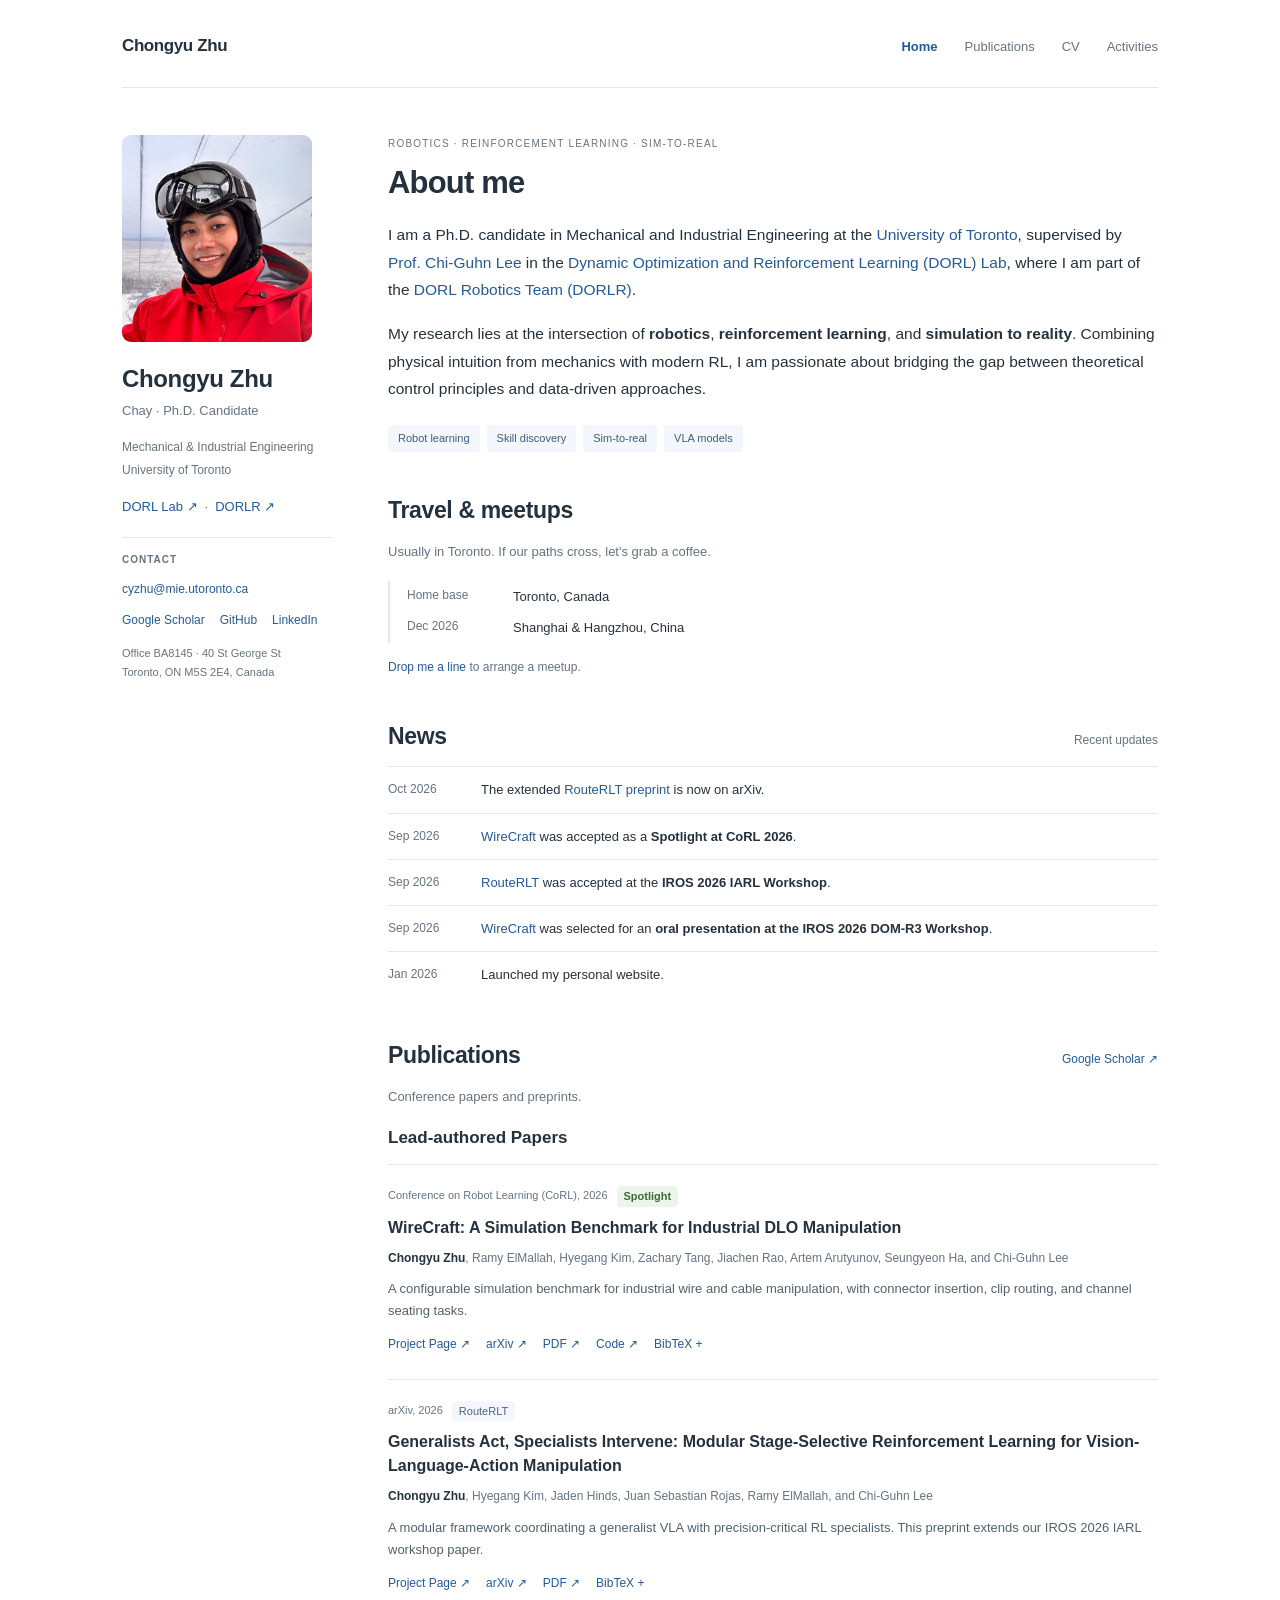
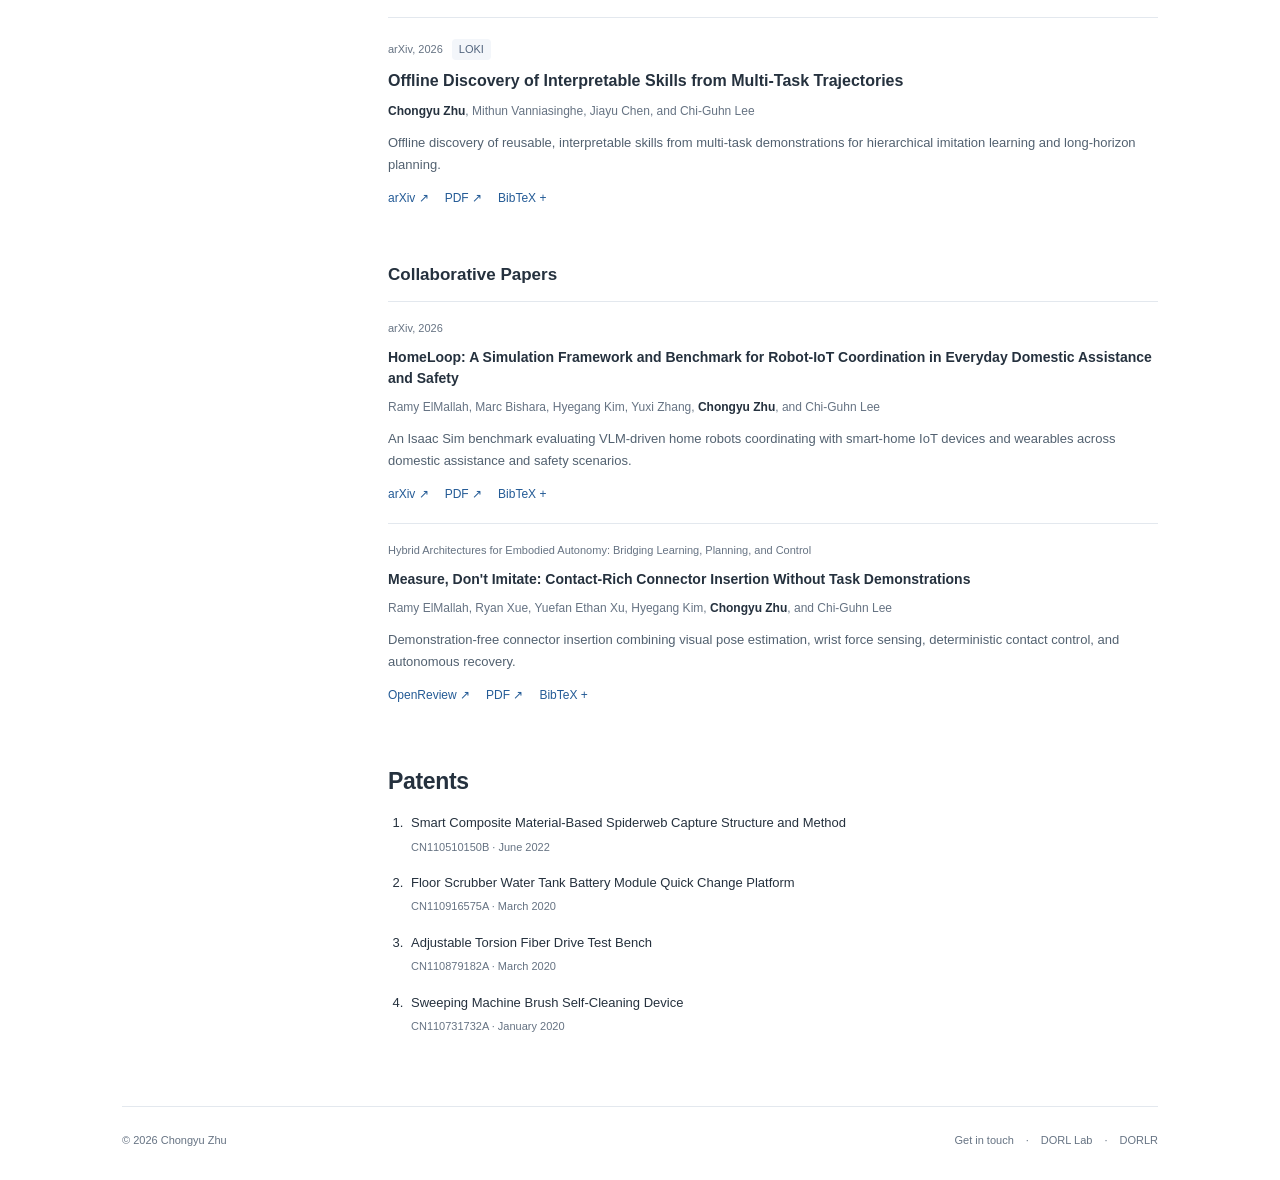
<file: index.html>
<!doctype html>
<html lang="en"><head><meta charset="utf-8"><meta name="viewport" content="width=device-width, initial-scale=1">
<title>Chongyu Zhu | Robotics &amp; Reinforcement Learning</title><meta name="description" content="Chongyu (Chay) Zhu is a Ph.D. candidate at the University of Toronto working on robotics, reinforcement learning, skill discovery, and sim-to-real.">
<link rel="canonical" href="https://chongyuzhu.com/"><meta name="theme-color" content="#ffffff">
<meta property="og:title" content="Chongyu Zhu | Robotics &amp; Reinforcement Learning"><meta property="og:description" content="Chongyu (Chay) Zhu is a Ph.D. candidate at the University of Toronto working on robotics, reinforcement learning, skill discovery, and sim-to-real."><meta property="og:type" content="website"><meta property="og:url" content="https://chongyuzhu.com/"><meta property="og:image" content="https://chongyuzhu.com/portrait-skiing.jpg">
<link rel="icon" href="favicon.svg" type="image/svg+xml"><link rel="stylesheet" href="style.css"><script src="site.js" defer></script>
</head><body><div class="site-wrap"><a class="skip-link" href="#main">Skip to content</a><header class="site-header"><a class="brand" href="./">Chongyu Zhu</a><nav aria-label="Main navigation"><a href="./" aria-current="page">Home</a><a href="./#publications">Publications</a><a href="cv.html">CV</a><a href="activities.html">Activities</a></nav></header><div class="home-grid"><aside class="profile" aria-label="Profile">
  <div class="portrait-frame"><img src="portrait-skiing.jpg" width="4032" height="3024" alt="Chongyu Zhu smiling in ski gear" fetchpriority="high"></div>
  <div class="profile-text"><h2>Chongyu Zhu</h2><p class="also">Chay · Ph.D. Candidate</p><p class="affiliation">Mechanical &amp; Industrial Engineering<br>University of Toronto</p>
  <p class="lab"><a href="https://dorl.mie.utoronto.ca/#people">DORL Lab <span aria-hidden="true">↗</span></a><span class="lab-dot" aria-hidden="true">·</span><a href="https://dorlr.github.io/">DORLR <span aria-hidden="true">↗</span></a></p>
  </div>
  <div id="contact" class="profile-contact" role="region" aria-label="Contact"><h3>Contact</h3><a class="profile-email" href="mailto:cyzhu@mie.utoronto.ca">cyzhu@mie.utoronto.ca</a>
  <div class="profile-links"><a href="https://scholar.google.com/citations?user=zNVa9VYAAAAJ&amp;hl=en">Google Scholar</a><a href="https://github.com/ChongyuZhu">GitHub</a><a href="https://www.linkedin.com/in/chongyuzhu/">LinkedIn</a></div>
  <address>Office BA8145 · 40 St George St<br>Toronto, ON M5S 2E4, Canada</address></div>
</aside><main id="main" class="home-content">
<section id="about" aria-labelledby="about-title"><p class="eyebrow">Robotics · Reinforcement Learning · Sim-to-Real</p><h1 id="about-title">About me</h1>
<p>I am a Ph.D. candidate in Mechanical and Industrial Engineering at the <a href="https://www.utoronto.ca/">University of Toronto</a>, supervised by <a href="https://cglee.mie.utoronto.ca/">Prof. Chi-Guhn Lee</a> in the <a href="https://dorl.mie.utoronto.ca/">Dynamic Optimization and Reinforcement Learning (DORL) Lab</a>, where I am part of the <a href="https://dorlr.github.io/">DORL Robotics Team (DORLR)</a>.</p>
<p>My research lies at the intersection of <strong>robotics</strong>, <strong>reinforcement learning</strong>, and <strong>simulation to reality</strong>. Combining physical intuition from mechanics with modern RL, I am passionate about bridging the gap between theoretical control principles and data-driven approaches.</p>
<div class="interest-tags" aria-label="Research interests"><span>Robot learning</span><span>Skill discovery</span><span>Sim-to-real</span><span>VLA models</span></div></section>
<section id="travel" aria-labelledby="travel-title"><h2 id="travel-title">Travel &amp; meetups</h2><p class="section-intro">Usually in Toronto. If our paths cross, let's grab a coffee.</p>
<dl class="travel-list"><div><dt>Home base</dt><dd>Toronto, Canada</dd></div><div><dt>Dec 2026</dt><dd>Shanghai &amp; Hangzhou, China</dd></div></dl>
<p class="travel-note"><a href="mailto:cyzhu@mie.utoronto.ca">Drop me a line</a> to arrange a meetup.</p></section>
<section id="news" aria-labelledby="news-title"><div class="section-title"><h2 id="news-title">News</h2><span class="section-label">Recent updates</span></div>
<ul class="news-list"><li><time datetime="2026-10">Oct 2026</time><p>The extended <a href="#routerlt">RouteRLT preprint</a> is now on arXiv.</p></li>
<li><time datetime="2026-09">Sep 2026</time><p><a href="#wirecraft">WireCraft</a> was accepted as a <strong>Spotlight at CoRL 2026</strong>.</p></li>
<li><time datetime="2026-09">Sep 2026</time><p><a href="#routerlt">RouteRLT</a> was accepted at the <strong>IROS 2026 IARL Workshop</strong>.</p></li>
<li><time datetime="2026-09">Sep 2026</time><p><a href="#wirecraft">WireCraft</a> was selected for an <strong>oral presentation at the IROS 2026 DOM-R3 Workshop</strong>.</p></li>
<li><time datetime="2026-01">Jan 2026</time><p>Launched my personal website.</p></li></ul></section>
<section id="publications" aria-labelledby="publications-title"><div class="section-title"><h2 id="publications-title">Publications</h2><a class="section-link" href="https://scholar.google.com/citations?user=zNVa9VYAAAAJ&amp;hl=en">Google Scholar <span aria-hidden="true">↗</span></a></div><p class="section-intro">Conference papers and preprints.</p><div class="publication-group" role="group" aria-labelledby="lead-papers-title"><h3 class="publication-group-title" id="lead-papers-title">Lead-authored Papers</h3><article class="publication" id="wirecraft">
      <div class="publication-meta"><span>Conference on Robot Learning (CoRL), 2026</span><span class="pub-badge spotlight">Spotlight</span></div>
      <h4 class="publication-title"><a href="https://arxiv.org/abs/2606.18097">WireCraft: A Simulation Benchmark for Industrial DLO Manipulation</a></h4>
      <p class="authors"><strong>Chongyu Zhu</strong>, Ramy ElMallah, Hyegang Kim, Zachary Tang, Jiachen Rao, Artem Arutyunov, Seungyeon Ha, and Chi-Guhn Lee</p><p class="paper-description">A configurable simulation benchmark for industrial wire and cable manipulation, with connector insertion, clip routing, and channel seating tasks.</p>
      <div class="paper-links"><a href="https://chongyuzhu.com/wirecraft/">Project Page <span aria-hidden="true">↗</span></a><a href="https://arxiv.org/abs/2606.18097">arXiv <span aria-hidden="true">↗</span></a><a href="https://arxiv.org/pdf/2606.18097">PDF <span aria-hidden="true">↗</span></a><a href="https://github.com/DORLR/WireCraft">Code <span aria-hidden="true">↗</span></a>
      <details class="citation"><summary>BibTeX</summary><pre><code>@misc{zhu2026wirecraft,
  title = {WireCraft: A Simulation Benchmark for Industrial DLO Manipulation},
  author = {Chongyu Zhu and Ramy ElMallah and Hyegang Kim and Zachary Tang and Jiachen Rao and Artem Arutyunov and Seungyeon Ha and Chi-Guhn Lee},
  year = {2026},
  eprint = {2606.18097},
  archivePrefix = {arXiv},
  primaryClass = {cs.RO},
  url = {https://arxiv.org/abs/2606.18097},
  note = {Accepted at CoRL 2026 (Spotlight)}
}</code></pre></details></div>
    </article><article class="publication" id="routerlt">
      <div class="publication-meta"><span>arXiv, 2026</span><span class="pub-badge ">RouteRLT</span></div>
      <h4 class="publication-title"><a href="https://arxiv.org/abs/2609.26467">Generalists Act, Specialists Intervene: Modular Stage-Selective Reinforcement Learning for Vision-Language-Action Manipulation</a></h4>
      <p class="authors"><strong>Chongyu Zhu</strong>, Hyegang Kim, Jaden Hinds, Juan Sebastian Rojas, Ramy ElMallah, and Chi-Guhn Lee</p><p class="paper-description">A modular framework coordinating a generalist VLA with precision-critical RL specialists. This preprint extends our IROS 2026 IARL workshop paper.</p>
      <div class="paper-links"><a href="https://chongyuzhu.com/routerlt/">Project Page <span aria-hidden="true">↗</span></a><a href="https://arxiv.org/abs/2609.26467">arXiv <span aria-hidden="true">↗</span></a><a href="https://arxiv.org/pdf/2609.26467">PDF <span aria-hidden="true">↗</span></a>
      <details class="citation"><summary>BibTeX</summary><pre><code>@misc{zhu2026routerlt,
  title = {Generalists Act, Specialists Intervene: Modular Stage-Selective Reinforcement Learning for Vision-Language-Action Manipulation},
  author = {Chongyu Zhu and Hyegang Kim and Jaden Hinds and Juan Sebastian Rojas and Ramy ElMallah and Chi-Guhn Lee},
  year = {2026},
  eprint = {2609.26467},
  archivePrefix = {arXiv},
  primaryClass = {cs.RO},
  url = {https://arxiv.org/abs/2609.26467},
  note = {Extended version of the paper accepted at the IROS 2026 International Workshop on Industrial Applications of Robot Learning (IARL)}
}</code></pre></details></div>
    </article><article class="publication" id="loki">
      <div class="publication-meta"><span>arXiv, 2026</span><span class="pub-badge ">LOKI</span></div>
      <h4 class="publication-title"><a href="https://arxiv.org/abs/2602.01018">Offline Discovery of Interpretable Skills from Multi-Task Trajectories</a></h4>
      <p class="authors"><strong>Chongyu Zhu</strong>, Mithun Vanniasinghe, Jiayu Chen, and Chi-Guhn Lee</p><p class="paper-description">Offline discovery of reusable, interpretable skills from multi-task demonstrations for hierarchical imitation learning and long-horizon planning.</p>
      <div class="paper-links"><a href="https://arxiv.org/abs/2602.01018">arXiv <span aria-hidden="true">↗</span></a><a href="https://arxiv.org/pdf/2602.01018">PDF <span aria-hidden="true">↗</span></a>
      <details class="citation"><summary>BibTeX</summary><pre><code>@misc{zhu2026loki,
  title = {Offline Discovery of Interpretable Skills from Multi-Task Trajectories},
  author = {Chongyu Zhu and Mithun Vanniasinghe and Jiayu Chen and Chi-Guhn Lee},
  year = {2026},
  eprint = {2602.01018},
  archivePrefix = {arXiv},
  primaryClass = {cs.RO},
  url = {https://arxiv.org/abs/2602.01018}
}</code></pre></details></div>
    </article></div><div class="publication-group" role="group" aria-labelledby="collaborative-papers-title"><h3 class="publication-group-title" id="collaborative-papers-title">Collaborative Papers</h3><article class="publication publication--collaborative" id="homeloop">
      <div class="publication-meta"><span>arXiv, 2026</span></div>
      <h4 class="publication-title"><a href="https://arxiv.org/abs/2611.08914">HomeLoop: A Simulation Framework and Benchmark for Robot-IoT Coordination in Everyday Domestic Assistance and Safety</a></h4>
      <p class="authors">Ramy ElMallah, Marc Bishara, Hyegang Kim, Yuxi Zhang, <strong>Chongyu Zhu</strong>, and Chi-Guhn Lee</p><p class="paper-description">An Isaac Sim benchmark evaluating VLM-driven home robots coordinating with smart-home IoT devices and wearables across domestic assistance and safety scenarios.</p>
      <div class="paper-links"><a href="https://arxiv.org/abs/2611.08914">arXiv <span aria-hidden="true">↗</span></a><a href="https://arxiv.org/pdf/2611.08914">PDF <span aria-hidden="true">↗</span></a>
      <details class="citation"><summary>BibTeX</summary><pre><code>@misc{elmallah2026homeloop,
  title = {HomeLoop: A Simulation Framework and Benchmark for Robot-IoT Coordination in Everyday Domestic Assistance and Safety},
  author = {Ramy ElMallah and Marc Bishara and Hyegang Kim and Yuxi Zhang and Chongyu Zhu and Chi-Guhn Lee},
  year = {2026},
  eprint = {2611.08914},
  archivePrefix = {arXiv},
  primaryClass = {cs.RO},
  url = {https://arxiv.org/abs/2611.08914}
}</code></pre></details></div>
    </article><article class="publication publication--collaborative" id="measure-dont-imitate">
      <div class="publication-meta"><span>Hybrid Architectures for Embodied Autonomy: Bridging Learning, Planning, and Control</span></div>
      <h4 class="publication-title"><a href="https://openreview.net/forum?id=7MxKHOoMVz">Measure, Don&#x27;t Imitate: Contact-Rich Connector Insertion Without Task Demonstrations</a></h4>
      <p class="authors">Ramy ElMallah, Ryan Xue, Yuefan Ethan Xu, Hyegang Kim, <strong>Chongyu Zhu</strong>, and Chi-Guhn Lee</p><p class="paper-description">Demonstration-free connector insertion combining visual pose estimation, wrist force sensing, deterministic contact control, and autonomous recovery.</p>
      <div class="paper-links"><a href="https://openreview.net/forum?id=7MxKHOoMVz">OpenReview <span aria-hidden="true">↗</span></a><a href="https://openreview.net/pdf?id=7MxKHOoMVz">PDF <span aria-hidden="true">↗</span></a>
      <details class="citation"><summary>BibTeX</summary><pre><code>@inproceedings{elmallahMeasureDontImitate,
  title = {Measure, Don&#x27;t Imitate: Contact-Rich Connector Insertion Without Task Demonstrations},
  author = {Ramy ElMallah and Ryan Xue and Yuefan Ethan Xu and Hyegang Kim and Chongyu Zhu and Chi-Guhn Lee},
  booktitle = {Hybrid Architectures for Embodied Autonomy: Bridging Learning, Planning, and Control},
  url = {https://openreview.net/forum?id=7MxKHOoMVz}
}</code></pre></details></div>
    </article></div></section>
<section id="patents" aria-labelledby="patents-title"><h2 id="patents-title">Patents</h2><ol class="patent-list"><li><a href="https://patents.google.com/patent/CN110510150B/en">Smart Composite Material-Based Spiderweb Capture Structure and Method</a><span class="patent-meta">CN110510150B · June 2022</span></li><li><a href="https://patents.google.com/patent/CN110916575A/en">Floor Scrubber Water Tank Battery Module Quick Change Platform</a><span class="patent-meta">CN110916575A · March 2020</span></li><li><a href="https://patents.google.com/patent/CN110879182A/en">Adjustable Torsion Fiber Drive Test Bench</a><span class="patent-meta">CN110879182A · March 2020</span></li><li><a href="https://patents.google.com/patent/CN110731732A/en">Sweeping Machine Brush Self-Cleaning Device</a><span class="patent-meta">CN110731732A · January 2020</span></li></ol></section>
</main></div><footer class="site-footer"><span>© 2026 Chongyu Zhu</span><span><a href="./#contact">Get in touch</a><span class="footer-dot" aria-hidden="true">·</span><a href="https://dorl.mie.utoronto.ca/">DORL Lab</a><span class="footer-dot" aria-hidden="true">·</span><a href="https://dorlr.github.io/">DORLR</a></span></footer></div></body></html>
</file>
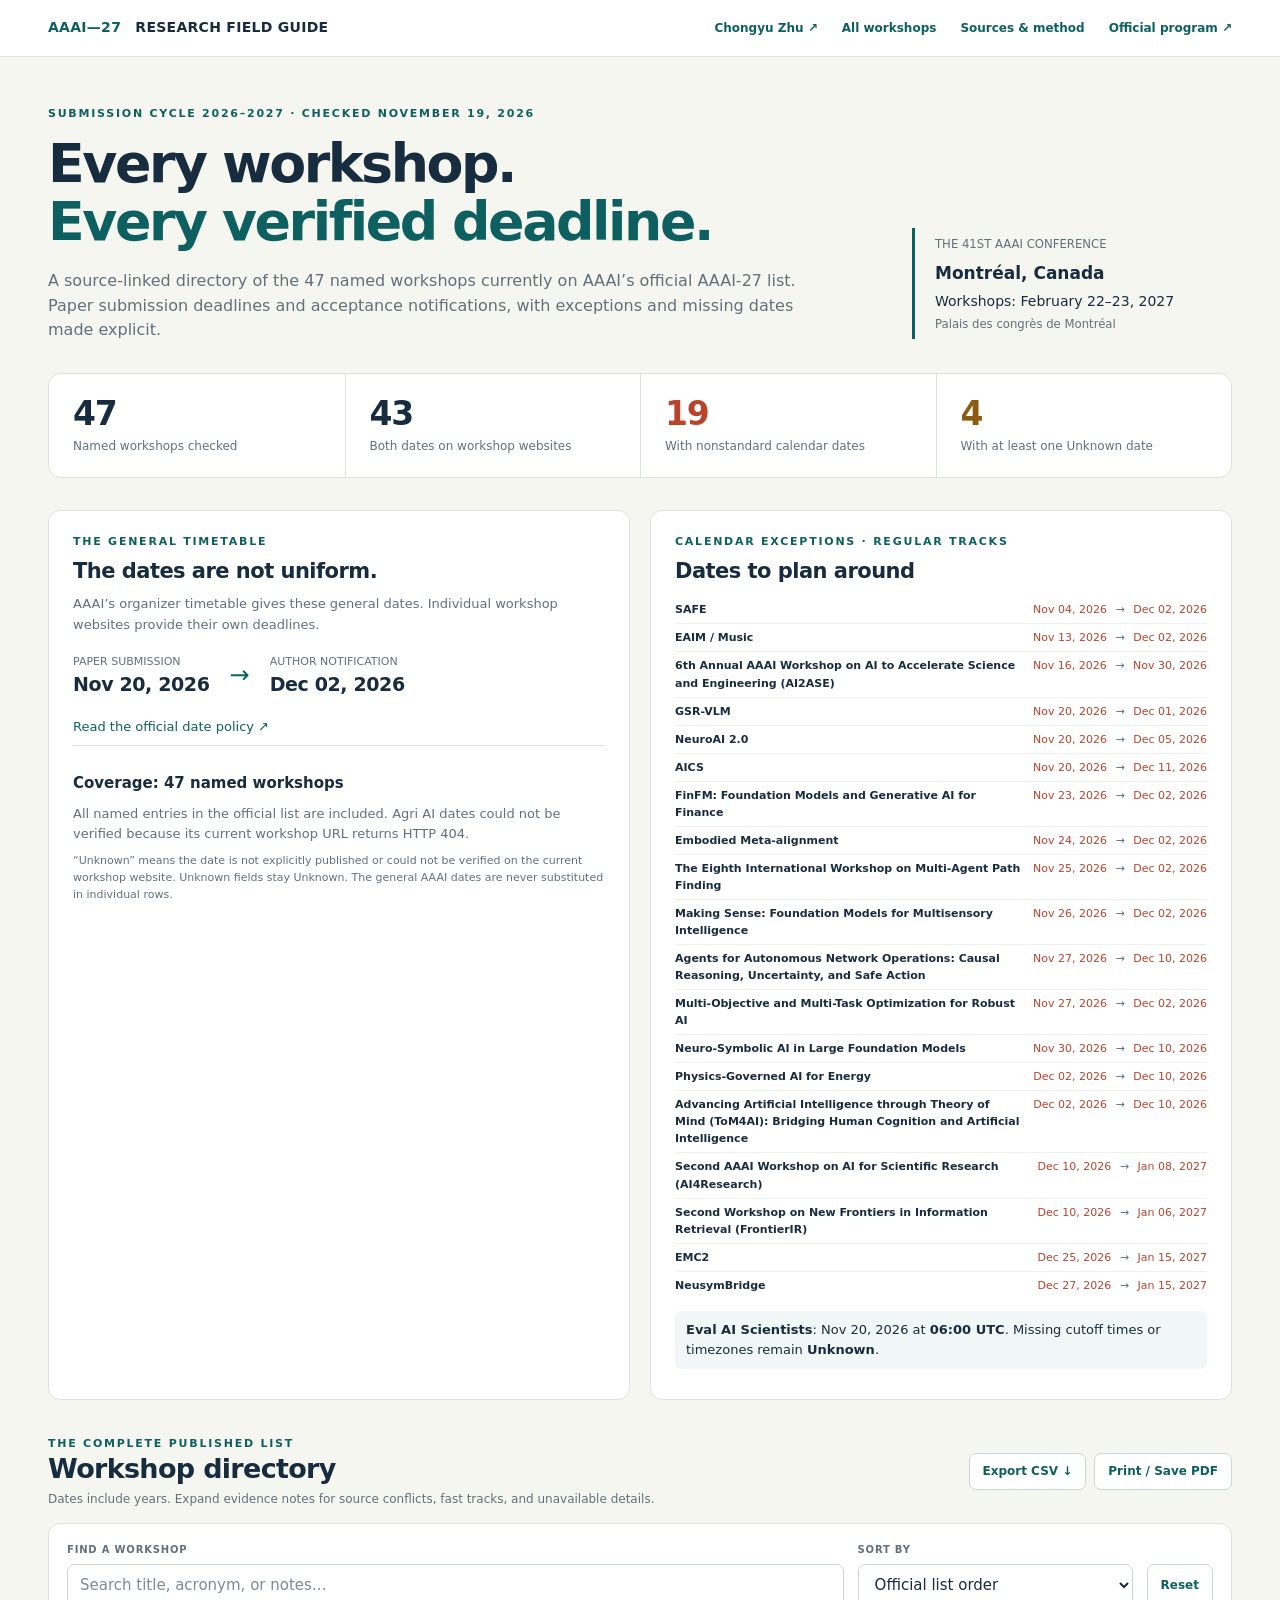
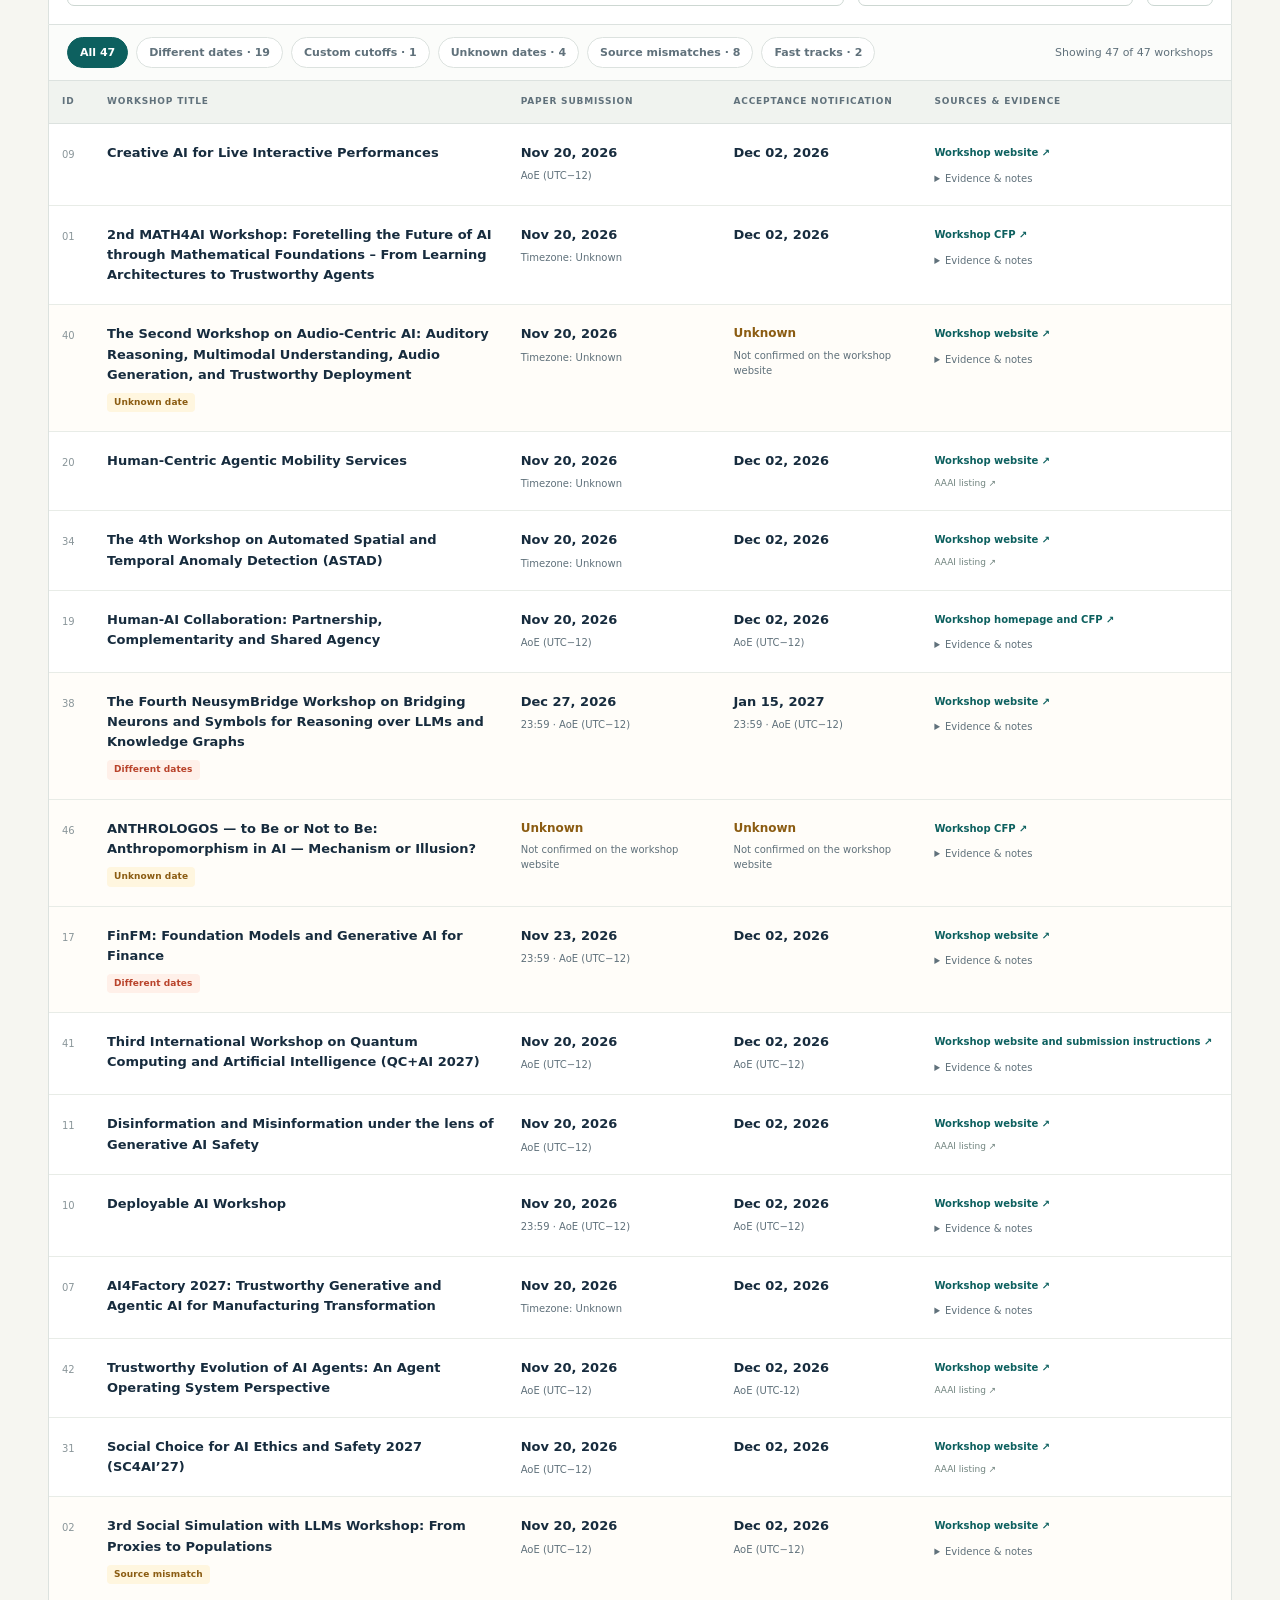
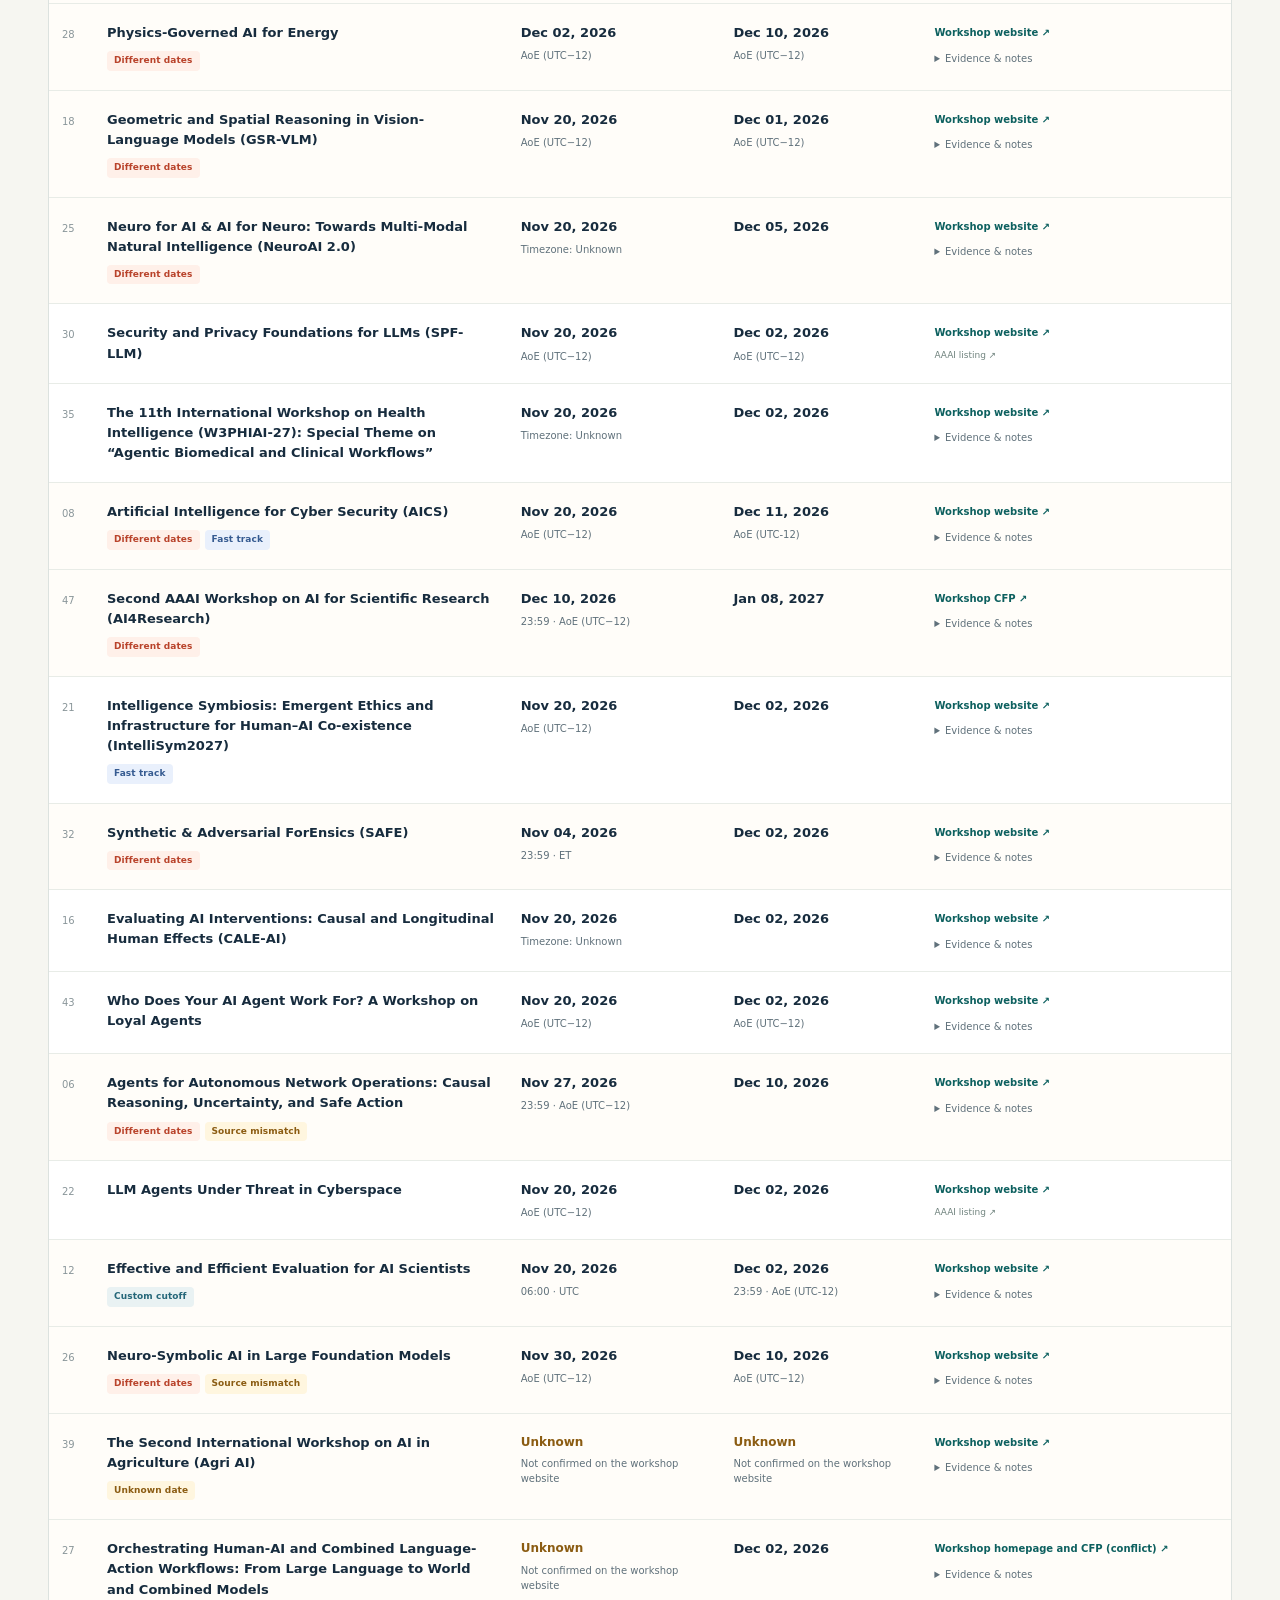
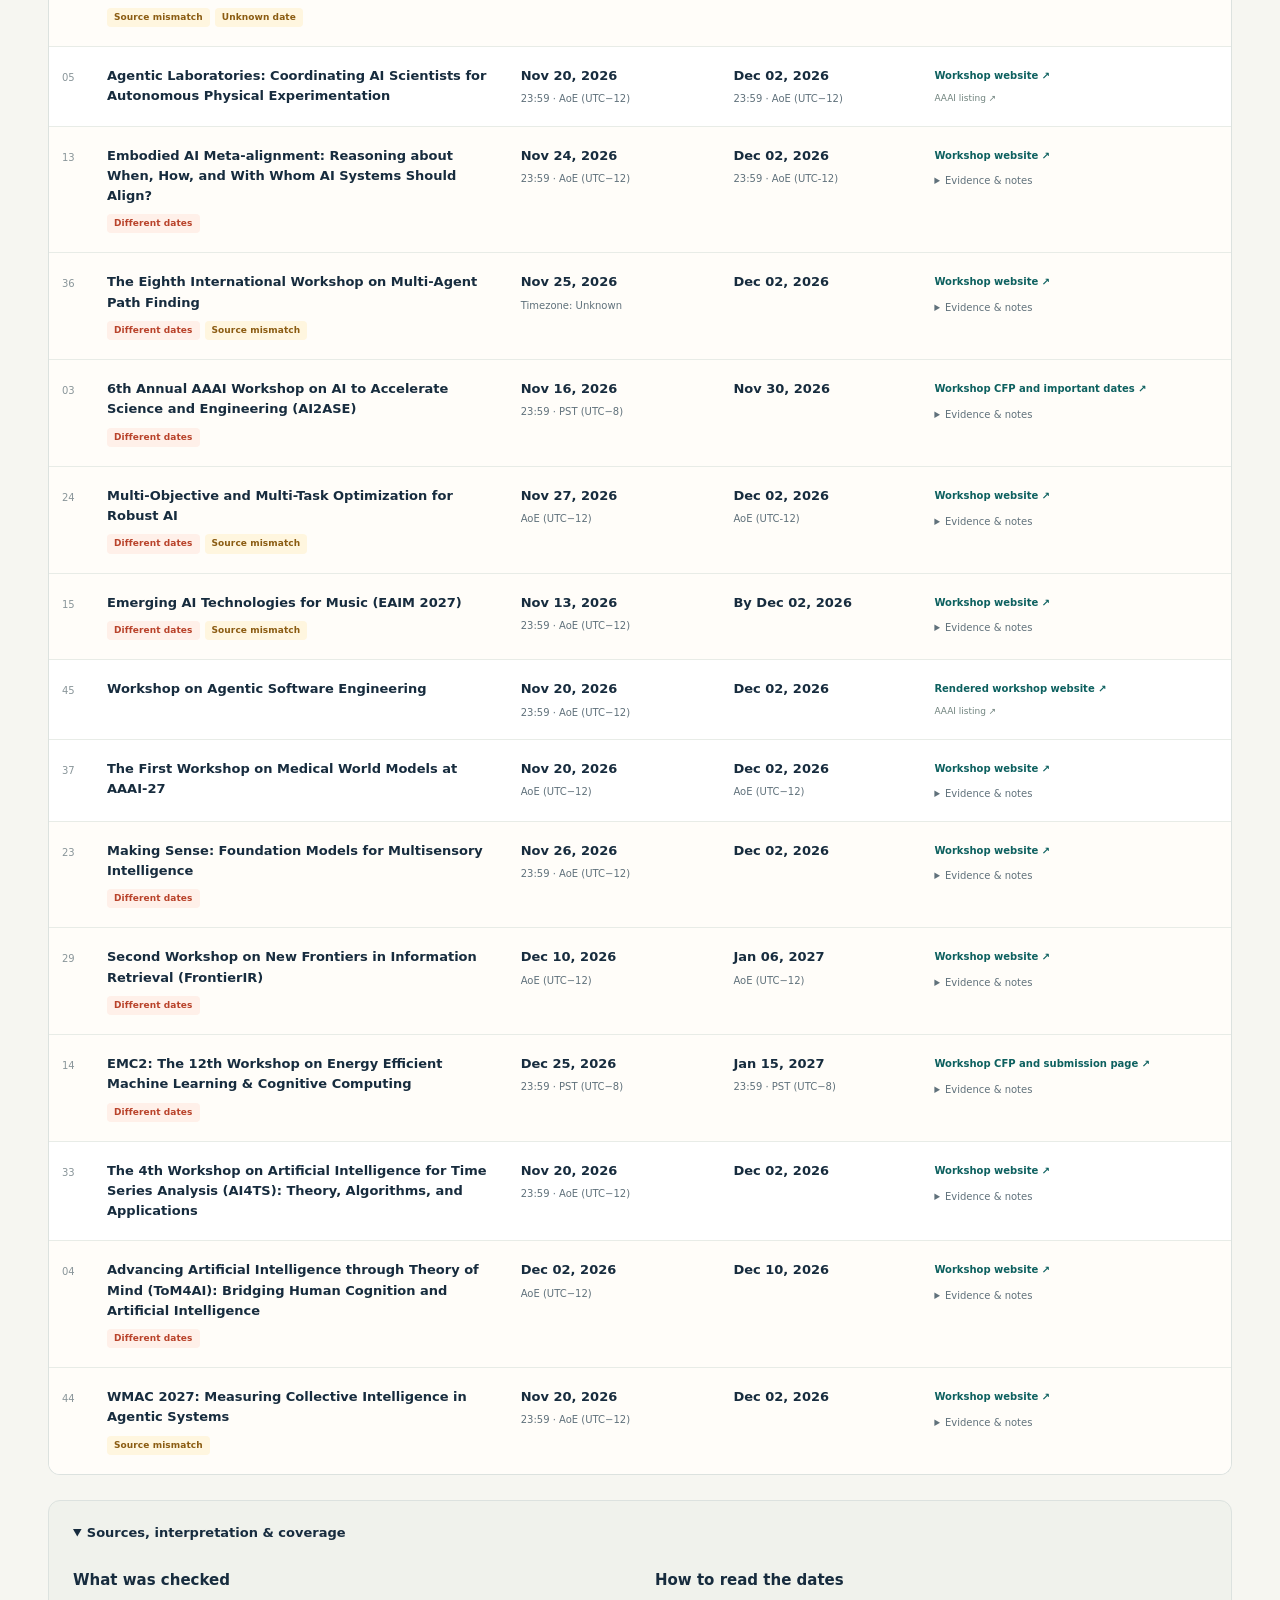
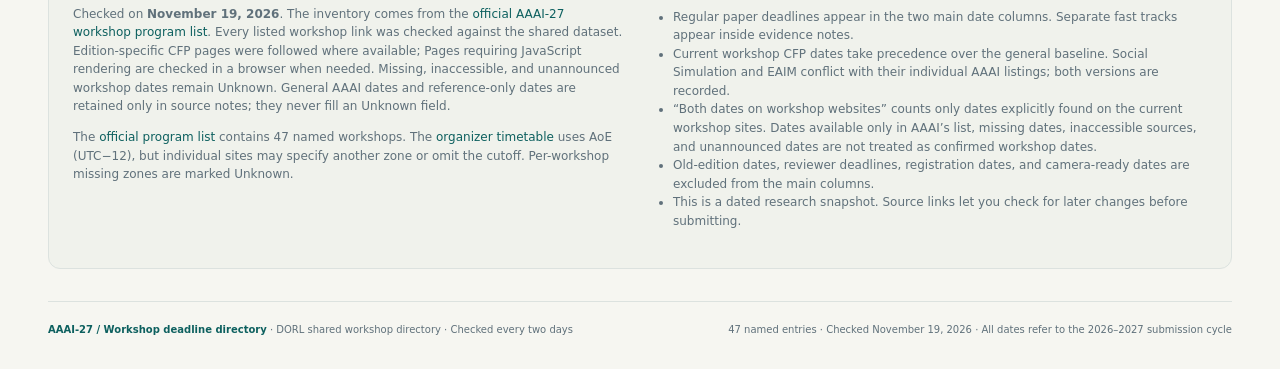
<file: dorl/27AAAIworkshop/index.html>
<!doctype html>
<html lang="en"><head><meta charset="utf-8"><meta name="viewport" content="width=device-width,initial-scale=1">
<meta name="description" content="All 47 named AAAI-27 workshops currently listed by AAAI, with paper submission deadlines, decision dates, source links, and discrepancies. Checked November 19, 2026.">
<meta name="robots" content="noindex, nofollow, noarchive"><meta name="referrer" content="no-referrer">
<link rel="canonical" href="https://chongyuzhu.com/dorl/27AAAIworkshop/"><title>AAAI-27 Workshop Deadlines | November 19, 2026</title>
<style>
:root{--ink:#172c3e;--muted:#60717b;--bg:#f6f6f1;--paper:#fff;--line:#dce2df;--teal:#0d605f;--teal-light:#e7f2ee;--coral:#b9432b;--coral-light:#fff0e9;--gold:#8b5c12;--gold-light:#fff6df;--blue-light:#e9f0fc;--blue:#365b91}
*{box-sizing:border-box}html{scroll-behavior:smooth}body{margin:0;color:var(--ink);background:var(--bg);font:15px/1.55 system-ui,-apple-system,"Segoe UI",sans-serif}a{color:var(--teal);text-decoration:none}a:hover{text-decoration:underline}button,input,select{font:inherit}button,a,input,select,summary{outline-offset:4px}button:focus-visible,a:focus-visible,input:focus-visible,select:focus-visible,summary:focus-visible{outline:3px solid #ca6b38}button{cursor:pointer}.wrap{max-width:1536px;margin:auto;padding:0 48px}.topbar{border-bottom:1px solid var(--line);background:var(--paper)}.topinner{display:flex;justify-content:space-between;gap:20px;align-items:center;padding-top:17px;padding-bottom:17px}.brand{font-weight:750;letter-spacing:.02em;font-size:14px}.brand span{color:var(--teal);margin-right:9px}.toplinks{display:flex;gap:24px;font-size:12px;font-weight:650}.hero{padding-top:48px;padding-bottom:32px}.eyebrow{font-size:11px;letter-spacing:.16em;font-weight:750;text-transform:uppercase;color:var(--teal)}.hero-layout{display:grid;grid-template-columns:minmax(0,1fr) 320px;gap:48px;align-items:end}h1{font-size:clamp(36px,4.2vw,62px);line-height:1.08;letter-spacing:-.045em;font-weight:750;margin:13px 0 18px}h1 span{color:var(--teal)}.dek{max-width:770px;font-size:16px;color:var(--muted);margin:0}.event{border-left:3px solid var(--teal);padding:5px 0 5px 20px;margin-bottom:4px;font-size:14px}.event strong{display:block;font-size:17px;margin:5px 0}.event small{color:var(--muted)}.stats{display:grid;grid-template-columns:repeat(4,1fr);gap:0;background:var(--paper);border:1px solid var(--line);border-radius:13px;overflow:hidden;margin-top:30px}.stat{padding:20px 24px}.stat+.stat{border-left:1px solid var(--line)}.stat strong{font-size:33px;line-height:1.2;display:block;font-variant-numeric:tabular-nums;letter-spacing:-.04em}.stat span{font-size:12px;color:var(--muted)}.stat:nth-child(3) strong{color:var(--coral)}.stat:nth-child(4) strong{color:var(--gold)}.intro-grid{display:grid;grid-template-columns:1fr 1fr;gap:20px;margin-bottom:28px}.panel{background:var(--paper);border:1px solid var(--line);padding:22px 24px;border-radius:12px}h2{font-size:21px;letter-spacing:-.025em;line-height:1.25;margin:0 0 10px}h3{font-size:15px;margin:14px 0 5px}.panel p{margin:8px 0;font-size:13px;color:var(--muted)}.baseline{display:flex;align-items:center;gap:20px;margin:18px 0}.baseline-item{font-size:11px;color:var(--muted)}.baseline-item strong{display:block;color:var(--ink);font-size:19px;letter-spacing:-.02em}.arrow{color:var(--teal);font-size:24px}.scope{border-top:1px solid var(--line);padding-top:12px}.tiny{font-size:11px!important}.exception-list{display:grid;grid-template-columns:1fr;gap:0;margin-top:12px}.exception-item{display:flex;justify-content:space-between;gap:12px;font-size:11px;padding:5px 0;border-bottom:1px solid #eef0ed}.exception-item:last-child{border:0}.exception-item>span:first-child{font-weight:650;color:var(--ink)}.exception-item>span:last-child{white-space:nowrap;color:var(--coral);font-variant-numeric:tabular-nums}.exception-item b{font-weight:400;padding:0 5px;color:var(--muted)}.cutoff-note{margin-top:12px!important;color:var(--ink)!important;background:#f1f6f6;padding:9px 11px;border-radius:6px}.sectionhead{display:flex;justify-content:space-between;align-items:center;gap:20px;margin:35px 0 15px}.sectionhead h2{font-size:27px;margin:0}.sectionhead p{font-size:12px;color:var(--muted);margin:4px 0 0}.actions{display:flex;gap:8px}.btn{border:1px solid #cbd7d2;background:var(--paper);padding:8px 13px;border-radius:7px;color:var(--teal);font-size:12px;font-weight:650}.btn:hover{background:var(--teal-light)}.toolbar{display:flex;align-items:end;gap:14px;padding:18px;background:var(--paper);border:1px solid var(--line);border-radius:12px 12px 0 0}.control{display:flex;flex-direction:column;gap:6px;min-width:180px}.control label{font-size:10px;text-transform:uppercase;letter-spacing:.08em;color:var(--muted);font-weight:750}.search{flex:1}.control input,.control select{height:42px;border:1px solid #cdd7d2;border-radius:7px;padding:8px 12px;background:#fff;color:var(--ink);min-width:0;width:100%}.control input::placeholder{color:#7d8a8f}.filters{display:flex;flex-wrap:wrap;gap:8px;background:#fbfcfa;border:1px solid var(--line);border-top:0;padding:12px 18px;align-items:center}.chip{border:1px solid var(--line);background:var(--paper);padding:6px 12px;border-radius:20px;font-size:11px;color:var(--muted);font-weight:650}.chip[aria-pressed="true"]{background:var(--teal);border-color:var(--teal);color:#fff}.results{font-size:11px;color:var(--muted);margin-left:auto}.tablebox{border:1px solid var(--line);border-top:0;border-radius:0 0 12px 12px;background:var(--paper);overflow-x:auto}table{border-collapse:collapse;width:100%;table-layout:fixed;min-width:1050px}col.idcol{width:45px}col.titlecol{width:35%}col.subcol{width:18%}col.notcol{width:17%}th{text-align:left;text-transform:uppercase;font-size:9px;letter-spacing:.09em;color:var(--muted);font-weight:750;background:#f0f3ef;padding:14px 13px;border-bottom:1px solid var(--line)}td{padding:19px 13px;vertical-align:top;border-bottom:1px solid #e8ece7;font-size:12px}tr:last-child td{border-bottom:0}tbody tr:hover{background:#fafcf9}tr.attention-row{background:#fffdf9}tr.spotlight{background:#e9f4ef!important;box-shadow:inset 4px 0 0 var(--teal)}.num{font-size:10px;color:#8a969a;font-variant-numeric:tabular-nums;padding-top:23px}.workshop-title{font-size:13px;font-weight:650;line-height:1.55;color:var(--ink);display:block}.badges{display:flex;flex-wrap:wrap;gap:5px;margin-top:8px}.badges:empty{display:none}.badge{display:inline-block;font-size:9px;line-height:1.5;letter-spacing:.01em;font-weight:700;padding:3px 7px;border-radius:4px;background:var(--teal-light);color:var(--teal)}.exception{background:var(--coral-light);color:var(--coral)}.warning{background:var(--gold-light);color:var(--gold)}.fast{background:var(--blue-light);color:var(--blue)}.timebadge{background:#e9f2f3;color:#256779}.date{font-weight:700;font-size:13px;font-variant-numeric:tabular-nums;white-space:nowrap;display:block}.unknown{color:var(--gold);font-size:12px}.sub{display:block;color:var(--muted);font-size:10px;line-height:1.5;margin-top:5px}.unconfirmed{font-size:9px;color:var(--gold)}.sourcecell>a{font-size:10px;font-weight:700}.mutedlink{color:#71847f;font-size:9px}details{margin-top:9px}summary{cursor:pointer;font-size:10px;color:var(--muted)}.detailbody{font-size:10px;color:#566870;line-height:1.65}.detailbody p{margin:8px 0}.detailbody .evidence-links{font-size:9px}.track{margin:10px 0;padding:9px;border:1px solid #dce5ed;border-radius:6px;background:#f6f8fc}.track strong{color:var(--blue);display:block;font-size:10px}.track>span{display:block;margin-top:6px}.empty{display:none;text-align:center;padding:40px;color:var(--muted)}.methodology{margin-top:25px;padding:22px 24px;border:1px solid var(--line);background:#f0f2ec;border-radius:12px}.methodology>summary{font-size:13px;font-weight:700;color:var(--ink)}.methodgrid{display:grid;grid-template-columns:1fr 1fr;gap:30px;margin-top:12px}.methodgrid p,.methodgrid li{font-size:12px;color:var(--muted)}.methodgrid ul{padding-left:18px}.footer{display:flex;justify-content:space-between;gap:20px;border-top:1px solid var(--line);padding-top:20px;padding-bottom:32px;margin-top:32px;color:var(--muted);font-size:10px}.footer strong{color:var(--teal)}.noscript{padding:12px;color:var(--gold);background:var(--gold-light);font-size:12px}[hidden]{display:none!important}
@media(min-width:1600px){.wrap{padding-left:60px;padding-right:60px}}@media(max-width:1000px){.wrap{padding:0 24px}.hero{padding-top:34px}.hero-layout{grid-template-columns:1fr;gap:20px}.event{margin:0;font-size:12px}.event strong{font-size:14px}.intro-grid{grid-template-columns:1fr}.stat{padding:17px}.toolbar{flex-wrap:wrap}.search{flex-basis:100%}.control{flex:1}.toplinks{gap:14px}.sectionhead{align-items:start}.exception-item{font-size:12px}.methodgrid{grid-template-columns:1fr;gap:8px}}@media(max-width:580px){.wrap{padding:0 16px}.toplinks a:first-child{display:none}.topinner{gap:10px}.brand{font-size:12px}.toplinks{font-size:10px}.stats{grid-template-columns:1fr 1fr}.stat:nth-child(3){border-left:0;border-top:1px solid var(--line)}.stat:nth-child(4){border-top:1px solid var(--line)}.stat strong{font-size:28px}.stat span{font-size:11px}.panel{padding:20px 16px}.exception-item{font-size:10px}.exception-item>span:last-child{font-size:9px}.sectionhead{flex-direction:column;gap:12px}.control{min-width:130px}.results{width:100%;margin-top:3px}.footer{flex-direction:column;gap:7px}.dek{font-size:14px}.methodology{padding:18px 16px}}
@media print{body{background:white;font-size:10px}.wrap{max-width:none;padding:0}.topbar,.toolbar,.filters,.actions,.toplinks,.exception-list{display:none}.hero{padding:0 0 12px}h1{font-size:28px}.hero-layout{grid-template-columns:1fr 220px;gap:20px}.event{font-size:10px}.event strong{font-size:12px}.stats{margin-top:15px}.stat{padding:9px 12px}.stat strong{font-size:22px}.intro-grid{display:block}.intro-grid .panel{margin-top:8px;padding:12px}.intro-grid .panel:last-child{display:none}.sectionhead{margin:15px 0 8px}.tablebox{overflow:visible;border:0}table{min-width:0;font-size:8px;table-layout:fixed}col.idcol{width:25px}col.titlecol{width:33%}col.subcol{width:18%}col.notcol{width:17%}td,th{padding:8px 5px;font-size:8px}.workshop-title,.date{font-size:9px;white-space:normal}.sub,.sourcecell>a{font-size:8px}.num{padding-top:9px;font-size:8px}.badge{font-size:7px;padding:1px 3px}.badges{gap:3px;margin-top:4px}tr{break-inside:avoid}thead{display:table-header-group}.methodology{display:none}details:not(.methodology){display:block}details>summary{display:none}.detailbody{font-size:8px}.track strong{font-size:8px}.footer{padding-bottom:0}a{color:inherit} @page{size:A4 landscape;margin:12mm}}
</style></head><body>
<div class="topbar"><div class="wrap topinner"><div class="brand"><span>AAAI—27</span> RESEARCH FIELD GUIDE</div><nav class="toplinks" aria-label="Primary"><a href="/">Chongyu Zhu ↗</a><a href="#workshops">All workshops</a><a href="#methodology">Sources & method</a><a href="https://aaai.org/conference/aaai/aaai-27/aaai-27-workshop-program/" target="_blank" rel="noopener noreferrer">Official program ↗</a></nav></div></div>
<main class="wrap">
<header class="hero"><div class="hero-layout"><div><div class="eyebrow">Submission cycle 2026–2027 · Checked November 19, 2026</div><h1>Every workshop.<br><span>Every verified deadline.</span></h1><p class="dek">A source-linked directory of the 47 named workshops currently on AAAI’s official AAAI-27 list. Paper submission deadlines and acceptance notifications, with exceptions and missing dates made explicit.</p></div><div class="event"><small>THE 41ST AAAI CONFERENCE</small><strong>Montréal, Canada</strong>Workshops: February 22–23, 2027<br><small>Palais des congrès de Montréal</small></div></div>
<div class="stats" aria-label="Coverage statistics"><div class="stat"><strong>47</strong><span>Named workshops checked</span></div><div class="stat"><strong>43</strong><span>Both dates on workshop websites</span></div><div class="stat"><strong>19</strong><span>With nonstandard calendar dates</span></div><div class="stat"><strong>4</strong><span>With at least one Unknown date</span></div></div></header>
<section class="intro-grid" aria-label="Deadline findings"><div class="panel"><div class="eyebrow">The general timetable</div><h2 style="margin-top:8px">The dates are not uniform.</h2><p>AAAI’s organizer timetable gives these general dates. Individual workshop websites provide their own deadlines.</p><div class="baseline"><div class="baseline-item">PAPER SUBMISSION<strong>Nov 20, 2026</strong></div><div class="arrow">→</div><div class="baseline-item">AUTHOR NOTIFICATION<strong>Dec 02, 2026</strong></div></div><p><a href="https://aaai.org/conference/aaai/aaai-27/workshops-call/" target="_blank" rel="noopener noreferrer">Read the official date policy ↗</a></p><div class="scope"><h3>Coverage: 47 named workshops</h3><p>All named entries in the official list are included. Agri AI dates could not be verified because its current workshop URL returns HTTP 404.</p><p class="tiny">“Unknown” means the date is not explicitly published or could not be verified on the current workshop website. Unknown fields stay Unknown. The general AAAI dates are never substituted in individual rows.</p></div></div>
<div class="panel"><div class="eyebrow">Calendar exceptions · Regular tracks</div><h2 style="margin-top:8px">Dates to plan around</h2><div class="exception-list"><a href="#workshops" class="exception-item" data-focus="32"><span>SAFE</span><span>Nov 04, 2026 <b>→</b> Dec 02, 2026</span></a><a href="#workshops" class="exception-item" data-focus="15"><span>EAIM / Music</span><span>Nov 13, 2026 <b>→</b> Dec 02, 2026</span></a><a href="#workshops" class="exception-item" data-focus="3"><span>6th Annual AAAI Workshop on AI to Accelerate Science and Engineering (AI2ASE)</span><span>Nov 16, 2026 <b>→</b> Nov 30, 2026</span></a><a href="#workshops" class="exception-item" data-focus="18"><span>GSR-VLM</span><span>Nov 20, 2026 <b>→</b> Dec 01, 2026</span></a><a href="#workshops" class="exception-item" data-focus="25"><span>NeuroAI 2.0</span><span>Nov 20, 2026 <b>→</b> Dec 05, 2026</span></a><a href="#workshops" class="exception-item" data-focus="8"><span>AICS</span><span>Nov 20, 2026 <b>→</b> Dec 11, 2026</span></a><a href="#workshops" class="exception-item" data-focus="17"><span>FinFM: Foundation Models and Generative AI for Finance</span><span>Nov 23, 2026 <b>→</b> Dec 02, 2026</span></a><a href="#workshops" class="exception-item" data-focus="13"><span>Embodied Meta-alignment</span><span>Nov 24, 2026 <b>→</b> Dec 02, 2026</span></a><a href="#workshops" class="exception-item" data-focus="36"><span>The Eighth International Workshop on Multi-Agent Path Finding</span><span>Nov 25, 2026 <b>→</b> Dec 02, 2026</span></a><a href="#workshops" class="exception-item" data-focus="23"><span>Making Sense: Foundation Models for Multisensory Intelligence</span><span>Nov 26, 2026 <b>→</b> Dec 02, 2026</span></a><a href="#workshops" class="exception-item" data-focus="6"><span>Agents for Autonomous Network Operations: Causal Reasoning, Uncertainty, and Safe Action</span><span>Nov 27, 2026 <b>→</b> Dec 10, 2026</span></a><a href="#workshops" class="exception-item" data-focus="24"><span>Multi-Objective and Multi-Task Optimization for Robust AI</span><span>Nov 27, 2026 <b>→</b> Dec 02, 2026</span></a><a href="#workshops" class="exception-item" data-focus="26"><span>Neuro-Symbolic AI in Large Foundation Models</span><span>Nov 30, 2026 <b>→</b> Dec 10, 2026</span></a><a href="#workshops" class="exception-item" data-focus="28"><span>Physics-Governed AI for Energy</span><span>Dec 02, 2026 <b>→</b> Dec 10, 2026</span></a><a href="#workshops" class="exception-item" data-focus="4"><span>Advancing Artificial Intelligence through Theory of Mind (ToM4AI): Bridging Human Cognition and Artificial Intelligence</span><span>Dec 02, 2026 <b>→</b> Dec 10, 2026</span></a><a href="#workshops" class="exception-item" data-focus="47"><span>Second AAAI Workshop on AI for Scientific Research (AI4Research)</span><span>Dec 10, 2026 <b>→</b> Jan 08, 2027</span></a><a href="#workshops" class="exception-item" data-focus="29"><span>Second Workshop on New Frontiers in Information Retrieval (FrontierIR)</span><span>Dec 10, 2026 <b>→</b> Jan 06, 2027</span></a><a href="#workshops" class="exception-item" data-focus="14"><span>EMC2</span><span>Dec 25, 2026 <b>→</b> Jan 15, 2027</span></a><a href="#workshops" class="exception-item" data-focus="38"><span>NeusymBridge</span><span>Dec 27, 2026 <b>→</b> Jan 15, 2027</span></a></div><p class="cutoff-note"><strong>Eval AI Scientists</strong>: Nov 20, 2026 at <strong>06:00 UTC</strong>. Missing cutoff times or timezones remain <strong>Unknown</strong>.</p></div></section>
<section id="workshops" aria-labelledby="directory-title"><div class="sectionhead"><div><div class="eyebrow">THE COMPLETE PUBLISHED LIST</div><h2 id="directory-title">Workshop directory</h2><p>Dates include years. Expand evidence notes for source conflicts, fast tracks, and unavailable details.</p></div><div class="actions"><button class="btn" id="csvButton" type="button">Export CSV ↓</button><button class="btn" id="printButton" type="button">Print / Save PDF</button></div></div>
<noscript><div class="noscript">All 47 workshops are available below. Enable JavaScript to use search, filters, sorting, and CSV export.</div></noscript>
<div class="toolbar"><div class="control search"><label for="search">Find a workshop</label><input id="search" type="search" placeholder="Search title, acronym, or notes…" autocomplete="off"></div><div class="control"><label for="sort">Sort by</label><select id="sort"><option value="official">Official list order</option><option value="submission">Submission date · earliest first</option><option value="notification">Notification date · earliest first</option><option value="title">Title · A–Z</option></select></div><button class="btn" id="resetButton" type="button" style="height:42px">Reset</button></div>
<div class="filters" role="group" aria-label="Filter workshops"><button type="button" class="chip" data-filter="all" aria-pressed="true">All 47</button><button type="button" class="chip" data-filter="exception" aria-pressed="false">Different dates · 19</button><button type="button" class="chip" data-filter="time" aria-pressed="false">Custom cutoffs · 1</button><button type="button" class="chip" data-filter="incomplete" aria-pressed="false">Unknown dates · 4</button><button type="button" class="chip" data-filter="conflict" aria-pressed="false">Source mismatches · 8</button><button type="button" class="chip" data-filter="fasttrack" aria-pressed="false">Fast tracks · 2</button><span class="results" id="resultCount" role="status" aria-live="polite">Showing 47 of 47 workshops</span></div>
<div class="tablebox"><table aria-label="AAAI-27 workshop submission and notification dates"><colgroup><col class="idcol"><col class="titlecol"><col class="subcol"><col class="notcol"><col></colgroup><thead><tr><th scope="col">ID</th><th scope="col">Workshop title</th><th scope="col">Paper submission</th><th scope="col">Acceptance notification</th><th scope="col">Sources & evidence</th></tr></thead><tbody id="tableBody"><tr data-id="9" class="">
      <td class="num">09</td>
      <td class="titlecell"><a class="workshop-title" href="https://sites.google.com/view/clip27" target="_blank" rel="noopener noreferrer">Creative AI for Live Interactive Performances</a><div class="badges"></div></td>
      <td><time class="date" datetime="2026-11-20">Nov 20, 2026</time><span class="sub">AoE (UTC−12)</span></td><td><time class="date" datetime="2026-12-02">Dec 02, 2026</time></td>
      <td class="sourcecell"><a href="https://sites.google.com/view/clip27" target="_blank" rel="noopener noreferrer">Workshop website ↗</a><details><summary>Evidence & notes</summary><div class="detailbody"><p>Regular paper submission is November 20, 2026 (AoE). The separate abstract / poster deadline is extended to December 2, 2026 (AoE). A separate poster notification date is Unknown.</p><p class="evidence-links"><a href="https://sites.google.com/view/clip27" target="_blank" rel="noopener noreferrer">Workshop website ↗</a> · <a href="https://aaai.org/conference/aaai/aaai-27/aaai-27-workshop-program-list/" target="_blank" rel="noopener noreferrer">AAAI individual CFP ↗</a></p></div></details></td>
    </tr>
<tr data-id="1" class="">
      <td class="num">01</td>
      <td class="titlecell"><a class="workshop-title" href="https://sites.google.com/view/math4aiworkshop2027" target="_blank" rel="noopener noreferrer">2nd MATH4AI Workshop: Foretelling the Future of AI through Mathematical Foundations – From Learning Architectures to Trustworthy Agents</a><div class="badges"></div></td>
      <td><time class="date" datetime="2026-11-20">Nov 20, 2026</time><span class="sub">Timezone: Unknown</span></td><td><time class="date" datetime="2026-12-02">Dec 02, 2026</time></td>
      <td class="sourcecell"><a href="https://sites.google.com/view/math4aiworkshop2027/call-of-papers" target="_blank" rel="noopener noreferrer">Workshop CFP ↗</a><details><summary>Evidence & notes</summary><div class="detailbody"><p>Both dates are explicitly published on the current workshop CFP page. The cutoff time and timezone are not specified.</p><p class="evidence-links"><a href="https://sites.google.com/view/math4aiworkshop2027" target="_blank" rel="noopener noreferrer">Workshop website ↗</a> · <a href="https://aaai.org/conference/aaai/aaai-27/aaai-27-workshop-program-list/" target="_blank" rel="noopener noreferrer">AAAI individual CFP ↗</a></p></div></details></td>
    </tr>
<tr data-id="40" class="attention-row">
      <td class="num">40</td>
      <td class="titlecell"><a class="workshop-title" href="https://sites.google.com/view/audio-aaai/home2027" target="_blank" rel="noopener noreferrer">The Second Workshop on Audio-Centric AI: Auditory Reasoning, Multimodal Understanding, Audio Generation, and Trustworthy Deployment</a><div class="badges"><span class="badge warning">Unknown date</span></div></td>
      <td><time class="date" datetime="2026-11-20">Nov 20, 2026</time><span class="sub">Timezone: Unknown</span></td><td><span class="date unknown">Unknown</span><span class="sub">Not confirmed on the workshop website</span></td>
      <td class="sourcecell"><a href="https://sites.google.com/view/audio-aaai/home2027" target="_blank" rel="noopener noreferrer">Workshop website ↗</a><details><summary>Evidence & notes</summary><div class="detailbody"><p>The 2027 workshop page publishes November 20, 2026 for paper submission but does not state an author-notification date. December 2 is the general AAAI baseline, not a separately confirmed workshop date.</p><p class="evidence-links"><a href="https://sites.google.com/view/audio-aaai/home2027" target="_blank" rel="noopener noreferrer">Workshop website ↗</a> · <a href="https://aaai.org/conference/aaai/aaai-27/aaai-27-workshop-program-list/" target="_blank" rel="noopener noreferrer">AAAI individual CFP ↗</a></p></div></details></td>
    </tr>
<tr data-id="20" class="">
      <td class="num">20</td>
      <td class="titlecell"><a class="workshop-title" href="https://agentic-mobility-workshop.github.io/" target="_blank" rel="noopener noreferrer">Human-Centric Agentic Mobility Services</a><div class="badges"></div></td>
      <td><time class="date" datetime="2026-11-20">Nov 20, 2026</time><span class="sub">Timezone: Unknown</span></td><td><time class="date" datetime="2026-12-02">Dec 02, 2026</time></td>
      <td class="sourcecell"><a href="https://agentic-mobility-workshop.github.io/" target="_blank" rel="noopener noreferrer">Workshop website ↗</a><span class="sub"><a class="mutedlink" href="https://aaai.org/conference/aaai/aaai-27/aaai-27-workshop-program-list/" target="_blank" rel="noopener noreferrer">AAAI listing ↗</a></span></td>
    </tr>
<tr data-id="34" class="">
      <td class="num">34</td>
      <td class="titlecell"><a class="workshop-title" href="https://ismart.ece.mcgill.ca/astad4/" target="_blank" rel="noopener noreferrer">The 4th Workshop on Automated Spatial and Temporal Anomaly Detection (ASTAD)</a><div class="badges"></div></td>
      <td><time class="date" datetime="2026-11-20">Nov 20, 2026</time><span class="sub">Timezone: Unknown</span></td><td><time class="date" datetime="2026-12-02">Dec 02, 2026</time></td>
      <td class="sourcecell"><a href="https://ismart.ece.mcgill.ca/astad4/" target="_blank" rel="noopener noreferrer">Workshop website ↗</a><span class="sub"><a class="mutedlink" href="https://aaai.org/conference/aaai/aaai-27/aaai-27-workshop-program-list/" target="_blank" rel="noopener noreferrer">AAAI listing ↗</a></span></td>
    </tr>
<tr data-id="19" class="">
      <td class="num">19</td>
      <td class="titlecell"><a class="workshop-title" href="https://human-ai-workshop-7p350s.webnode.page/" target="_blank" rel="noopener noreferrer">Human-AI Collaboration: Partnership, Complementarity and Shared Agency</a><div class="badges"></div></td>
      <td><time class="date" datetime="2026-11-20">Nov 20, 2026</time><span class="sub">AoE (UTC−12)</span></td><td><time class="date" datetime="2026-12-02">Dec 02, 2026</time><span class="sub">AoE (UTC−12)</span></td>
      <td class="sourcecell"><a href="https://human-ai-workshop-7p350s.webnode.page/call-for-papers/" target="_blank" rel="noopener noreferrer">Workshop homepage and CFP ↗</a><details><summary>Evidence & notes</summary><div class="detailbody"><p>The workshop homepage and current author-facing CFP confirm both calendar dates. The CFP labels its Important Dates as Anywhere on Earth, including notification. No numeric cutoff time is specified.</p><p class="evidence-links"><a href="https://human-ai-workshop-7p350s.webnode.page/" target="_blank" rel="noopener noreferrer">Workshop website ↗</a> · <a href="https://aaai.org/conference/aaai/aaai-27/aaai-27-workshop-program-list/" target="_blank" rel="noopener noreferrer">AAAI individual CFP ↗</a></p></div></details></td>
    </tr>
<tr data-id="38" class="attention-row">
      <td class="num">38</td>
      <td class="titlecell"><a class="workshop-title" href="https://neusymbridge.github.io/" target="_blank" rel="noopener noreferrer">The Fourth NeusymBridge Workshop on Bridging Neurons and Symbols for Reasoning over LLMs and Knowledge Graphs</a><div class="badges"><span class="badge exception">Different dates</span></div></td>
      <td><time class="date" datetime="2026-12-27">Dec 27, 2026</time><span class="sub">23:59 · AoE (UTC−12)</span></td><td><time class="date" datetime="2027-01-15">Jan 15, 2027</time><span class="sub">23:59 · AoE (UTC−12)</span></td>
      <td class="sourcecell"><a href="https://neusymbridge.github.io/call-for-papers.html" target="_blank" rel="noopener noreferrer">Workshop website ↗</a><details><summary>Evidence & notes</summary><div class="detailbody"><p>These later dates agree between the workshop CFP and AAAI’s individual listing.</p><p class="evidence-links"><a href="https://neusymbridge.github.io/" target="_blank" rel="noopener noreferrer">Workshop website ↗</a> · <a href="https://aaai.org/conference/aaai/aaai-27/aaai-27-workshop-program-list/" target="_blank" rel="noopener noreferrer">AAAI individual CFP ↗</a></p></div></details></td>
    </tr>
<tr data-id="46" class="attention-row">
      <td class="num">46</td>
      <td class="titlecell"><a class="workshop-title" href="https://pragyaai.github.io/anthrologos/" target="_blank" rel="noopener noreferrer">ANTHROLOGOS — to Be or Not to Be: Anthropomorphism in AI — Mechanism or Illusion?</a><div class="badges"><span class="badge warning">Unknown date</span></div></td>
      <td><span class="date unknown">Unknown</span><span class="sub">Not confirmed on the workshop website</span></td><td><span class="date unknown">Unknown</span><span class="sub">Not confirmed on the workshop website</span></td>
      <td class="sourcecell"><a href="https://pragyaai.github.io/anthrologos/" target="_blank" rel="noopener noreferrer">Workshop CFP ↗</a><details><summary>Evidence & notes</summary><div class="detailbody"><p>The current AAAI-27 workshop website has a Call for Papers section. Submission and notification dates have yet to be published.</p><p class="evidence-links"><a href="https://pragyaai.github.io/anthrologos/" target="_blank" rel="noopener noreferrer">Workshop website ↗</a> · <a href="https://aaai.org/conference/aaai/aaai-27/aaai-27-workshop-program-list/" target="_blank" rel="noopener noreferrer">AAAI individual CFP ↗</a></p></div></details></td>
    </tr>
<tr data-id="17" class="attention-row">
      <td class="num">17</td>
      <td class="titlecell"><a class="workshop-title" href="https://finfm.finhorizons.org/" target="_blank" rel="noopener noreferrer">FinFM: Foundation Models and Generative AI for Finance</a><div class="badges"><span class="badge exception">Different dates</span></div></td>
      <td><time class="date" datetime="2026-11-23">Nov 23, 2026</time><span class="sub">23:59 · AoE (UTC−12)</span></td><td><time class="date" datetime="2026-12-02">Dec 02, 2026</time></td>
      <td class="sourcecell"><a href="https://finfm.finhorizons.org/" target="_blank" rel="noopener noreferrer">Workshop website ↗</a><details><summary>Evidence & notes</summary><div class="detailbody"><p>The workshop extends paper submission from November 20 to November 23, 2026 at 23:59 AoE. Notification is December 2, 2026. Notification time and timezone are Unknown.</p><p class="evidence-links"><a href="https://finfm.finhorizons.org/" target="_blank" rel="noopener noreferrer">Workshop website ↗</a> · <a href="https://aaai.org/conference/aaai/aaai-27/aaai-27-workshop-program-list/" target="_blank" rel="noopener noreferrer">AAAI individual CFP ↗</a></p></div></details></td>
    </tr>
<tr data-id="41" class="">
      <td class="num">41</td>
      <td class="titlecell"><a class="workshop-title" href="https://qcai.uma.es/2027/" target="_blank" rel="noopener noreferrer">Third International Workshop on Quantum Computing and Artificial Intelligence (QC+AI 2027)</a><div class="badges"></div></td>
      <td><time class="date" datetime="2026-11-20">Nov 20, 2026</time><span class="sub">AoE (UTC−12)</span></td><td><time class="date" datetime="2026-12-02">Dec 02, 2026</time><span class="sub">AoE (UTC−12)</span></td>
      <td class="sourcecell"><a href="https://qcai.uma.es/2027/" target="_blank" rel="noopener noreferrer">Workshop website and submission instructions ↗</a><details><summary>Evidence & notes</summary><div class="detailbody"><p>The workshop homepage is accessible again and confirms November 20, 2026 for paper submission and December 2, 2026 for notification, both AoE. The author instructions also confirm the submission date and timezone. Specific times are Unknown.</p><p class="evidence-links"><a href="https://qcai.uma.es/2027/" target="_blank" rel="noopener noreferrer">Workshop website ↗</a> · <a href="https://aaai.org/conference/aaai/aaai-27/aaai-27-workshop-program-list/" target="_blank" rel="noopener noreferrer">AAAI individual CFP ↗</a></p></div></details></td>
    </tr>
<tr data-id="11" class="">
      <td class="num">11</td>
      <td class="titlecell"><a class="workshop-title" href="https://dimigenais-aaai2027.netlify.app/" target="_blank" rel="noopener noreferrer">Disinformation and Misinformation under the lens of Generative AI Safety</a><div class="badges"></div></td>
      <td><time class="date" datetime="2026-11-20">Nov 20, 2026</time><span class="sub">AoE (UTC−12)</span></td><td><time class="date" datetime="2026-12-02">Dec 02, 2026</time></td>
      <td class="sourcecell"><a href="https://dimigenais-aaai2027.netlify.app/" target="_blank" rel="noopener noreferrer">Workshop website ↗</a><span class="sub"><a class="mutedlink" href="https://aaai.org/conference/aaai/aaai-27/aaai-27-workshop-program-list/" target="_blank" rel="noopener noreferrer">AAAI listing ↗</a></span></td>
    </tr>
<tr data-id="10" class="">
      <td class="num">10</td>
      <td class="titlecell"><a class="workshop-title" href="https://dai-workshop.github.io/" target="_blank" rel="noopener noreferrer">Deployable AI Workshop</a><div class="badges"></div></td>
      <td><time class="date" datetime="2026-11-20">Nov 20, 2026</time><span class="sub">23:59 · AoE (UTC−12)</span></td><td><time class="date" datetime="2026-12-02">Dec 02, 2026</time><span class="sub">AoE (UTC−12)</span></td>
      <td class="sourcecell"><a href="https://dai-workshop.github.io/" target="_blank" rel="noopener noreferrer">Workshop website ↗</a><details><summary>Evidence & notes</summary><div class="detailbody"><p>The current workshop website explicitly gives 23:59 Anywhere on Earth for the November 20, 2026 submission deadline.</p><p class="evidence-links"><a href="https://dai-workshop.github.io/" target="_blank" rel="noopener noreferrer">Workshop website ↗</a> · <a href="https://aaai.org/conference/aaai/aaai-27/aaai-27-workshop-program-list/" target="_blank" rel="noopener noreferrer">AAAI individual CFP ↗</a></p></div></details></td>
    </tr>
<tr data-id="7" class="">
      <td class="num">07</td>
      <td class="titlecell"><a class="workshop-title" href="https://iamtirthankar.github.io/AI4Factory-2027/" target="_blank" rel="noopener noreferrer">AI4Factory 2027: Trustworthy Generative and Agentic AI for Manufacturing Transformation</a><div class="badges"></div></td>
      <td><time class="date" datetime="2026-11-20">Nov 20, 2026</time><span class="sub">Timezone: Unknown</span></td><td><time class="date" datetime="2026-12-02">Dec 02, 2026</time></td>
      <td class="sourcecell"><a href="https://iamtirthankar.github.io/AI4Factory-2027/" target="_blank" rel="noopener noreferrer">Workshop website ↗</a><details><summary>Evidence & notes</summary><div class="detailbody"><p>The current workshop timeline now explicitly states November 20, 2026 for paper submission and December 2, 2026 for acceptance / rejection notification. The submission guidelines independently repeat the submission date. Specific cutoff times and timezones are not published and remain Unknown.</p><p class="evidence-links"><a href="https://iamtirthankar.github.io/AI4Factory-2027/" target="_blank" rel="noopener noreferrer">Workshop website ↗</a> · <a href="https://aaai.org/conference/aaai/aaai-27/aaai-27-workshop-program-list/" target="_blank" rel="noopener noreferrer">AAAI individual CFP ↗</a></p></div></details></td>
    </tr>
<tr data-id="42" class="">
      <td class="num">42</td>
      <td class="titlecell"><a class="workshop-title" href="https://trust4rsi-agent.github.io/AAAI2027/" target="_blank" rel="noopener noreferrer">Trustworthy Evolution of AI Agents: An Agent Operating System Perspective</a><div class="badges"></div></td>
      <td><time class="date" datetime="2026-11-20">Nov 20, 2026</time><span class="sub">AoE (UTC−12)</span></td><td><time class="date" datetime="2026-12-02">Dec 02, 2026</time><span class="sub">AoE (UTC-12)</span></td>
      <td class="sourcecell"><a href="https://trust4rsi-agent.github.io/AAAI2027/" target="_blank" rel="noopener noreferrer">Workshop website ↗</a><span class="sub"><a class="mutedlink" href="https://aaai.org/conference/aaai/aaai-27/aaai-27-workshop-program-list/" target="_blank" rel="noopener noreferrer">AAAI listing ↗</a></span></td>
    </tr>
<tr data-id="31" class="">
      <td class="num">31</td>
      <td class="titlecell"><a class="workshop-title" href="https://sites.google.com/view/sc4ai/workshops/sc4ai27" target="_blank" rel="noopener noreferrer">Social Choice for AI Ethics and Safety 2027 (SC4AI’27)</a><div class="badges"></div></td>
      <td><time class="date" datetime="2026-11-20">Nov 20, 2026</time><span class="sub">AoE (UTC−12)</span></td><td><time class="date" datetime="2026-12-02">Dec 02, 2026</time></td>
      <td class="sourcecell"><a href="https://sites.google.com/view/sc4ai/workshops/sc4ai27" target="_blank" rel="noopener noreferrer">Workshop website ↗</a><span class="sub"><a class="mutedlink" href="https://aaai.org/conference/aaai/aaai-27/aaai-27-workshop-program-list/" target="_blank" rel="noopener noreferrer">AAAI listing ↗</a></span></td>
    </tr>
<tr data-id="2" class="attention-row">
      <td class="num">02</td>
      <td class="titlecell"><a class="workshop-title" href="https://sites.google.com/view/social-sims-with-llms/social-sim27" target="_blank" rel="noopener noreferrer">3rd Social Simulation with LLMs Workshop: From Proxies to Populations</a><div class="badges"><span class="badge warning">Source mismatch</span></div></td>
      <td><time class="date" datetime="2026-11-20">Nov 20, 2026</time><span class="sub">AoE (UTC−12)</span></td><td><time class="date" datetime="2026-12-02">Dec 02, 2026</time><span class="sub">AoE (UTC−12)</span></td>
      <td class="sourcecell"><a href="https://sites.google.com/view/social-sims-with-llms/social-sim27" target="_blank" rel="noopener noreferrer">Workshop website ↗</a><details><summary>Evidence & notes</summary><div class="detailbody"><p>Source mismatch: the workshop website lists November 20, 2026 (AoE), but AAAI’s individual CFP lists November 6, 2026, 00:00 GMT−5. The table follows the workshop website; confirm this discrepancy before relying on the later deadline.</p><p class="evidence-links"><a href="https://sites.google.com/view/social-sims-with-llms/social-sim27" target="_blank" rel="noopener noreferrer">Workshop website ↗</a> · <a href="https://aaai.org/conference/aaai/aaai-27/aaai-27-workshop-program-list/" target="_blank" rel="noopener noreferrer">AAAI individual CFP ↗</a></p></div></details></td>
    </tr>
<tr data-id="28" class="attention-row">
      <td class="num">28</td>
      <td class="titlecell"><a class="workshop-title" href="https://pgai4e.github.io/" target="_blank" rel="noopener noreferrer">Physics-Governed AI for Energy</a><div class="badges"><span class="badge exception">Different dates</span></div></td>
      <td><time class="date" datetime="2026-12-02">Dec 02, 2026</time><span class="sub">AoE (UTC−12)</span></td><td><time class="date" datetime="2026-12-10">Dec 10, 2026</time><span class="sub">AoE (UTC−12)</span></td>
      <td class="sourcecell"><a href="https://pgai4e.github.io/" target="_blank" rel="noopener noreferrer">Workshop website ↗</a><details><summary>Evidence & notes</summary><div class="detailbody"><p>The workshop extends submission to December 2, 2026 and notification to December 10, 2026, both AoE. Specific times are Unknown.</p><p class="evidence-links"><a href="https://pgai4e.github.io/" target="_blank" rel="noopener noreferrer">Workshop website ↗</a> · <a href="https://aaai.org/conference/aaai/aaai-27/aaai-27-workshop-program-list/" target="_blank" rel="noopener noreferrer">AAAI individual CFP ↗</a></p></div></details></td>
    </tr>
<tr data-id="18" class="attention-row">
      <td class="num">18</td>
      <td class="titlecell"><a class="workshop-title" href="https://gsr-vlm.org/" target="_blank" rel="noopener noreferrer">Geometric and Spatial Reasoning in Vision-Language Models (GSR-VLM)</a><div class="badges"><span class="badge exception">Different dates</span></div></td>
      <td><time class="date" datetime="2026-11-20">Nov 20, 2026</time><span class="sub">AoE (UTC−12)</span></td><td><time class="date" datetime="2026-12-01">Dec 01, 2026</time><span class="sub">AoE (UTC−12)</span></td>
      <td class="sourcecell"><a href="https://gsr-vlm.org/" target="_blank" rel="noopener noreferrer">Workshop website ↗</a><details><summary>Evidence & notes</summary><div class="detailbody"><p>The current workshop timetable gives November 20, 2026 for submission and December 1, 2026 for notification, both AoE. Specific times are Unknown.</p><p class="evidence-links"><a href="https://gsr-vlm.org/" target="_blank" rel="noopener noreferrer">Workshop website ↗</a> · <a href="https://aaai.org/conference/aaai/aaai-27/aaai-27-workshop-program-list/" target="_blank" rel="noopener noreferrer">AAAI individual CFP ↗</a></p></div></details></td>
    </tr>
<tr data-id="25" class="attention-row">
      <td class="num">25</td>
      <td class="titlecell"><a class="workshop-title" href="https://neuroai-multimodal-workshop.github.io/" target="_blank" rel="noopener noreferrer">Neuro for AI &amp; AI for Neuro: Towards Multi-Modal Natural Intelligence (NeuroAI 2.0)</a><div class="badges"><span class="badge exception">Different dates</span></div></td>
      <td><time class="date" datetime="2026-11-20">Nov 20, 2026</time><span class="sub">Timezone: Unknown</span></td><td><time class="date" datetime="2026-12-05">Dec 05, 2026</time></td>
      <td class="sourcecell"><a href="https://neuroai-multimodal-workshop.github.io/" target="_blank" rel="noopener noreferrer">Workshop website ↗</a><details><summary>Evidence & notes</summary><div class="detailbody"><p>The current 2027 submission section gives November 20, 2026 and December 5, 2026. A lower section still contains 2025 registration/notification dates; those older dates were excluded.</p><p class="evidence-links"><a href="https://neuroai-multimodal-workshop.github.io/" target="_blank" rel="noopener noreferrer">Workshop website ↗</a> · <a href="https://aaai.org/conference/aaai/aaai-27/aaai-27-workshop-program-list/" target="_blank" rel="noopener noreferrer">AAAI individual CFP ↗</a></p></div></details></td>
    </tr>
<tr data-id="30" class="">
      <td class="num">30</td>
      <td class="titlecell"><a class="workshop-title" href="https://spf-llm-2026.github.io/spf-llm-workshop.github.io/" target="_blank" rel="noopener noreferrer">Security and Privacy Foundations for LLMs (SPF-LLM)</a><div class="badges"></div></td>
      <td><time class="date" datetime="2026-11-20">Nov 20, 2026</time><span class="sub">AoE (UTC−12)</span></td><td><time class="date" datetime="2026-12-02">Dec 02, 2026</time><span class="sub">AoE (UTC−12)</span></td>
      <td class="sourcecell"><a href="https://spf-llm-2026.github.io/spf-llm-workshop.github.io/" target="_blank" rel="noopener noreferrer">Workshop website ↗</a><span class="sub"><a class="mutedlink" href="https://aaai.org/conference/aaai/aaai-27/aaai-27-workshop-program-list/" target="_blank" rel="noopener noreferrer">AAAI listing ↗</a></span></td>
    </tr>
<tr data-id="35" class="">
      <td class="num">35</td>
      <td class="titlecell"><a class="workshop-title" href="https://w3phiai2027.w3phi.com/" target="_blank" rel="noopener noreferrer">The 11th International Workshop on Health Intelligence (W3PHIAI-27): Special Theme on “Agentic Biomedical and Clinical Workflows”</a><div class="badges"></div></td>
      <td><time class="date" datetime="2026-11-20">Nov 20, 2026</time><span class="sub">Timezone: Unknown</span></td><td><time class="date" datetime="2026-12-02">Dec 02, 2026</time></td>
      <td class="sourcecell"><a href="https://w3phiai2027.w3phi.com/" target="_blank" rel="noopener noreferrer">Workshop website ↗</a><details><summary>Evidence & notes</summary><div class="detailbody"><p>The current workshop website is now accessible and explicitly lists November 20, 2026 for submissions and December 2, 2026 for acceptance notification. The cutoff times and timezones are not specified; these remain Unknown.</p><p class="evidence-links"><a href="https://w3phiai2027.w3phi.com/" target="_blank" rel="noopener noreferrer">Workshop website ↗</a> · <a href="https://aaai.org/conference/aaai/aaai-27/aaai-27-workshop-program-list/" target="_blank" rel="noopener noreferrer">AAAI individual CFP ↗</a></p></div></details></td>
    </tr>
<tr data-id="8" class="attention-row">
      <td class="num">08</td>
      <td class="titlecell"><a class="workshop-title" href="https://aics.site/AICS2027/" target="_blank" rel="noopener noreferrer">Artificial Intelligence for Cyber Security (AICS)</a><div class="badges"><span class="badge exception">Different dates</span><span class="badge fast">Fast track</span></div></td>
      <td><time class="date" datetime="2026-11-20">Nov 20, 2026</time><span class="sub">AoE (UTC−12)</span></td><td><time class="date" datetime="2026-12-11">Dec 11, 2026</time><span class="sub">AoE (UTC-12)</span></td>
      <td class="sourcecell"><a href="https://aics.site/AICS2027/cfp.html" target="_blank" rel="noopener noreferrer">Workshop website ↗</a><details><summary>Evidence & notes</summary><div class="detailbody"><p>The CFP body and sidebar now agree on December 2, 2026 (AoE) for the AAAI main-conference fast track. Its notification date is Unknown. Regular-track dates are listed in the main columns.</p><div class="track"><strong>AAAI main-conference fast track</strong><span>Submission: Dec 02, 2026 · Decision: Unknown · AoE (UTC−12)</span><p>The CFP body and sidebar both state December 2, 2026 (AoE). A separate fast-track notification date is Unknown.</p></div><p class="evidence-links"><a href="https://aics.site/AICS2027/" target="_blank" rel="noopener noreferrer">Workshop website ↗</a> · <a href="https://aaai.org/conference/aaai/aaai-27/aaai-27-workshop-program-list/" target="_blank" rel="noopener noreferrer">AAAI individual CFP ↗</a></p></div></details></td>
    </tr>
<tr data-id="47" class="attention-row">
      <td class="num">47</td>
      <td class="titlecell"><a class="workshop-title" href="https://ai4research-workshop.github.io/" target="_blank" rel="noopener noreferrer">Second AAAI Workshop on AI for Scientific Research (AI4Research)</a><div class="badges"><span class="badge exception">Different dates</span></div></td>
      <td><time class="date" datetime="2026-12-10">Dec 10, 2026</time><span class="sub">23:59 · AoE (UTC−12)</span></td><td><time class="date" datetime="2027-01-08">Jan 08, 2027</time></td>
      <td class="sourcecell"><a href="https://ai4research-workshop.github.io/" target="_blank" rel="noopener noreferrer">Workshop CFP ↗</a><details><summary>Evidence & notes</summary><div class="detailbody"><p>The current workshop CFP confirms December 10, 2026 at 23:59 AoE for submission and January 8, 2027 for notification. Notification cutoff and timezone remain Unknown.</p><p class="evidence-links"><a href="https://ai4research-workshop.github.io/" target="_blank" rel="noopener noreferrer">Workshop website ↗</a> · <a href="https://aaai.org/conference/aaai/aaai-27/aaai-27-workshop-program-list/" target="_blank" rel="noopener noreferrer">AAAI individual CFP ↗</a></p></div></details></td>
    </tr>
<tr data-id="21" class="">
      <td class="num">21</td>
      <td class="titlecell"><a class="workshop-title" href="https://intelligence-symbiosis.net/en/events/aaai-2027-workshop" target="_blank" rel="noopener noreferrer">Intelligence Symbiosis: Emergent Ethics and Infrastructure for Human–AI Co-existence (IntelliSym2027)</a><div class="badges"><span class="badge fast">Fast track</span></div></td>
      <td><time class="date" datetime="2026-11-20">Nov 20, 2026</time><span class="sub">AoE (UTC−12)</span></td><td><time class="date" datetime="2026-12-02">Dec 02, 2026</time></td>
      <td class="sourcecell"><a href="https://intelligence-symbiosis.net/en/events/aaai-2027-workshop" target="_blank" rel="noopener noreferrer">Workshop website ↗</a><details><summary>Evidence & notes</summary><div class="detailbody"><p>A separate fast track is available for papers not accepted at AAAI-27’s main technical track or Special Track on AI Alignment.</p><div class="track"><strong>AAAI-27 transfer fast track</strong><span>Submission: Dec 03, 2026 · Decision: Dec 09, 2026 · AoE (UTC−12)</span><p>Submit the paper, original AAAI reviews/meta-review, and a response letter. Separate from the regular November 20 track.</p></div><p class="evidence-links"><a href="https://intelligence-symbiosis.net/en/events/aaai-2027-workshop" target="_blank" rel="noopener noreferrer">Workshop website ↗</a> · <a href="https://aaai.org/conference/aaai/aaai-27/aaai-27-workshop-program-list/" target="_blank" rel="noopener noreferrer">AAAI individual CFP ↗</a></p></div></details></td>
    </tr>
<tr data-id="32" class="attention-row">
      <td class="num">32</td>
      <td class="titlecell"><a class="workshop-title" href="https://www.safeworkshop.org/aaai-2027/" target="_blank" rel="noopener noreferrer">Synthetic &amp; Adversarial ForEnsics (SAFE)</a><div class="badges"><span class="badge exception">Different dates</span></div></td>
      <td><time class="date" datetime="2026-11-04">Nov 04, 2026</time><span class="sub">23:59 · ET</span></td><td><time class="date" datetime="2026-12-02">Dec 02, 2026</time></td>
      <td class="sourcecell"><a href="https://www.safeworkshop.org/aaai-2027/" target="_blank" rel="noopener noreferrer">Workshop website ↗</a><details><summary>Evidence & notes</summary><div class="detailbody"><p>The current workshop website now states November 4, 2026 at 23:59 ET for submission, replacing the previously verified November 2, 2026 at 23:59 AoE deadline. Acceptance notification remains December 2, 2026; its cutoff time and timezone are not published.</p><p class="evidence-links"><a href="https://www.safeworkshop.org/aaai-2027/" target="_blank" rel="noopener noreferrer">Workshop website ↗</a> · <a href="https://aaai.org/conference/aaai/aaai-27/aaai-27-workshop-program-list/" target="_blank" rel="noopener noreferrer">AAAI individual CFP ↗</a></p></div></details></td>
    </tr>
<tr data-id="16" class="">
      <td class="num">16</td>
      <td class="titlecell"><a class="workshop-title" href="https://caleai.github.io/" target="_blank" rel="noopener noreferrer">Evaluating AI Interventions: Causal and Longitudinal Human Effects (CALE-AI)</a><div class="badges"></div></td>
      <td><time class="date" datetime="2026-11-20">Nov 20, 2026</time><span class="sub">Timezone: Unknown</span></td><td><time class="date" datetime="2026-12-02">Dec 02, 2026</time></td>
      <td class="sourcecell"><a href="https://caleai.github.io/" target="_blank" rel="noopener noreferrer">Workshop website ↗</a><details><summary>Evidence & notes</summary><div class="detailbody"><p>The website gives both calendar dates, but its timezone wording is not final: it refers to the AAAI-relevant timezone “if later confirmed.”</p><p class="evidence-links"><a href="https://caleai.github.io/" target="_blank" rel="noopener noreferrer">Workshop website ↗</a> · <a href="https://aaai.org/conference/aaai/aaai-27/aaai-27-workshop-program-list/" target="_blank" rel="noopener noreferrer">AAAI individual CFP ↗</a></p></div></details></td>
    </tr>
<tr data-id="43" class="">
      <td class="num">43</td>
      <td class="titlecell"><a class="workshop-title" href="https://loyalagents.github.io/aaai27/" target="_blank" rel="noopener noreferrer">Who Does Your AI Agent Work For? A Workshop on Loyal Agents</a><div class="badges"></div></td>
      <td><time class="date" datetime="2026-11-20">Nov 20, 2026</time><span class="sub">AoE (UTC−12)</span></td><td><time class="date" datetime="2026-12-02">Dec 02, 2026</time><span class="sub">AoE (UTC−12)</span></td>
      <td class="sourcecell"><a href="https://loyalagents.github.io/aaai27/" target="_blank" rel="noopener noreferrer">Workshop website ↗</a><details><summary>Evidence & notes</summary><div class="detailbody"><p>The current call for papers explicitly states that all deadlines are Anywhere on Earth (UTC-12). No numeric cutoff time is specified.</p><p class="evidence-links"><a href="https://loyalagents.github.io/aaai27/" target="_blank" rel="noopener noreferrer">Workshop website ↗</a> · <a href="https://aaai.org/conference/aaai/aaai-27/aaai-27-workshop-program-list/" target="_blank" rel="noopener noreferrer">AAAI individual CFP ↗</a></p></div></details></td>
    </tr>
<tr data-id="6" class="attention-row">
      <td class="num">06</td>
      <td class="titlecell"><a class="workshop-title" href="https://a2netops.github.io/" target="_blank" rel="noopener noreferrer">Agents for Autonomous Network Operations: Causal Reasoning, Uncertainty, and Safe Action</a><div class="badges"><span class="badge exception">Different dates</span><span class="badge warning">Source mismatch</span></div></td>
      <td><time class="date" datetime="2026-11-27">Nov 27, 2026</time><span class="sub">23:59 · AoE (UTC−12)</span></td><td><time class="date" datetime="2026-12-10">Dec 10, 2026</time></td>
      <td class="sourcecell"><a href="https://a2netops.github.io/" target="_blank" rel="noopener noreferrer">Workshop website ↗</a><details><summary>Evidence & notes</summary><div class="detailbody"><p>The workshop extends submission to November 27, 2026 at 23:59 AoE and notification to December 10, 2026. Notification time and timezone are Unknown. The AAAI individual CFP still lists November 20 and December 2.</p><p class="evidence-links"><a href="https://a2netops.github.io/" target="_blank" rel="noopener noreferrer">Workshop website ↗</a> · <a href="https://aaai.org/conference/aaai/aaai-27/aaai-27-workshop-program-list/" target="_blank" rel="noopener noreferrer">AAAI individual CFP ↗</a></p></div></details></td>
    </tr>
<tr data-id="22" class="">
      <td class="num">22</td>
      <td class="titlecell"><a class="workshop-title" href="https://llm-agents-under-threat.github.io/" target="_blank" rel="noopener noreferrer">LLM Agents Under Threat in Cyberspace</a><div class="badges"></div></td>
      <td><time class="date" datetime="2026-11-20">Nov 20, 2026</time><span class="sub">AoE (UTC−12)</span></td><td><time class="date" datetime="2026-12-02">Dec 02, 2026</time></td>
      <td class="sourcecell"><a href="https://llm-agents-under-threat.github.io/" target="_blank" rel="noopener noreferrer">Workshop website ↗</a><span class="sub"><a class="mutedlink" href="https://aaai.org/conference/aaai/aaai-27/aaai-27-workshop-program-list/" target="_blank" rel="noopener noreferrer">AAAI listing ↗</a></span></td>
    </tr>
<tr data-id="12" class="attention-row">
      <td class="num">12</td>
      <td class="titlecell"><a class="workshop-title" href="https://eval-ai-scientists.github.io/aaai27/" target="_blank" rel="noopener noreferrer">Effective and Efficient Evaluation for AI Scientists</a><div class="badges"><span class="badge timebadge">Custom cutoff</span></div></td>
      <td><time class="date" datetime="2026-11-20">Nov 20, 2026</time><span class="sub">06:00 · UTC</span></td><td><time class="date" datetime="2026-12-02">Dec 02, 2026</time><span class="sub">23:59 · AoE (UTC-12)</span></td>
      <td class="sourcecell"><a href="https://eval-ai-scientists.github.io/aaai27/" target="_blank" rel="noopener noreferrer">Workshop website ↗</a><details><summary>Evidence & notes</summary><div class="detailbody"><p>The submission portal closes at 06:00 UTC on November 20, which is earlier than the usual end-of-day AoE interpretation. The site says other deadlines are 23:59 AoE.</p><p class="evidence-links"><a href="https://eval-ai-scientists.github.io/aaai27/" target="_blank" rel="noopener noreferrer">Workshop website ↗</a> · <a href="https://aaai.org/conference/aaai/aaai-27/aaai-27-workshop-program-list/" target="_blank" rel="noopener noreferrer">AAAI individual CFP ↗</a></p></div></details></td>
    </tr>
<tr data-id="26" class="attention-row">
      <td class="num">26</td>
      <td class="titlecell"><a class="workshop-title" href="https://llm-symbol.github.io/NeSy-FM-AAAI2027/" target="_blank" rel="noopener noreferrer">Neuro-Symbolic AI in Large Foundation Models</a><div class="badges"><span class="badge exception">Different dates</span><span class="badge warning">Source mismatch</span></div></td>
      <td><time class="date" datetime="2026-11-30">Nov 30, 2026</time><span class="sub">AoE (UTC−12)</span></td><td><time class="date" datetime="2026-12-10">Dec 10, 2026</time><span class="sub">AoE (UTC−12)</span></td>
      <td class="sourcecell"><a href="https://llm-symbol.github.io/NeSy-FM-AAAI2027/" target="_blank" rel="noopener noreferrer">Workshop website ↗</a><details><summary>Evidence & notes</summary><div class="detailbody"><p>The current workshop website states November 30, 2026 for submission and December 10, 2026 for notification; both use AoE. AAAI’s individual CFP still lists November 20 and December 2. The current workshop website takes precedence. No numeric cutoff time is explicitly stated on the current website.</p><p class="evidence-links"><a href="https://llm-symbol.github.io/NeSy-FM-AAAI2027/" target="_blank" rel="noopener noreferrer">Workshop website ↗</a> · <a href="https://aaai.org/conference/aaai/aaai-27/aaai-27-workshop-program-list/" target="_blank" rel="noopener noreferrer">AAAI individual CFP ↗</a></p></div></details></td>
    </tr>
<tr data-id="39" class="attention-row">
      <td class="num">39</td>
      <td class="titlecell"><a class="workshop-title" href="https://agriai-workshop.github.io/aaai2027/" target="_blank" rel="noopener noreferrer">The Second International Workshop on AI in Agriculture (Agri AI)</a><div class="badges"><span class="badge warning">Unknown date</span></div></td>
      <td><span class="date unknown">Unknown</span><span class="sub">Not confirmed on the workshop website</span></td><td><span class="date unknown">Unknown</span><span class="sub">Not confirmed on the workshop website</span></td>
      <td class="sourcecell"><a href="https://agriai-workshop.github.io/aaai2027/" target="_blank" rel="noopener noreferrer">Workshop website ↗</a><details><summary>Evidence & notes</summary><div class="detailbody"><p>The current-edition workshop URL returns HTTP 404. The site root has no current CFP or dates. Current dates and cutoff details are Unknown. Earlier verified values remain in history.</p><p class="evidence-links"><a href="https://agriai-workshop.github.io/aaai2027/" target="_blank" rel="noopener noreferrer">Workshop website ↗</a> · <a href="https://aaai.org/conference/aaai/aaai-27/aaai-27-workshop-program-list/" target="_blank" rel="noopener noreferrer">AAAI individual CFP ↗</a></p></div></details></td>
    </tr>
<tr data-id="27" class="attention-row">
      <td class="num">27</td>
      <td class="titlecell"><a class="workshop-title" href="https://sites.google.com/view/orchestrating-human-ai-work/" target="_blank" rel="noopener noreferrer">Orchestrating Human-AI and Combined Language-Action Workflows: From Large Language to World and Combined Models</a><div class="badges"><span class="badge warning">Source mismatch</span><span class="badge warning">Unknown date</span></div></td>
      <td><span class="date unknown">Unknown</span><span class="sub">Not confirmed on the workshop website</span></td><td><time class="date" datetime="2026-12-02">Dec 02, 2026</time></td>
      <td class="sourcecell"><a href="https://sites.google.com/view/orchestrating-human-ai-work/cfp" target="_blank" rel="noopener noreferrer">Workshop homepage and CFP (conflict) ↗</a><details><summary>Evidence & notes</summary><div class="detailbody"><p>Unknown submission date: the current workshop homepage lists November 20, 2026, but its author-facing CFP lists November 22, 2026. Neither page explicitly supersedes the other, so no single deadline is presented as settled. Confirm with the organizers. Both pages state December 2, 2026 for notification.</p><p class="evidence-links"><a href="https://sites.google.com/view/orchestrating-human-ai-work/" target="_blank" rel="noopener noreferrer">Workshop website ↗</a> · <a href="https://aaai.org/conference/aaai/aaai-27/aaai-27-workshop-program-list/" target="_blank" rel="noopener noreferrer">AAAI individual CFP ↗</a></p></div></details></td>
    </tr>
<tr data-id="5" class="">
      <td class="num">05</td>
      <td class="titlecell"><a class="workshop-title" href="https://siavashhkh.github.io/agentic-labs-aaai27/" target="_blank" rel="noopener noreferrer">Agentic Laboratories: Coordinating AI Scientists for Autonomous Physical Experimentation</a><div class="badges"></div></td>
      <td><time class="date" datetime="2026-11-20">Nov 20, 2026</time><span class="sub">23:59 · AoE (UTC−12)</span></td><td><time class="date" datetime="2026-12-02">Dec 02, 2026</time><span class="sub">23:59 · AoE (UTC−12)</span></td>
      <td class="sourcecell"><a href="https://siavashhkh.github.io/agentic-labs-aaai27/" target="_blank" rel="noopener noreferrer">Workshop website ↗</a><span class="sub"><a class="mutedlink" href="https://aaai.org/conference/aaai/aaai-27/aaai-27-workshop-program-list/" target="_blank" rel="noopener noreferrer">AAAI listing ↗</a></span></td>
    </tr>
<tr data-id="13" class="attention-row">
      <td class="num">13</td>
      <td class="titlecell"><a class="workshop-title" href="https://embodied-meta-alignment.pages.dev/" target="_blank" rel="noopener noreferrer">Embodied AI Meta-alignment: Reasoning about When, How, and With Whom AI Systems Should Align?</a><div class="badges"><span class="badge exception">Different dates</span></div></td>
      <td><time class="date" datetime="2026-11-24">Nov 24, 2026</time><span class="sub">23:59 · AoE (UTC−12)</span></td><td><time class="date" datetime="2026-12-02">Dec 02, 2026</time><span class="sub">23:59 · AoE (UTC-12)</span></td>
      <td class="sourcecell"><a href="https://embodied-meta-alignment.pages.dev/" target="_blank" rel="noopener noreferrer">Workshop website ↗</a><details><summary>Evidence & notes</summary><div class="detailbody"><p>The workshop extends paper submission from November 16 to November 24, 2026 at 23:59 AoE. Acceptance notification is December 2, 2026. All deadlines on the current website are 23:59 AoE.</p><p class="evidence-links"><a href="https://embodied-meta-alignment.pages.dev/" target="_blank" rel="noopener noreferrer">Workshop website ↗</a> · <a href="https://aaai.org/conference/aaai/aaai-27/aaai-27-workshop-program-list/" target="_blank" rel="noopener noreferrer">AAAI individual CFP ↗</a></p></div></details></td>
    </tr>
<tr data-id="36" class="attention-row">
      <td class="num">36</td>
      <td class="titlecell"><a class="workshop-title" href="https://wo-mapf.github.io/aaai27/" target="_blank" rel="noopener noreferrer">The Eighth International Workshop on Multi-Agent Path Finding</a><div class="badges"><span class="badge exception">Different dates</span><span class="badge warning">Source mismatch</span></div></td>
      <td><time class="date" datetime="2026-11-25">Nov 25, 2026</time><span class="sub">Timezone: Unknown</span></td><td><time class="date" datetime="2026-12-02">Dec 02, 2026</time></td>
      <td class="sourcecell"><a href="https://wo-mapf.github.io/aaai27/" target="_blank" rel="noopener noreferrer">Workshop website ↗</a><details><summary>Evidence & notes</summary><div class="detailbody"><p>The current workshop timetable gives November 25, 2026 for submission and December 2, 2026 for notification. Specific times and timezones are Unknown. The AAAI individual CFP still lists November 20 for submission.</p><p class="evidence-links"><a href="https://wo-mapf.github.io/aaai27/" target="_blank" rel="noopener noreferrer">Workshop website ↗</a> · <a href="https://aaai.org/conference/aaai/aaai-27/aaai-27-workshop-program-list/" target="_blank" rel="noopener noreferrer">AAAI individual CFP ↗</a></p></div></details></td>
    </tr>
<tr data-id="3" class="attention-row">
      <td class="num">03</td>
      <td class="titlecell"><a class="workshop-title" href="https://ai-2-ase.github.io/" target="_blank" rel="noopener noreferrer">6th Annual AAAI Workshop on AI to Accelerate Science and Engineering (AI2ASE)</a><div class="badges"><span class="badge exception">Different dates</span></div></td>
      <td><time class="date" datetime="2026-11-16">Nov 16, 2026</time><span class="sub">23:59 · PST (UTC−8)</span></td><td><time class="date" datetime="2026-11-30">Nov 30, 2026</time></td>
      <td class="sourcecell"><a href="https://ai-2-ase.github.io/dates/" target="_blank" rel="noopener noreferrer">Workshop CFP and important dates ↗</a><details><summary>Evidence & notes</summary><div class="detailbody"><p>The workshop CFP and Important Dates page extend paper submission from November 15 to November 16, 2026 at 23:59 PST. Notification is November 30, 2026. Its time and timezone are Unknown.</p><p class="evidence-links"><a href="https://ai-2-ase.github.io/" target="_blank" rel="noopener noreferrer">Workshop website ↗</a> · <a href="https://aaai.org/conference/aaai/aaai-27/aaai-27-workshop-program-list/" target="_blank" rel="noopener noreferrer">AAAI individual CFP ↗</a></p></div></details></td>
    </tr>
<tr data-id="24" class="attention-row">
      <td class="num">24</td>
      <td class="titlecell"><a class="workshop-title" href="https://robust-ai-2027.github.io/aaai27_workshop" target="_blank" rel="noopener noreferrer">Multi-Objective and Multi-Task Optimization for Robust AI</a><div class="badges"><span class="badge exception">Different dates</span><span class="badge warning">Source mismatch</span></div></td>
      <td><time class="date" datetime="2026-11-27">Nov 27, 2026</time><span class="sub">AoE (UTC−12)</span></td><td><time class="date" datetime="2026-12-02">Dec 02, 2026</time><span class="sub">AoE (UTC-12)</span></td>
      <td class="sourcecell"><a href="https://robust-ai-2027.github.io/aaai27_workshop" target="_blank" rel="noopener noreferrer">Workshop website ↗</a><details><summary>Evidence & notes</summary><div class="detailbody"><p>The workshop extends submission to November 27, 2026 (AoE). Notification is December 2, 2026 (AoE). Specific times are Unknown. The AAAI individual CFP still lists November 20 for submission.</p><p class="evidence-links"><a href="https://robust-ai-2027.github.io/aaai27_workshop" target="_blank" rel="noopener noreferrer">Workshop website ↗</a> · <a href="https://aaai.org/conference/aaai/aaai-27/aaai-27-workshop-program-list/" target="_blank" rel="noopener noreferrer">AAAI individual CFP ↗</a></p></div></details></td>
    </tr>
<tr data-id="15" class="attention-row">
      <td class="num">15</td>
      <td class="titlecell"><a class="workshop-title" href="https://amaai-lab.github.io/EAIM2027/" target="_blank" rel="noopener noreferrer">Emerging AI Technologies for Music (EAIM 2027)</a><div class="badges"><span class="badge exception">Different dates</span><span class="badge warning">Source mismatch</span></div></td>
      <td><time class="date" datetime="2026-11-13">Nov 13, 2026</time><span class="sub">23:59 · AoE (UTC−12)</span></td><td><time class="date" datetime="2026-12-02">By Dec 02, 2026</time></td>
      <td class="sourcecell"><a href="https://amaai-lab.github.io/EAIM2027/" target="_blank" rel="noopener noreferrer">Workshop website ↗</a><details><summary>Evidence & notes</summary><div class="detailbody"><p>The workshop website extends the submission deadline from November 6 to November 13, 2026 at 23:59 AoE. The AAAI individual CFP still lists November 4. The workshop website gives December 2, 2026 as the latest date for acceptance notifications.</p><p class="evidence-links"><a href="https://amaai-lab.github.io/EAIM2027/" target="_blank" rel="noopener noreferrer">Workshop website ↗</a> · <a href="https://aaai.org/conference/aaai/aaai-27/aaai-27-workshop-program-list/" target="_blank" rel="noopener noreferrer">AAAI individual CFP ↗</a></p></div></details></td>
    </tr>
<tr data-id="45" class="">
      <td class="num">45</td>
      <td class="titlecell"><a class="workshop-title" href="https://agenticse-aaai.github.io/" target="_blank" rel="noopener noreferrer">Workshop on Agentic Software Engineering</a><div class="badges"></div></td>
      <td><time class="date" datetime="2026-11-20">Nov 20, 2026</time><span class="sub">23:59 · AoE (UTC−12)</span></td><td><time class="date" datetime="2026-12-02">Dec 02, 2026</time></td>
      <td class="sourcecell"><a href="https://agenticse-aaai.github.io/" target="_blank" rel="noopener noreferrer">Rendered workshop website ↗</a><span class="sub"><a class="mutedlink" href="https://aaai.org/conference/aaai/aaai-27/aaai-27-workshop-program-list/" target="_blank" rel="noopener noreferrer">AAAI listing ↗</a></span></td>
    </tr>
<tr data-id="37" class="">
      <td class="num">37</td>
      <td class="titlecell"><a class="workshop-title" href="https://med-wm.github.io/aaai27-mwm/" target="_blank" rel="noopener noreferrer">The First Workshop on Medical World Models at AAAI-27</a><div class="badges"></div></td>
      <td><time class="date" datetime="2026-11-20">Nov 20, 2026</time><span class="sub">AoE (UTC−12)</span></td><td><time class="date" datetime="2026-12-02">Dec 02, 2026</time><span class="sub">AoE (UTC−12)</span></td>
      <td class="sourcecell"><a href="https://med-wm.github.io/aaai27-mwm/" target="_blank" rel="noopener noreferrer">Workshop website ↗</a><details><summary>Evidence & notes</summary><div class="detailbody"><p>The workshop CFP extends paper submission from November 15 to November 20, 2026 (AoE). Acceptance notification is December 2, 2026 (AoE). Specific times are Unknown.</p><p class="evidence-links"><a href="https://med-wm.github.io/aaai27-mwm/" target="_blank" rel="noopener noreferrer">Workshop website ↗</a> · <a href="https://aaai.org/conference/aaai/aaai-27/aaai-27-workshop-program-list/" target="_blank" rel="noopener noreferrer">AAAI individual CFP ↗</a></p></div></details></td>
    </tr>
<tr data-id="23" class="attention-row">
      <td class="num">23</td>
      <td class="titlecell"><a class="workshop-title" href="https://making-sense-workshop.github.io/" target="_blank" rel="noopener noreferrer">Making Sense: Foundation Models for Multisensory Intelligence</a><div class="badges"><span class="badge exception">Different dates</span></div></td>
      <td><time class="date" datetime="2026-11-26">Nov 26, 2026</time><span class="sub">23:59 · AoE (UTC−12)</span></td><td><time class="date" datetime="2026-12-02">Dec 02, 2026</time></td>
      <td class="sourcecell"><a href="https://making-sense-workshop.github.io/" target="_blank" rel="noopener noreferrer">Workshop website ↗</a><details><summary>Evidence & notes</summary><div class="detailbody"><p>The workshop extends submission to November 26, 2026 at 23:59 AoE. Notification is December 2, 2026. Notification time and timezone are Unknown.</p><p class="evidence-links"><a href="https://making-sense-workshop.github.io/" target="_blank" rel="noopener noreferrer">Workshop website ↗</a> · <a href="https://aaai.org/conference/aaai/aaai-27/aaai-27-workshop-program-list/" target="_blank" rel="noopener noreferrer">AAAI individual CFP ↗</a></p></div></details></td>
    </tr>
<tr data-id="29" class="attention-row">
      <td class="num">29</td>
      <td class="titlecell"><a class="workshop-title" href="https://frontier-ir-workshop.github.io/" target="_blank" rel="noopener noreferrer">Second Workshop on New Frontiers in Information Retrieval (FrontierIR)</a><div class="badges"><span class="badge exception">Different dates</span></div></td>
      <td><time class="date" datetime="2026-12-10">Dec 10, 2026</time><span class="sub">AoE (UTC−12)</span></td><td><time class="date" datetime="2027-01-06">Jan 06, 2027</time><span class="sub">AoE (UTC−12)</span></td>
      <td class="sourcecell"><a href="https://frontier-ir-workshop.github.io/" target="_blank" rel="noopener noreferrer">Workshop website ↗</a><details><summary>Evidence & notes</summary><div class="detailbody"><p>The current AAAI-27 workshop CFP extends submission to December 10, 2026 and gives January 6, 2027 for notification, both AoE. Specific times are Unknown.</p><p class="evidence-links"><a href="https://frontier-ir-workshop.github.io/" target="_blank" rel="noopener noreferrer">Workshop website ↗</a> · <a href="https://aaai.org/conference/aaai/aaai-27/aaai-27-workshop-program-list/" target="_blank" rel="noopener noreferrer">AAAI individual CFP ↗</a></p></div></details></td>
    </tr>
<tr data-id="14" class="attention-row">
      <td class="num">14</td>
      <td class="titlecell"><a class="workshop-title" href="https://www.emc2-ai.org/" target="_blank" rel="noopener noreferrer">EMC2: The 12th Workshop on Energy Efficient Machine Learning &amp; Cognitive Computing</a><div class="badges"><span class="badge exception">Different dates</span></div></td>
      <td><time class="date" datetime="2026-12-25">Dec 25, 2026</time><span class="sub">23:59 · PST (UTC−8)</span></td><td><time class="date" datetime="2027-01-15">Jan 15, 2027</time><span class="sub">23:59 · PST (UTC−8)</span></td>
      <td class="sourcecell"><a href="https://www.emc2-ai.org/aaai-27" target="_blank" rel="noopener noreferrer">Workshop CFP and submission page ↗</a><details><summary>Evidence & notes</summary><div class="detailbody"><p>The current AAAI-27 edition CFP and submission page both state December 25, 2026 at 23:59 PST for paper submission and January 15, 2027 at 23:59 PST for acceptance and author notification. Compared with the previous verified snapshot, both dates are 14 days earlier.</p><p class="evidence-links"><a href="https://www.emc2-ai.org/" target="_blank" rel="noopener noreferrer">Workshop website ↗</a> · <a href="https://aaai.org/conference/aaai/aaai-27/aaai-27-workshop-program-list/" target="_blank" rel="noopener noreferrer">AAAI individual CFP ↗</a></p></div></details></td>
    </tr>
<tr data-id="33" class="">
      <td class="num">33</td>
      <td class="titlecell"><a class="workshop-title" href="https://uconn-dsis.github.io/ai4ts-aaai2027" target="_blank" rel="noopener noreferrer">The 4th Workshop on Artificial Intelligence for Time Series Analysis (AI4TS): Theory, Algorithms, and Applications</a><div class="badges"></div></td>
      <td><time class="date" datetime="2026-11-20">Nov 20, 2026</time><span class="sub">23:59 · AoE (UTC−12)</span></td><td><time class="date" datetime="2026-12-02">Dec 02, 2026</time></td>
      <td class="sourcecell"><a href="https://uconn-dsis.github.io/ai4ts-aaai2027" target="_blank" rel="noopener noreferrer">Workshop website ↗</a><details><summary>Evidence & notes</summary><div class="detailbody"><p>The current Key Dates table and CFP explicitly confirm November 20, 2026 at 23:59 AoE for paper submission and December 2, 2026 for acceptance notification. The notification cutoff time and timezone are not explicitly stated and remain Unknown.</p><p class="evidence-links"><a href="https://uconn-dsis.github.io/ai4ts-aaai2027" target="_blank" rel="noopener noreferrer">Workshop website ↗</a> · <a href="https://aaai.org/conference/aaai/aaai-27/aaai-27-workshop-program-list/" target="_blank" rel="noopener noreferrer">AAAI individual CFP ↗</a></p></div></details></td>
    </tr>
<tr data-id="4" class="attention-row">
      <td class="num">04</td>
      <td class="titlecell"><a class="workshop-title" href="https://tom4ai.github.io/AAAI2027/call-for-papers/" target="_blank" rel="noopener noreferrer">Advancing Artificial Intelligence through Theory of Mind (ToM4AI): Bridging Human Cognition and Artificial Intelligence</a><div class="badges"><span class="badge exception">Different dates</span></div></td>
      <td><time class="date" datetime="2026-12-02">Dec 02, 2026</time><span class="sub">AoE (UTC−12)</span></td><td><time class="date" datetime="2026-12-10">Dec 10, 2026</time></td>
      <td class="sourcecell"><a href="https://tom4ai.github.io/AAAI2027/call-for-papers/" target="_blank" rel="noopener noreferrer">Workshop website ↗</a><details><summary>Evidence & notes</summary><div class="detailbody"><p>The workshop CFP now gives December 2, 2026 (AoE) for submissions and December 10, 2026 for notification. The former November 20 and December 2 dates are preserved in history. Specific cutoff times and a notification timezone remain Unknown.</p><p class="evidence-links"><a href="https://tom4ai.github.io/AAAI2027/call-for-papers/" target="_blank" rel="noopener noreferrer">Workshop website ↗</a> · <a href="https://aaai.org/conference/aaai/aaai-27/aaai-27-workshop-program-list/" target="_blank" rel="noopener noreferrer">AAAI individual CFP ↗</a></p></div></details></td>
    </tr>
<tr data-id="44" class="attention-row">
      <td class="num">44</td>
      <td class="titlecell"><a class="workshop-title" href="https://multiagents.org/2027/" target="_blank" rel="noopener noreferrer">WMAC 2027: Measuring Collective Intelligence in Agentic Systems</a><div class="badges"><span class="badge warning">Source mismatch</span></div></td>
      <td><time class="date" datetime="2026-11-20">Nov 20, 2026</time><span class="sub">23:59 · AoE (UTC−12)</span></td><td><time class="date" datetime="2026-12-02">Dec 02, 2026</time></td>
      <td class="sourcecell"><a href="https://multiagents.org/2027/" target="_blank" rel="noopener noreferrer">Workshop website ↗</a><details><summary>Evidence & notes</summary><div class="detailbody"><p>The current workshop website explicitly states November 20, 2026 at 23:59 AoE for paper submission in both its submission banner and important dates. AAAI’s individual CFP still states 23:59 UTC for the same date; this source mismatch is retained, and the current workshop website supplies the main cutoff. Notification remains December 2, 2026; no notification cutoff time or timezone is published.</p><p class="evidence-links"><a href="https://multiagents.org/2027/" target="_blank" rel="noopener noreferrer">Workshop website ↗</a> · <a href="https://aaai.org/conference/aaai/aaai-27/aaai-27-workshop-program-list/" target="_blank" rel="noopener noreferrer">AAAI individual CFP ↗</a></p></div></details></td>
    </tr></tbody></table><div class="empty" id="emptyState">No workshops match this search. Try another keyword or reset the filters.</div></div></section>
<details class="methodology" id="methodology" open><summary>Sources, interpretation & coverage</summary><div class="methodgrid"><div><h3>What was checked</h3><p>Checked on <strong>November 19, 2026</strong>. The inventory comes from the <a href="https://aaai.org/conference/aaai/aaai-27/aaai-27-workshop-program-list/" target="_blank" rel="noopener noreferrer">official AAAI-27 workshop program list</a>. Every listed workshop link was checked against the shared dataset. Edition-specific CFP pages were followed where available; Pages requiring JavaScript rendering are checked in a browser when needed. Missing, inaccessible, and unannounced workshop dates remain Unknown. General AAAI dates and reference-only dates are retained only in source notes; they never fill an Unknown field.</p><p>The <a href="https://aaai.org/conference/aaai/aaai-27/aaai-27-workshop-program/" target="_blank" rel="noopener noreferrer">official program list</a> contains 47 named workshops. The <a href="https://aaai.org/conference/aaai/aaai-27/workshops-call/" target="_blank" rel="noopener noreferrer">organizer timetable</a> uses AoE (UTC−12), but individual sites may specify another zone or omit the cutoff. Per-workshop missing zones are marked Unknown.</p></div><div><h3>How to read the dates</h3><ul><li>Regular paper deadlines appear in the two main date columns. Separate fast tracks appear inside evidence notes.</li><li>Current workshop CFP dates take precedence over the general baseline. Social Simulation and EAIM conflict with their individual AAAI listings; both versions are recorded.</li><li>“Both dates on workshop websites” counts only dates explicitly found on the current workshop sites. Dates available only in AAAI’s list, missing dates, inaccessible sources, and unannounced dates are not treated as confirmed workshop dates.</li><li>Old-edition dates, reviewer deadlines, registration dates, and camera-ready dates are excluded from the main columns.</li><li>This is a dated research snapshot. Source links let you check for later changes before submitting.</li></ul></div></div></details>
<footer class="footer"><span><strong>AAAI-27 / Workshop deadline directory</strong> · DORL shared workshop directory · Checked every two days</span><span>47 named entries · Checked November 19, 2026 · All dates refer to the 2026–2027 submission cycle</span></footer>
</main>
<script id="workshopData" type="application/json">[{"id": 9, "title": "Creative AI for Live Interactive Performances", "website": "https://sites.google.com/view/clip27", "officialLine": 617, "officialDates": ["* Submission Deadline: 20th November 2026 AoE", "* Notifications sent to Authors: 2nd December 2026"], "submission": "2026-11-20", "notification": "2026-12-02", "submissionTime": "", "submissionZone": "AoE (UTC−12)", "notificationQualifier": "", "basis": "Workshop website", "source": "https://sites.google.com/view/clip27", "notes": ["Regular paper submission is November 20, 2026 (AoE). The separate abstract / poster deadline is extended to December 2, 2026 (AoE). A separate poster notification date is Unknown."], "flags": [], "fastTracks": [], "exception": false, "incomplete": false, "attention": false, "checked": "2026-11-19", "notificationTime": "", "notificationZone": "Unknown", "verification": {"checkedAt": "2026-11-20T02:29:54.589988+00:00", "status": "confirmed", "sources": [{"url": "https://sites.google.com/view/clip27", "method": "HTTP", "httpStatus": 200, "excerpt": "The workshop format is currently subject to changes. | Important Dates | Paper submission Deadline: 20th November 2026 AoE | Abstract (Poster) Submission Deadline: 20th November 2026 AoE (extended to 2nd December 2026 AoE) | Notifications Sent to Authors: 2nd December 2026 | Camera-ready: 16th December 2026 | Submission portal: https://easychair.org/conferences/?conf=aaai27clip"}, {"url": "https://sites.google.com/view/clip27/call-for-papers", "method": "HTTP", "httpStatus": 200, "excerpt": "Call For Papers | The workshop accepts full paper submissions with the option of publishing in our Springer proceedings and abstract submissions where accepted abstracts will be presented as a poster and not published in the proceedings. | We invite original research papers, position papers, and case studies (up to 15 pages excluding references) following Springer format. Authors encouraged to include prototype implementation descriptions as well as bring along a demo of the work | Specific areas of interest include but are not limited to: | All presentations must be in person. Virtual Presentations are not permitted. | Paper deadline: 20th November 2026 AoE | Abstract Poster deadline: 20th November 2026 AoE (EXTENDED: 2nd December 2026 AoE) | Notifications Sent to Authors: 2nd December 2026 | Camera-ready: 16th December 2026 | Submission portal: https://easychair.org/conferences/?conf=aaai27clip"}, {"url": "https://sites.google.com/view/clip27/submission-guidelines", "method": "HTTP", "httpStatus": 200, "excerpt": "Submission Guidelines | The workshop accepts full paper submissions with the option of publishing in our Springer proceedings and abstract submissions where accepted abstracts will be presented as a poster and not published in the proceedings. | Full paper submission | Format: All submissions must be a single PDF file up to maximum 15 pages excluding references. We welcome high-quality original papers. Work-in-progress welcome. Authors encouraged to include prototype implementation descriptions as well as bring along a physical demo of the work. | Style: You must format your submission using the Springer format. Please include the references and supplementary materials in the same PDF. The maximum file size for submissions is 50MB. Submissions that violate the AAAI style (e.g., by decreasing margins or font sizes) or page limits may be rejected without further review."}]}, "officialOrder": 1, "additionalTracks": [{"label": "Abstract / poster track", "submission": "2026-12-02", "notification": null, "submissionTime": "", "submissionZone": "AoE (UTC−12)", "notificationTime": "", "notificationZone": "Unknown", "source": "https://sites.google.com/view/clip27/call-for-papers"}], "officialCode": "W1"}, {"id": 1, "title": "2nd MATH4AI Workshop: Foretelling the Future of AI through Mathematical Foundations – From Learning Architectures to Trustworthy Agents", "website": "https://sites.google.com/view/math4aiworkshop2027", "officialLine": 204, "officialDates": ["* Submission Deadline: November 20, 2026", "* Notification of Acceptance: December 2, 2026"], "submission": "2026-11-20", "notification": "2026-12-02", "submissionTime": "", "submissionZone": "Unknown", "notificationQualifier": "", "basis": "Workshop CFP", "source": "https://sites.google.com/view/math4aiworkshop2027/call-of-papers", "notes": ["Both dates are explicitly published on the current workshop CFP page. The cutoff time and timezone are not specified."], "flags": [], "fastTracks": [], "exception": false, "incomplete": false, "attention": false, "checked": "2026-11-19", "notificationTime": "", "notificationZone": "Unknown", "history": [{"verifiedOn": "2026-10-17", "supersededOn": "2026-10-19", "values": {"submission": null, "notification": null, "submissionTime": "", "submissionZone": "Unknown", "notificationTime": "", "notificationZone": "Unknown", "notificationQualifier": ""}, "source": "https://sites.google.com/view/math4aiworkshop2027", "reason": "Updated after a new full check of the current workshop pages; missing cutoff details are not inferred."}], "verification": {"checkedAt": "2026-11-20T02:29:54.589988+00:00", "status": "confirmed", "sources": [{"url": "https://sites.google.com/view/math4aiworkshop2027", "method": "HTTP", "httpStatus": 200, "excerpt": ""}, {"url": "https://sites.google.com/view/math4aiworkshop2027/call-of-papers", "method": "HTTP", "httpStatus": 200, "excerpt": "Papers should be submitted via OpenReview | Important Dates | Submission Deadline: November 20, 2026 | Notification of Acceptance: December 2, 2026 | © AAAI 2027 Workshop on Foretelling the Future of AI through Mathematical Foundations - From Learning Architectures to Trustworthy Agents | Google Sites"}]}, "officialOrder": 2, "officialCode": "W2"}, {"id": 40, "title": "The Second Workshop on Audio-Centric AI: Auditory Reasoning, Multimodal Understanding, Audio Generation, and Trustworthy Deployment", "website": "https://sites.google.com/view/audio-aaai/home2027", "officialLine": 2136, "officialDates": [], "submission": "2026-11-20", "notification": null, "submissionTime": "", "submissionZone": "Unknown", "notificationQualifier": "", "basis": "Workshop website", "source": "https://sites.google.com/view/audio-aaai/home2027", "notes": ["The 2027 workshop page publishes November 20, 2026 for paper submission but does not state an author-notification date. December 2 is the general AAAI baseline, not a separately confirmed workshop date."], "flags": [], "fastTracks": [], "exception": false, "incomplete": true, "attention": true, "checked": "2026-11-19", "notificationTime": "", "notificationZone": "Unknown", "verification": {"checkedAt": "2026-11-20T02:29:54.589988+00:00", "status": "dates_unpublished", "sources": [{"url": "https://sites.google.com/view/audio-aaai/home2027", "method": "HTTP", "httpStatus": 200, "excerpt": "Authors of accepted papers are invited to present. Participation is open to all interested individuals registered for the workshop through AAAI-27. No specific attendance cap is planned, subject to venue capacity. We expect 40-60 attendees. | Important Dates | 20 November 2026: Paper Submission | 22 or 23 February 2027: Workshop Program | Workshop Committee"}]}, "officialOrder": 3, "officialCode": "W3"}, {"id": 20, "title": "Human-Centric Agentic Mobility Services", "website": "https://agentic-mobility-workshop.github.io/", "officialLine": 1128, "officialDates": ["The submission deadline is November 20, 2026 (AoE), and notifications will be sent by December 2, 2026. The submission link will be available on the workshop website."], "submission": "2026-11-20", "notification": "2026-12-02", "submissionTime": "", "submissionZone": "Unknown", "notificationQualifier": "", "basis": "Workshop website", "source": "https://agentic-mobility-workshop.github.io/", "notes": [], "flags": [], "fastTracks": [], "exception": false, "incomplete": false, "attention": false, "checked": "2026-11-19", "notificationTime": "", "notificationZone": "Unknown", "history": [{"verifiedOn": "2026-10-17", "supersededOn": "2026-10-19", "values": {"submission": "2026-11-20", "notification": "2026-12-02", "submissionTime": "", "submissionZone": "AoE (UTC−12)", "notificationTime": "", "notificationZone": "Unknown", "notificationQualifier": ""}, "source": "https://agentic-mobility-workshop.github.io/", "reason": "Updated after a new full check of the current workshop pages; missing cutoff details are not inferred."}], "verification": {"checkedAt": "2026-11-20T02:29:54.589988+00:00", "status": "confirmed", "sources": [{"url": "https://agentic-mobility-workshop.github.io/", "method": "HTTP", "httpStatus": 200, "excerpt": "Montréal, Canada | Submission deadline: November 20, 2026 | Call for Papers | Submit on OpenReview | Submit on OpenReview | Important dates | October 2, 2026Call for papers released | November 20, 2026Submission deadline | December 2, 2026Notification of acceptance | January 15, 2027Talk titles and schedule posted | February 22 or 23, 2027Workshop at AAAI-27, Montréal (one day, in person, exact day to be confirmed)"}, {"url": "https://agentic-mobility-workshop.github.io/cfp.html", "method": "HTTP", "httpStatus": 200, "excerpt": "Organizers and people with a personal conflict of interest with an organizer do not submit papers. Conflicts of interest are enforced in OpenReview. | Important dates | October 2, 2026Call for papers released | November 20, 2026Submission deadline | December 2, 2026Notification of acceptance | January 15, 2027Talk titles and schedule posted | February 22 or 23, 2027Workshop at AAAI-27, Montréal (one day, in person, exact day to be confirmed)"}]}, "officialOrder": 4, "officialCode": "W4"}, {"id": 34, "title": "The 4th Workshop on Automated Spatial and Temporal Anomaly Detection (ASTAD)", "website": "https://ismart.ece.mcgill.ca/astad4/", "officialLine": 1794, "officialDates": [], "submission": "2026-11-20", "notification": "2026-12-02", "submissionTime": "", "submissionZone": "Unknown", "notificationQualifier": "", "basis": "Workshop website", "source": "https://ismart.ece.mcgill.ca/astad4/", "notes": [], "flags": [], "fastTracks": [], "exception": false, "incomplete": false, "attention": false, "checked": "2026-11-19", "notificationTime": "", "notificationZone": "Unknown", "verification": {"checkedAt": "2026-11-20T02:29:54.589988+00:00", "status": "confirmed", "sources": [{"url": "https://ismart.ece.mcgill.ca/astad4/", "method": "HTTP", "httpStatus": 200, "excerpt": "Attendance is open to all registered AAAI-27 participants, including researchers, students, and industry professionals. | Important Dates | Paper submission deadline: November 20, 2026 | Author notification: December 2, 2026 | Camera-ready deadline: To be announced | Workshop Date: February 22–23, 2027 | Workshop Location: Montréal, Canada"}]}, "officialOrder": 5, "officialCode": "W5"}, {"id": 19, "title": "Human-AI Collaboration: Partnership, Complementarity and Shared Agency", "website": "https://human-ai-workshop-7p350s.webnode.page/", "officialLine": 1083, "officialDates": ["Full papers (6–8 pages); short or position papers (2–4 pages); case studies of deployed human-AI collaboration; and demos. Submissions should follow the AAAI-27 author kit format and will be reviewed by an interdisciplinary program committee. Submissions due November 20, 2026; notifications sent December 2, 2026."], "submission": "2026-11-20", "notification": "2026-12-02", "submissionTime": "", "submissionZone": "AoE (UTC−12)", "notificationQualifier": "", "basis": "Workshop homepage and CFP", "source": "https://human-ai-workshop-7p350s.webnode.page/call-for-papers/", "notes": ["The workshop homepage and current author-facing CFP confirm both calendar dates. The CFP labels its Important Dates as Anywhere on Earth, including notification. No numeric cutoff time is specified."], "flags": [], "fastTracks": [], "exception": false, "incomplete": false, "attention": false, "checked": "2026-11-19", "notificationTime": "", "notificationZone": "AoE (UTC−12)", "verification": {"checkedAt": "2026-11-20T02:29:54.589988+00:00", "status": "confirmed", "sources": [{"url": "https://human-ai-workshop-7p350s.webnode.page/", "method": "HTTP", "httpStatus": 200, "excerpt": "Keynote and Invited Speakers | Paper Submission | Schedule | Call for Papers | Through this lens, the workshop aims to connect researchers interested in trustworthy interactive systems, multi-agent coordination, human-centered design, and socio-technical perspectives on AI deployment. As the program, talks, and resources are finalized, additional information will appear across this website. Please continue through the page to learn more about the workshop’s themes, example use cases, and how the broader research agenda on human-AI collaboration is evolving within the AAAI 2027 community. | Important Dates | Workshop Submissions Due: Friday, Nov 20, 2026 AoE (Anywhere on Earth) | Notifications Sent to Authors (by organizers): Wednesday, Dec 2, 2026 | AAAI 2027 Registration is OPEN | November 16:  AAAI 2027 Workshop Registration Opens | December 15, 2026: Early Registration Ends | January 10, 2027: Deadline for Registration Refund Requests and Standard Registration Ends | Workshop Date: February 16-23, 2027 (TBC) | Organizing Team"}, {"url": "https://human-ai-workshop-7p350s.webnode.page/call-for-papers/", "method": "HTTP", "httpStatus": 200, "excerpt": "Keynote and Invited Speakers | Paper Submission | Schedule | Call for Papers | Submissions: https://easychair.org/conferences/?conf=haic2027 | IMPORTANT DATES (Anywhere on Earth) | - Submission deadline: Friday, November 20, 2026 | - Author notification: Wednesday, December 2, 2026 | - Early registration ends: December 15, 2026 | - Workshop: February 16-23, 2027 (TBC)"}]}, "history": [{"verifiedOn": "2026-10-21", "supersededOn": "2026-10-24", "values": {"submission": "2026-11-20", "notification": "2026-12-02", "submissionTime": "", "submissionZone": "AoE (UTC−12)", "notificationTime": "", "notificationZone": "Unknown", "notificationQualifier": ""}, "source": "https://human-ai-workshop-7p350s.webnode.page/", "reason": "Updated after a new full check of the current workshop pages; missing cutoff details are not inferred."}], "officialOrder": 6, "officialCode": "W6"}, {"id": 38, "title": "The Fourth NeusymBridge Workshop on Bridging Neurons and Symbols for Reasoning over LLMs and Knowledge Graphs", "website": "https://neusymbridge.github.io/", "officialLine": 2018, "officialDates": ["Submission deadline: 27.12.2026", "Acceptance notification: 15.01.2027", "Deadline for final papers: 12.02.2027"], "submission": "2026-12-27", "notification": "2027-01-15", "submissionTime": "23:59", "submissionZone": "AoE (UTC−12)", "notificationQualifier": "", "basis": "Workshop website", "source": "https://neusymbridge.github.io/call-for-papers.html", "notes": ["These later dates agree between the workshop CFP and AAAI’s individual listing."], "flags": [], "fastTracks": [], "exception": true, "incomplete": false, "attention": true, "checked": "2026-11-19", "notificationTime": "23:59", "notificationZone": "AoE (UTC−12)", "history": [{"verifiedOn": "2026-10-17", "supersededOn": "2026-10-19", "values": {"submission": "2026-12-27", "notification": "2027-01-15", "submissionTime": "23:59", "submissionZone": "AoE (UTC−12)", "notificationTime": "", "notificationZone": "Unknown", "notificationQualifier": ""}, "source": "https://neusymbridge.github.io/call-for-papers.html", "reason": "Updated after a new full check of the current workshop pages; missing cutoff details are not inferred."}], "verification": {"checkedAt": "2026-11-20T02:29:54.589988+00:00", "status": "confirmed", "sources": [{"url": "https://neusymbridge.github.io/", "method": "HTTP", "httpStatus": 200, "excerpt": ""}, {"url": "https://neusymbridge.github.io/call-for-papers.html", "method": "HTTP", "httpStatus": 200, "excerpt": "NeusymBridge Workshop @AAAI 2027 (abbreviated as NeusymBridge below) invites the submission of long and short papers featuring substantial, original, and unpublished research on LLMs and Knowledge Graph reasoning. | Important Dates | All deadlines are 11:59PM UTC-12:00 (“anywhere on Earth”) | Submission Deadline: December 27, 2026 | Notification of Acceptance: January 15, 2027 | Camera-Ready papers due: Feb 12, 2027 | Workshop Day:  Feb 22 or 23, 2027 | Among the accepted papers, two will be selected for the Best Paper Award and will be recognized at the workshop. | Paper Submission Information | Please use the template provided by AAAI 2027: AAAI 2027 PAPER TYPES AND FORMATS. | Paper Submission Site | Papers should be submitted through OpenView: Submission2NeusymBridge@AAAI2027. | Each paper will receive a minimum of three reviews. The review process will be double-blind. Reviewers will not see authors, authors will not see reviewers. Reviews and submissions will not be made publicly visible."}]}, "officialOrder": 7, "officialCode": "W7"}, {"id": 46, "title": "ANTHROLOGOS — to Be or Not to Be: Anthropomorphism in AI — Mechanism or Illusion?", "website": "https://pragyaai.github.io/anthrologos/", "source": "https://pragyaai.github.io/anthrologos/", "basis": "Workshop CFP", "officialDates": [], "submission": null, "notification": null, "submissionTime": "", "submissionZone": "Unknown", "notificationTime": "", "notificationZone": "Unknown", "notificationQualifier": "", "notes": ["The current AAAI-27 workshop website has a Call for Papers section. Submission and notification dates have yet to be published."], "flags": [], "fastTracks": [], "officialOrder": 8, "checked": "2026-11-19", "exception": false, "incomplete": true, "attention": true, "verification": {"checkedAt": "2026-11-20T02:29:54.589988+00:00", "status": "dates_unpublished", "sources": [{"url": "https://pragyaai.github.io/anthrologos/", "method": "HTTP", "httpStatus": 200, "excerpt": "Current AAAI-27 website and CFP checked. Submission and notification dates are unpublished."}]}, "officialCode": "W8"}, {"id": 17, "title": "FinFM: Foundation Models and Generative AI for Finance", "website": "https://finfm.finhorizons.org/", "officialLine": 993, "officialDates": [], "submission": "2026-11-23", "notification": "2026-12-02", "submissionTime": "23:59", "submissionZone": "AoE (UTC−12)", "notificationQualifier": "", "basis": "Workshop website", "source": "https://finfm.finhorizons.org/", "notes": ["The workshop extends paper submission from November 20 to November 23, 2026 at 23:59 AoE. Notification is December 2, 2026. Notification time and timezone are Unknown."], "flags": [], "fastTracks": [], "exception": true, "incomplete": false, "attention": true, "checked": "2026-11-19", "notificationTime": "", "notificationZone": "Unknown", "verification": {"checkedAt": "2026-11-20T02:29:54.589988+00:00", "status": "confirmed", "sources": [{"url": "https://finfm.finhorizons.org/", "method": "HTTP", "httpStatus": 200, "excerpt": "Call for papers | Submission deadline extended: | 20 November | Monday 23 November 2026, 23:59 AoE | Read the call ↓ | 01The workshop | non-archival, with no proceedings. | Important dates | Submissions open02 Oct 2026 | 00:00 AoE | Paper submission deadline23 Nov 202620 Nov | Extended · Monday, 23:59 AoE | Author notification02 Dec 2026 | Workshop22 or 23 Feb 2027 | Final day to be confirmed | When | Between the submission deadline on 23 November and author | notification on 2 December 2026 | Selection | The organizers review each applicant's publications before"}]}, "officialOrder": 9, "history": [{"verifiedOn": "2026-11-16", "supersededOn": "2026-11-19", "values": {"submission": "2026-11-20", "notification": "2026-12-02", "submissionTime": "23:59", "submissionZone": "AoE (UTC−12)", "notificationTime": "", "notificationZone": "Unknown", "notificationQualifier": ""}, "source": "https://finfm.finhorizons.org/", "reason": "Updated after verification of current author-facing workshop sources."}], "officialCode": "W9"}, {"id": 41, "title": "Third International Workshop on Quantum Computing and Artificial Intelligence (QC+AI 2027)", "website": "https://qcai.uma.es/2027/", "officialLine": 2177, "officialDates": [], "submission": "2026-11-20", "notification": "2026-12-02", "submissionTime": "", "submissionZone": "AoE (UTC−12)", "notificationQualifier": "", "basis": "Workshop website and submission instructions", "source": "https://qcai.uma.es/2027/", "notes": ["The workshop homepage is accessible again and confirms November 20, 2026 for paper submission and December 2, 2026 for notification, both AoE. The author instructions also confirm the submission date and timezone. Specific times are Unknown."], "flags": [], "fastTracks": [], "exception": false, "incomplete": false, "attention": false, "checked": "2026-11-19", "notificationTime": "", "notificationZone": "AoE (UTC−12)", "verification": {"checkedAt": "2026-11-20T02:29:54.589988+00:00", "status": "confirmed", "sources": [{"url": "https://qcai.uma.es/2027/", "method": "HTTP", "httpStatus": 200, "excerpt": "Format of Workshop | It will be a half-day workshop. We plan to have paper presentations. We may invite additional speakers if the number of paper submissions is low. | Attendance | The workshop is open to all conference attendees. | Publication: Accepted papers will be published in a CCIS Springer volume. | Important Deadlines | Submission: 20 November, 2026 (AoE) | Notification: 2 December, 2026 (AoE) | Camera Ready: 14 December, 2026 (AoE) | Workshop Chairs"}, {"url": "https://qcai.uma.es/2027/submission/", "method": "HTTP", "httpStatus": 200, "excerpt": "Paper Submission Instructions – Third International Workshop on Quantum Computing and Artificial Intelligence (QC+AI 2027) | QC+AI @ AAAI 2027 | Home | All Editions | Paper Submission Instructions | Paper submission | The Workshop proceedings will be published in the Communications in Computer and Information Science (CCIS) series by Springer Nature. Authors should consult Springer’s authors’ guidelines and use their proceedings templates, either for LaTeX or for Word, for the preparation of their papers. Springer encourages authors to include their ORCIDs in their papers. | The page limits are 8 pages for short papers and 16 pages for long papers, including references. | Our publisher implements an extra control loop: once data processing is finished, they will contact all corresponding authors, and ask them to check their papers. We expect this to happen shortly before the publication of the proceedings. At that time, your quick interaction with Springer will be greatly appreciated. | The deadline for submitting the camera-ready version submission is 14 December 2026. | Please contact the Workshop chairs in the case of doubts or problems with your submission."}]}, "history": [{"verifiedOn": "2026-10-21", "supersededOn": "2026-10-24", "values": {"submission": "2026-11-20", "notification": "2026-12-02", "submissionTime": "", "submissionZone": "AoE (UTC−12)", "notificationTime": "", "notificationZone": "AoE (UTC-12)", "notificationQualifier": ""}, "source": "https://qcai.uma.es/2027/", "reason": "Workshop homepage and submission instructions are temporarily unavailable; prior verified values are retained only as history."}, {"verifiedOn": "2026-11-02", "supersededOn": "2026-11-04", "values": {"submission": null, "notification": null, "submissionTime": "", "submissionZone": "Unknown", "notificationTime": "", "notificationZone": "Unknown", "notificationQualifier": ""}, "source": "https://qcai.uma.es/2027/", "reason": "Workshop content recovered; current submission and notification dates are explicitly verified again. The intervening Unknown snapshot is preserved as history."}, {"verifiedOn": "2026-11-06", "supersededOn": "2026-11-14", "values": {"submission": "2026-11-20", "notification": "2026-12-02", "submissionTime": "", "submissionZone": "AoE (UTC−12)", "notificationTime": "", "notificationZone": "AoE (UTC−12)", "notificationQualifier": ""}, "source": "https://qcai.uma.es/2027/", "reason": "Both workshop sources failed HTTPS certificate verification. The last verified values are retained in history."}, {"verifiedOn": "2026-11-14", "supersededOn": "2026-11-16", "values": {"submission": null, "notification": null, "submissionTime": "", "submissionZone": "Unknown", "notificationTime": "", "notificationZone": "Unknown", "notificationQualifier": ""}, "source": "https://qcai.uma.es/2027/", "reason": "The workshop website is accessible again. Both dates are verified in its current timetable."}], "officialOrder": 10, "officialCode": "W10"}, {"id": 11, "title": "Disinformation and Misinformation under the lens of Generative AI Safety", "website": "https://dimigenais-aaai2027.netlify.app/", "officialLine": 713, "officialDates": [], "submission": "2026-11-20", "notification": "2026-12-02", "submissionTime": "", "submissionZone": "AoE (UTC−12)", "notificationQualifier": "", "basis": "Workshop website", "source": "https://dimigenais-aaai2027.netlify.app/", "notes": [], "flags": [], "fastTracks": [], "exception": false, "incomplete": false, "attention": false, "checked": "2026-11-19", "notificationTime": "", "notificationZone": "Unknown", "verification": {"checkedAt": "2026-11-20T02:29:54.589988+00:00", "status": "confirmed", "sources": [{"url": "https://dimigenais-aaai2027.netlify.app/", "method": "HTTP", "httpStatus": 200, "excerpt": "THE CALL FOR PAPERS IS OPEN! | Submission deadline | November 20, 2026 (AoE) | Notification | December 2, 2026 | Early registration ends"}]}, "officialOrder": 11, "officialCode": "W11"}, {"id": 10, "title": "Deployable AI Workshop", "website": "https://dai-workshop.github.io/", "officialLine": 664, "officialDates": ["Workshop Submissions Due to Organizers: November 20, 2026", "Notifications Sent to Authors: December 2, 2026"], "submission": "2026-11-20", "notification": "2026-12-02", "submissionTime": "23:59", "submissionZone": "AoE (UTC−12)", "notificationQualifier": "", "basis": "Workshop website", "source": "https://dai-workshop.github.io/", "notes": ["The current workshop website explicitly gives 23:59 Anywhere on Earth for the November 20, 2026 submission deadline."], "flags": [], "fastTracks": [], "exception": false, "incomplete": false, "attention": false, "checked": "2026-11-19", "notificationTime": "", "notificationZone": "AoE (UTC−12)", "history": [{"verifiedOn": "2026-10-17", "supersededOn": "2026-10-19", "values": {"submission": "2026-11-20", "notification": "2026-12-02", "submissionTime": "", "submissionZone": "AoE (UTC−12)", "notificationTime": "", "notificationZone": "Unknown", "notificationQualifier": ""}, "source": "https://dai-workshop.github.io/", "reason": "Updated after a new full check of the current workshop pages; missing cutoff details are not inferred."}, {"verifiedOn": "2026-11-16", "supersededOn": "2026-11-19", "values": {"submission": "2026-11-20", "notification": "2026-12-02", "submissionTime": "", "submissionZone": "AoE (UTC−12)", "notificationTime": "", "notificationZone": "AoE (UTC−12)", "notificationQualifier": ""}, "source": "https://dai-workshop.github.io/", "reason": "Updated after verification of current author-facing workshop sources."}], "verification": {"checkedAt": "2026-11-20T02:29:54.589988+00:00", "status": "confirmed", "sources": [{"url": "https://dai-workshop.github.io/", "method": "HTTP", "httpStatus": 200, "excerpt": "Important: Please see the Reciprocal Reviewing Requirement in the Submission guidelines section below. | Submission Deadline:  20 November 2026 (11:59 PM Anywhere on Earth ) | Speaker List TBD | About | Key Dates | Paper Deadline: 20 November 2026 | Notification: 2nd December 2026 | Camera-ready: 20 December 2026 | All deadlines follow the Anywhere on Earth (AoE) timezone. | Submission Site | Submit papers through the Deployable AI Workshop Submission Portal on OpenReview (Workshop Submission Portal)"}]}, "officialOrder": 12, "officialCode": "W12"}, {"id": 7, "title": "AI4Factory 2027: Trustworthy Generative and Agentic AI for Manufacturing Transformation", "website": "https://iamtirthankar.github.io/AI4Factory-2027/", "officialLine": 510, "officialDates": [], "submission": "2026-11-20", "notification": "2026-12-02", "submissionTime": "", "submissionZone": "Unknown", "notificationQualifier": "", "basis": "Workshop website", "source": "https://iamtirthankar.github.io/AI4Factory-2027/", "notes": ["The current workshop timeline now explicitly states November 20, 2026 for paper submission and December 2, 2026 for acceptance / rejection notification. The submission guidelines independently repeat the submission date. Specific cutoff times and timezones are not published and remain Unknown."], "flags": [], "fastTracks": [], "exception": false, "incomplete": false, "attention": false, "checked": "2026-11-19", "notificationTime": "", "notificationZone": "Unknown", "verification": {"checkedAt": "2026-11-20T02:29:54.589988+00:00", "status": "confirmed", "sources": [{"url": "https://iamtirthankar.github.io/AI4Factory-2027/", "method": "HTTP", "httpStatus": 200, "excerpt": "Details | Submission deadline: November 20, 2026. | About the Workshop | From AI assistants to dependable factory collaborators | Submit on OpenReview ↗ | Submission deadline: November 20, 2026 | Important Dates | Workshop timeline | Key deadlines for AI4Factory @ AAAI 2027. | Paper submission | November 20, 2026 | Acceptance / rejection notification | December 2, 2026 | Final camera-ready"}]}, "history": [{"verifiedOn": "2026-11-04", "supersededOn": "2026-11-06", "values": {"submission": null, "notification": null, "submissionTime": "", "submissionZone": "Unknown", "notificationTime": "", "notificationZone": "Unknown", "notificationQualifier": ""}, "source": "https://iamtirthankar.github.io/AI4Factory-2027/", "reason": "Updated after a new full check of the current workshop pages; missing cutoff details are not inferred."}], "officialOrder": 13, "officialCode": "W13"}, {"id": 42, "title": "Trustworthy Evolution of AI Agents: An Agent Operating System Perspective", "website": "https://trust4rsi-agent.github.io/AAAI2027/", "officialLine": 2220, "officialDates": ["* Submission Deadline: November 20, 2026", "* Notification of Acceptance: December 2, 2026"], "submission": "2026-11-20", "notification": "2026-12-02", "submissionTime": "", "submissionZone": "AoE (UTC−12)", "notificationQualifier": "", "basis": "Workshop website", "source": "https://trust4rsi-agent.github.io/AAAI2027/", "notes": [], "flags": [], "fastTracks": [], "exception": false, "incomplete": false, "attention": false, "checked": "2026-11-19", "notificationTime": "", "notificationZone": "AoE (UTC-12)", "verification": {"checkedAt": "2026-11-20T02:29:54.589988+00:00", "status": "confirmed", "sources": [{"url": "https://trust4rsi-agent.github.io/AAAI2027/", "method": "HTTP", "httpStatus": 200, "excerpt": "Key Dates | Submission Deadline: November 20, 2026, AoE | Notification Date: December 2, 2026, AoE | Workshop Date: February 22–23, 2027 (one-day workshop; exact day TBA) | Deadlines are strict and will not be extended. All deadlines follow the Anywhere on Earth (AoE) timezone. | Submission Site | Submissions is managed via OpenReview. | 🗓️ Key Dates | Application Deadline: TBD | Notification of Results: TBD | 🎯 Priority Considerations | Preference will be given to:"}]}, "officialOrder": 14, "officialCode": "W14"}, {"id": 31, "title": "Social Choice for AI Ethics and Safety 2027 (SC4AI’27)", "website": "https://sites.google.com/view/sc4ai/workshops/sc4ai27", "officialLine": 1641, "officialDates": ["Submission Deadline: November 20, 2026 (AoE)", "Notification: December 2, 2026"], "submission": "2026-11-20", "notification": "2026-12-02", "submissionTime": "", "submissionZone": "AoE (UTC−12)", "notificationQualifier": "", "basis": "Workshop website", "source": "https://sites.google.com/view/sc4ai/workshops/sc4ai27", "notes": [], "flags": [], "fastTracks": [], "exception": false, "incomplete": false, "attention": false, "checked": "2026-11-19", "notificationTime": "", "notificationZone": "Unknown", "verification": {"checkedAt": "2026-11-20T02:29:54.589988+00:00", "status": "confirmed", "sources": [{"url": "https://sites.google.com/view/sc4ai/workshops/sc4ai27", "method": "HTTP", "httpStatus": 200, "excerpt": "The workshop is organized by Niclas Boehmer, Vincent Conitzer, Jobst Heitzig, and Wesley Holliday | Submission deadline: November 20, 2026 (AoE). See below for submission requirements. | Notification: December 2, 2026 | Submission Site: https://openreview.net/group?id=AAAI.org/2027/Workshop/SC4AI | Description of Workshop"}]}, "officialOrder": 15, "officialCode": "W15"}, {"id": 2, "title": "3rd Social Simulation with LLMs Workshop: From Proxies to Populations", "website": "https://sites.google.com/view/social-sims-with-llms/social-sim27", "officialLine": 250, "officialDates": ["Submission Deadline: 06 Nov 2026, 00:00 GMT-5"], "submission": "2026-11-20", "notification": "2026-12-02", "submissionTime": "", "submissionZone": "AoE (UTC−12)", "notificationQualifier": "", "basis": "Workshop website", "source": "https://sites.google.com/view/social-sims-with-llms/social-sim27", "notes": ["Source mismatch: the workshop website lists November 20, 2026 (AoE), but AAAI’s individual CFP lists November 6, 2026, 00:00 GMT−5. The table follows the workshop website; confirm this discrepancy before relying on the later deadline."], "flags": ["conflict"], "fastTracks": [], "exception": false, "incomplete": false, "attention": true, "checked": "2026-11-19", "notificationTime": "", "notificationZone": "AoE (UTC−12)", "history": [{"verifiedOn": "2026-10-17", "supersededOn": "2026-10-19", "values": {"submission": "2026-11-20", "notification": "2026-12-02", "submissionTime": "", "submissionZone": "AoE (UTC−12)", "notificationTime": "", "notificationZone": "Unknown", "notificationQualifier": ""}, "source": "https://sites.google.com/view/social-sims-with-llms/social-sim27", "reason": "Updated after a new full check of the current workshop pages; missing cutoff details are not inferred."}], "verification": {"checkedAt": "2026-11-20T02:29:54.589988+00:00", "status": "confirmed_with_source_mismatch", "sources": [{"url": "https://sites.google.com/view/social-sims-with-llms/social-sim27", "method": "HTTP", "httpStatus": 200, "excerpt": "Key Dates: | Submission Deadline: November 20, 2026, AoE | Accept/Reject Notification: December 2, 2026, AoE | Camera Ready Deadline: December 9, 2026, AoE | Workshop Date: February 22 or 23, 2027 (TBD) | Speakers \u0026 Panelists"}, {"url": "https://sites.google.com/view/social-sims-with-llms/call-for-papers-2027", "method": "HTTP", "httpStatus": 200, "excerpt": "Key Dates | Submission Deadline: November 20, 2026, AoE | Accept/Reject Notification: December 2, 2026, AoE | Camera Ready Deadline: December 9, 2026, AoE | Workshop Date: February 2027 (exact date TBD) | Topics  of interest include, but are not limited to:"}]}, "officialOrder": 16, "officialCode": "W16"}, {"id": 28, "title": "Physics-Governed AI for Energy", "website": "https://pgai4e.github.io/", "officialLine": 1480, "officialDates": ["Submissions due: December 2nd", "Author Notification: December 10th"], "submission": "2026-12-02", "notification": "2026-12-10", "submissionTime": "", "submissionZone": "AoE (UTC−12)", "notificationQualifier": "", "basis": "Workshop website", "source": "https://pgai4e.github.io/", "notes": ["The workshop extends submission to December 2, 2026 and notification to December 10, 2026, both AoE. Specific times are Unknown."], "flags": [], "fastTracks": [], "exception": true, "incomplete": false, "attention": true, "checked": "2026-11-19", "notificationTime": "", "notificationZone": "AoE (UTC−12)", "history": [{"verifiedOn": "2026-10-17", "supersededOn": "2026-10-19", "values": {"submission": "2026-11-20", "notification": "2026-12-02", "submissionTime": "", "submissionZone": "AoE (UTC−12)", "notificationTime": "", "notificationZone": "Unknown", "notificationQualifier": ""}, "source": "https://pgai4e.github.io/", "reason": "Updated after a new full check of the current workshop pages; missing cutoff details are not inferred."}, {"verifiedOn": "2026-11-16", "supersededOn": "2026-11-19", "values": {"submission": "2026-11-20", "notification": "2026-12-02", "submissionTime": "", "submissionZone": "AoE (UTC−12)", "notificationTime": "", "notificationZone": "AoE (UTC−12)", "notificationQualifier": ""}, "source": "https://pgai4e.github.io/", "reason": "Updated after verification of current author-facing workshop sources."}], "verification": {"checkedAt": "2026-11-20T02:29:54.589988+00:00", "status": "confirmed", "sources": [{"url": "https://pgai4e.github.io/", "method": "HTTP", "httpStatus": 200, "excerpt": "Key Dates | Submission Deadline: November 20, 2026 December 2, 2026 (extended) | Notification of Acceptance: December 2, 2026 December 10, 2026 (extended) | Workshop: February 22/23, 2027 | All deadlines are “anywhere on earth” (UTC-12). | Submission Format | We solicit two types of papers:"}]}, "officialOrder": 17, "officialCode": "W17"}, {"id": 18, "title": "Geometric and Spatial Reasoning in Vision-Language Models (GSR-VLM)", "website": "https://gsr-vlm.org/", "officialLine": 1043, "officialDates": ["We invite full research papers of up to 7 pages, short and position papers of up to 4 pages, and extended abstracts of recently published work for presentation only. Submissions should follow the formatting and reference-page requirements in the cite134†AAAI-27 Submission Instructions . Workshop submission deadlines will be posted on our website."], "submission": "2026-11-20", "notification": "2026-12-01", "submissionTime": "", "submissionZone": "AoE (UTC−12)", "notificationQualifier": "", "basis": "Workshop website", "source": "https://gsr-vlm.org/", "notes": ["The current workshop timetable gives November 20, 2026 for submission and December 1, 2026 for notification, both AoE. Specific times are Unknown."], "flags": [], "fastTracks": [], "exception": true, "incomplete": false, "attention": true, "checked": "2026-11-19", "notificationTime": "", "notificationZone": "AoE (UTC−12)", "history": [{"verifiedOn": "2026-10-17", "supersededOn": "2026-10-19", "values": {"submission": "2026-11-19", "notification": "2026-12-01", "submissionTime": "", "submissionZone": "AoE (UTC−12)", "notificationTime": "", "notificationZone": "Unknown", "notificationQualifier": ""}, "source": "https://gsr-vlm.org/", "reason": "Updated after a new full check of the current workshop pages; missing cutoff details are not inferred."}, {"verifiedOn": "2026-11-16", "supersededOn": "2026-11-19", "values": {"submission": "2026-11-19", "notification": "2026-12-01", "submissionTime": "", "submissionZone": "AoE (UTC−12)", "notificationTime": "", "notificationZone": "AoE (UTC−12)", "notificationQualifier": ""}, "source": "https://gsr-vlm.org/", "reason": "Updated after verification of current author-facing workshop sources."}], "verification": {"checkedAt": "2026-11-20T02:29:54.589988+00:00", "status": "confirmed", "sources": [{"url": "https://gsr-vlm.org/", "method": "HTTP", "httpStatus": 200, "excerpt": "Every accepted paper will be presented as a poster. Selected papers will also receive an oral presentation slot. | Important dates | All dates are in Anywhere on Earth (AoE, UTC−12). | Submissions open | Oct 12, 2026 | Submission deadline | Nov 20, 2026 (AoE) | Final notification | Dec 1, 2026 | Workshop day"}]}, "officialOrder": 18, "officialCode": "W18"}, {"id": 25, "title": "Neuro for AI \u0026 AI for Neuro: Towards Multi-Modal Natural Intelligence (NeuroAI 2.0)", "website": "https://neuroai-multimodal-workshop.github.io/", "officialLine": 1338, "officialDates": [], "submission": "2026-11-20", "notification": "2026-12-05", "submissionTime": "", "submissionZone": "Unknown", "notificationQualifier": "", "basis": "Workshop website", "source": "https://neuroai-multimodal-workshop.github.io/", "notes": ["The current 2027 submission section gives November 20, 2026 and December 5, 2026. A lower section still contains 2025 registration/notification dates; those older dates were excluded."], "flags": [], "fastTracks": [], "exception": true, "incomplete": false, "attention": true, "checked": "2026-11-19", "notificationTime": "", "notificationZone": "Unknown", "verification": {"checkedAt": "2026-11-20T02:29:54.589988+00:00", "status": "confirmed", "sources": [{"url": "https://neuroai-multimodal-workshop.github.io/", "method": "HTTP", "httpStatus": 200, "excerpt": "Submission Guidelines | Paper submission deadline: November 20, 2026 | Decision notification: December 5, 2026 | Early registration deadline: December 15, 2026 | Standard registration deadline: Janurary 10, 2027 | Late registration: After Janurary 10, 2027 | Short papers: Up to 4 pages (non-archival, excluding references) | References and Supplementary: No page limit | The paper submission portal is now opened on OpenReview. Please follow the AAAI-27 (double-blind) submission instructions, see the AAAI-27 author kit for further details. | For examples of work presented at the previous edition, please visit | the proceedings of the first workshop. | Submission Guidelines | Paper submission deadline: November 20, 2026 | Decision notification: December 5, 2026 | Early registration deadline: December 15, 2026 | Standard registration deadline: Janurary 10, 2027 | Late registration: After Janurary 10, 2027 | Short papers: Up to 4 pages (non-archival, excluding references) | References and Supplementary: No page limit | The paper submission portal is now opened on OpenReview. Please follow the AAAI-27 (double-blind) submission instructions, see the AAAI-27 author kit for further details. | For examples of work presented at the previous edition, please visit | the proceedings of the first workshop. | We invite submissions (authors' identiy anonymized for double-blind review) of full pa"}]}, "officialOrder": 19, "officialCode": "W19"}, {"id": 30, "title": "Security and Privacy Foundations for LLMs (SPF-LLM)", "website": "https://spf-llm-2026.github.io/spf-llm-workshop.github.io/", "officialLine": 1584, "officialDates": ["* November 20, 2026: Paper submissions due", "* December 2, 2026: Author notifications"], "submission": "2026-11-20", "notification": "2026-12-02", "submissionTime": "", "submissionZone": "AoE (UTC−12)", "notificationQualifier": "", "basis": "Workshop website", "source": "https://spf-llm-2026.github.io/spf-llm-workshop.github.io/", "notes": [], "flags": [], "fastTracks": [], "exception": false, "incomplete": false, "attention": false, "checked": "2026-11-19", "notificationTime": "", "notificationZone": "AoE (UTC−12)", "history": [{"verifiedOn": "2026-10-17", "supersededOn": "2026-10-19", "values": {"submission": "2026-11-20", "notification": "2026-12-02", "submissionTime": "", "submissionZone": "AoE (UTC−12)", "notificationTime": "", "notificationZone": "Unknown", "notificationQualifier": ""}, "source": "https://spf-llm-2026.github.io/spf-llm-workshop.github.io/", "reason": "Updated after a new full check of the current workshop pages; missing cutoff details are not inferred."}], "verification": {"checkedAt": "2026-11-20T02:29:54.589988+00:00", "status": "confirmed", "sources": [{"url": "https://spf-llm-2026.github.io/spf-llm-workshop.github.io/", "method": "HTTP", "httpStatus": 200, "excerpt": "Accountability frameworks; human oversight in agentic pipelines; legal and ethical considerations; responsible disclosure for LLM systems. | Key Deadlines | Important Dates | All deadlines are per the official AAAI-27 workshop calendar and are Anywhere on Earth (UTC-12). Dates subject to change — check back for updates. | Nov 20, 2026 | Paper submissions due to organizers | Dec 2, 2026 | Notifications sent to authors | Feb 22–23, 2027 | AAAI-27 Workshop Program — Montréal, Canada | Workshop Schedule | The full schedule will be announced after notifications. The following is a tentative structure for the full one-day workshop. | 09:00 – 10:00 | Keynote Opening Remarks \u0026 Keynote | What should I do if my OpenReview profile activation is delayed? | Profile verification is managed by OpenReview, not by us. New profiles or those using personal email addresses can take several days for manual moderation. Create and verify your OpenReview profile at least 2 weeks before the submission deadline. If you need a vouch, ask a co-author, supervisor, or colleague with an active institutional account — workshop organizers cannot vouch for authors due to COI regulations. | Can I get a deadline extension if my profile is still pending activation? | No. Organizers cannot grant individual extensions, open late submission windows, or bypass OpenReview verification. Submissions must be fully complet"}]}, "officialOrder": 20, "officialCode": "W20"}, {"id": 35, "title": "The 11th International Workshop on Health Intelligence (W3PHIAI-27): Special Theme on “Agentic Biomedical and Clinical Workflows”", "website": "https://w3phiai2027.w3phi.com/", "officialLine": 1845, "officialDates": ["* November 20, 2026: Submissions due", "* December 2, 2026: Notification of acceptance"], "submission": "2026-11-20", "notification": "2026-12-02", "submissionTime": "", "submissionZone": "Unknown", "notificationQualifier": "", "basis": "Workshop website", "source": "https://w3phiai2027.w3phi.com/", "notes": ["The current workshop website is now accessible and explicitly lists November 20, 2026 for submissions and December 2, 2026 for acceptance notification. The cutoff times and timezones are not specified; these remain Unknown."], "flags": [], "fastTracks": [], "exception": false, "incomplete": false, "attention": false, "checked": "2026-11-19", "notificationTime": "", "notificationZone": "Unknown", "verification": {"checkedAt": "2026-11-20T02:29:54.589988+00:00", "status": "confirmed", "sources": [{"url": "https://w3phiai2027.w3phi.com/", "method": "HTTP", "httpStatus": 200, "excerpt": "Authors of selected papers will have opportunities to contribute to a journal special issues. | Important Dates | November 20, 2026 | Submissions due | AAAI Format Via EasyChair | December 2, 2026 | Notification of acceptance | Acceptance or Rejection | January 8, 2027"}]}, "history": [{"verifiedOn": "2026-10-19", "supersededOn": "2026-10-21", "values": {"submission": null, "notification": null, "submissionTime": "", "submissionZone": "Unknown", "notificationTime": "", "notificationZone": "Unknown", "notificationQualifier": ""}, "source": "https://w3phiai2027.w3phi.com/", "reason": "Updated after a new full check of the current workshop pages; missing cutoff details are not inferred."}], "officialOrder": 21, "officialCode": "W21"}, {"id": 8, "title": "Artificial Intelligence for Cyber Security (AICS)", "website": "https://aics.site/AICS2027/", "officialLine": 567, "officialDates": [], "submission": "2026-11-20", "notification": "2026-12-11", "submissionTime": "", "submissionZone": "AoE (UTC−12)", "notificationQualifier": "", "basis": "Workshop website", "source": "https://aics.site/AICS2027/cfp.html", "notes": ["The CFP body and sidebar now agree on December 2, 2026 (AoE) for the AAAI main-conference fast track. Its notification date is Unknown. Regular-track dates are listed in the main columns."], "flags": [], "fastTracks": [{"label": "AAAI main-conference fast track", "submission": "2026-12-02", "notification": null, "zone": "AoE (UTC−12)", "note": "The CFP body and sidebar both state December 2, 2026 (AoE). A separate fast-track notification date is Unknown."}], "exception": true, "incomplete": false, "attention": true, "checked": "2026-11-19", "notificationTime": "", "notificationZone": "AoE (UTC-12)", "verification": {"checkedAt": "2026-11-20T02:29:54.589988+00:00", "status": "confirmed", "sources": [{"url": "https://aics.site/AICS2027/", "method": "HTTP", "httpStatus": 200, "excerpt": "Organization | Important Dates | Website Launched | October 04, 2026 | Paper Submission Deadline | November 20, 2026 | (Fast Track) Dec 02, 2026 (AOE) | Author Notification | December 11, 2026 (AOE) | AAAI-27 Conference"}, {"url": "https://aics.site/AICS2027/cfp.html", "method": "HTTP", "httpStatus": 200, "excerpt": "Organization | Important Dates | Website Launched | October 04, 2026 | Paper Submission Deadline | November 20, 2026 | (Fast Track) Dec 02, 2026 (AOE) | Author Notification | December 11, 2026 (AOE) | AAAI-27 Conference | Submissions are not anonymized. Please submit PDF via the openreview link above by Nov 20, 2026, AOE. | A fastrack for AAAI main conference unloved papers has a later deadline of Dec 02, 2026, AOE (submission instruction TBD) | Topics of interest include, but are not limited to: | Security and Robustness of AI-enabled Systems (adversarial attacks in AI,"}]}, "officialOrder": 22, "trackHistory": [{"verifiedOn": "2026-11-16", "supersededOn": "2026-11-19", "fastTracks": [{"label": "AAAI main-conference fast track", "submission": null, "notification": null, "zone": "AoE (UTC−12)", "note": "Unknown: the CFP body gives December 2, 2026 but the sidebar gives December 2, 2025. No separate fast-track notification is stated. Neither field is inferred from the regular track."}], "reason": "The workshop corrected the fast-track year mismatch."}], "officialCode": "W22"}, {"id": 47, "title": "Second AAAI Workshop on AI for Scientific Research (AI4Research)", "website": "https://ai4research-workshop.github.io/", "source": "https://ai4research-workshop.github.io/", "basis": "Workshop CFP", "officialDates": ["Submission deadline: December 10, 2026 at 23:59 AoE", "Acceptance notification: January 8, 2027"], "submission": "2026-12-10", "notification": "2027-01-08", "submissionTime": "23:59", "submissionZone": "AoE (UTC−12)", "notificationTime": "", "notificationZone": "Unknown", "notificationQualifier": "", "notes": ["The current workshop CFP confirms December 10, 2026 at 23:59 AoE for submission and January 8, 2027 for notification. Notification cutoff and timezone remain Unknown."], "flags": [], "fastTracks": [], "officialOrder": 23, "checked": "2026-11-19", "exception": true, "incomplete": false, "attention": true, "verification": {"checkedAt": "2026-11-20T02:29:54.589988+00:00", "status": "confirmed", "sources": [{"url": "https://ai4research-workshop.github.io/", "method": "HTTP", "httpStatus": 200, "excerpt": "Key Dates | Submission Deadline: December 10, 2026, 23:59 Anywhere on Earth (AoE, UTC−12) | Notification of Acceptance: January 8, 2027 | The submission deadline follows the Anywhere on Earth (AoE) timezone. | Submission Format | All papers must be submitted in PDF format, using the AAAI-27 author kit. We welcome two types of papers: | Submission Site | The workshop will use OpenReview for paper submission and review. The submission link is https://openreview.net/group?id=AAAI.org/2027/Workshop/AI4Research. | The review process will be single-blinded, and we welcome accepted and published papers. The contributions will be non-archival and only will be hosted on our workshop website. There will be one best paper award for accepted papers with outstanding quality. | Reviewing Commitment"}]}, "officialCode": "W23"}, {"id": 21, "title": "Intelligence Symbiosis: Emergent Ethics and Infrastructure for Human–AI Co-existence (IntelliSym2027)", "website": "https://intelligence-symbiosis.net/en/events/aaai-2027-workshop", "officialLine": 1170, "officialDates": ["Full papers (up to 9 pages) or extended abstracts (up to 4 pages) in AAAI-27 format, excluding references and appendices. Work must be original and unpublished; each submission receives three reviews. Papers not accepted at the AAAI-27 main conference, including the Special Track on AI Alignment, may be submitted with their reviews and a response letter for a fast track. Fast-track submissions are due December 3, 2026 (AoE), with notification on December 9, 2026.", "Submission deadline: November 20, 2026 (AoE). Notification: December 2, 2026."], "submission": "2026-11-20", "notification": "2026-12-02", "submissionTime": "", "submissionZone": "AoE (UTC−12)", "notificationQualifier": "", "basis": "Workshop website", "source": "https://intelligence-symbiosis.net/en/events/aaai-2027-workshop", "notes": ["A separate fast track is available for papers not accepted at AAAI-27’s main technical track or Special Track on AI Alignment."], "flags": [], "fastTracks": [{"label": "AAAI-27 transfer fast track", "submission": "2026-12-03", "notification": "2026-12-09", "zone": "AoE (UTC−12)", "note": "Submit the paper, original AAAI reviews/meta-review, and a response letter. Separate from the regular November 20 track."}], "exception": false, "incomplete": false, "attention": false, "checked": "2026-11-19", "notificationTime": "", "notificationZone": "Unknown", "verification": {"checkedAt": "2026-11-20T02:29:54.589988+00:00", "status": "confirmed", "sources": [{"url": "https://intelligence-symbiosis.net/en/events/aaai-2027-workshop", "method": "HTTP", "httpStatus": 200, "excerpt": "Work must be original and unpublished. Each regular submission receives three reviews. Accepted papers are presented orally or as posters and published with CEUR-WS. An author of each accepted paper must register and present in person; AAAI does not permit virtual presentations. | Fast track. Papers not accepted at AAAI-27 (main technical track or Special Track on AI Alignment) may be submitted to the fast track by December 3, 2026 (AoE). Submit a single PDF containing the paper (the AAAI-27 version or a revised version), the AAAI-27 reviews and meta-review exported unedited from OpenReview, and a response letter of up to two pages on how the reviewers' comments were addressed. Fast-track papers are assessed by the organizing committee on the basis of these materials, without new full reviews. The committee may ask authors to confirm the authenticity of the reviews. | Conflicts of interest. Reviewers are recused from submissions with institutional or declared conflicts. An organizer who co-authors a submission takes no part in its review or decision. | Submission site: https://cmt3.research.microsoft.com/INTELLISYM2027 | Please note that the author information you enter in the CMT submission form is not shown to reviewers, so it should be filled in as usual. | Important Dates | Submissions due: November 20, 2026 (AoE) | Fast-track submissions due: December 3, 2026 (AoE) | Notif"}]}, "officialOrder": 24, "officialCode": "W24"}, {"id": 32, "title": "Synthetic \u0026 Adversarial ForEnsics (SAFE)", "website": "https://www.safeworkshop.org/aaai-2027/", "officialLine": 1685, "officialDates": [], "submission": "2026-11-04", "notification": "2026-12-02", "submissionTime": "23:59", "submissionZone": "ET", "notificationQualifier": "", "basis": "Workshop website", "source": "https://www.safeworkshop.org/aaai-2027/", "notes": ["The current workshop website now states November 4, 2026 at 23:59 ET for submission, replacing the previously verified November 2, 2026 at 23:59 AoE deadline. Acceptance notification remains December 2, 2026; its cutoff time and timezone are not published."], "flags": [], "fastTracks": [], "exception": true, "incomplete": false, "attention": true, "checked": "2026-11-19", "notificationTime": "", "notificationZone": "Unknown", "verification": {"checkedAt": "2026-11-20T02:29:54.589988+00:00", "status": "confirmed", "sources": [{"url": "https://www.safeworkshop.org/aaai-2027/", "method": "HTTP", "httpStatus": 200, "excerpt": "All submissions undergo double-blind peer review on OpenReview, following the AAAI Code of Professional Ethics and Conduct and the AAAI Publications Policies and Guidelines. A dedicated AI-Content Integrity Area Chair screens submissions for machine-generated content; flagged papers receive additional human review rather than automatic rejection. | Important Dates | Submission Deadline | November 4, 2026 at 11:59pm ET | (conversion tool) | Notification of Acceptance | December 2, 2026 | Camera-ready Deadline | January 22, 2027 at 11:59pm ET | (conversion tool)"}]}, "history": [{"verifiedOn": "2026-10-30", "supersededOn": "2026-11-02", "values": {"submission": "2026-11-02", "notification": "2026-12-02", "submissionTime": "23:59", "submissionZone": "AoE (UTC−12)", "notificationTime": "", "notificationZone": "Unknown", "notificationQualifier": ""}, "source": "https://www.safeworkshop.org/aaai-2027/", "reason": "Updated after a new full check of the current workshop pages; missing cutoff details are not inferred."}], "officialOrder": 25, "officialCode": "W25"}, {"id": 16, "title": "Evaluating AI Interventions: Causal and Longitudinal Human Effects (CALE-AI)", "website": "https://caleai.github.io/", "officialLine": 960, "officialDates": ["Submission Deadline: November 20, 2026", "Author Notification: December 2, 2026"], "submission": "2026-11-20", "notification": "2026-12-02", "submissionTime": "", "submissionZone": "Unknown", "notificationQualifier": "", "basis": "Workshop website", "source": "https://caleai.github.io/", "notes": ["The website gives both calendar dates, but its timezone wording is not final: it refers to the AAAI-relevant timezone “if later confirmed.”"], "flags": [], "fastTracks": [], "exception": false, "incomplete": false, "attention": false, "checked": "2026-11-19", "notificationTime": "", "notificationZone": "Unknown", "verification": {"checkedAt": "2026-11-20T02:29:54.589988+00:00", "status": "confirmed", "sources": [{"url": "https://caleai.github.io/", "method": "HTTP", "httpStatus": 200, "excerpt": "Call for Papers | Important Dates | Program | Speakers | February 22, 23, 2027 | Submission deadline | November 20, 2026 | Call for Papers | Critical milestones | Important Dates | Workshop CFP released | October 2, 2026 | Paper submission deadline | November 20, 2026 | Author notification | December 2, 2026 | Camera-ready | February 22, 23, 2027 | Deadlines use the AAAI-relevant timezone if later confirmed. | Workshop structure | Workshop Format | Submission | Paper submission deadline: November 20, 2026 | Submit via | Submit Paper"}]}, "officialOrder": 26, "officialCode": "W26"}, {"id": 43, "title": "Who Does Your AI Agent Work For? A Workshop on Loyal Agents", "website": "https://loyalagents.github.io/aaai27/", "officialLine": 2266, "officialDates": ["All deadlines are anywhere on earth (UTC-12).", "* Nov 20, 2026: Papers Due", "* Dece 2, 2026: Notifications sent to authors"], "submission": "2026-11-20", "notification": "2026-12-02", "submissionTime": "", "submissionZone": "AoE (UTC−12)", "notificationQualifier": "", "basis": "Workshop website", "source": "https://loyalagents.github.io/aaai27/", "notes": ["The current call for papers explicitly states that all deadlines are Anywhere on Earth (UTC-12). No numeric cutoff time is specified."], "flags": [], "fastTracks": [], "exception": false, "incomplete": false, "attention": false, "checked": "2026-11-19", "notificationTime": "", "notificationZone": "AoE (UTC−12)", "history": [{"verifiedOn": "2026-10-17", "supersededOn": "2026-10-19", "values": {"submission": "2026-11-20", "notification": "2026-12-02", "submissionTime": "", "submissionZone": "AoE (UTC−12)", "notificationTime": "", "notificationZone": "Unknown", "notificationQualifier": ""}, "source": "https://loyalagents.github.io/aaai27/", "reason": "Updated after a new full check of the current workshop pages; missing cutoff details are not inferred."}, {"verifiedOn": "2026-10-21", "supersededOn": "2026-10-24", "values": {"submission": "2026-11-20", "notification": "2026-12-02", "submissionTime": "", "submissionZone": "Unknown", "notificationTime": "", "notificationZone": "Unknown", "notificationQualifier": ""}, "source": "https://loyalagents.github.io/aaai27/", "reason": "Updated after a new full check of the current workshop pages; missing cutoff details are not inferred."}], "verification": {"checkedAt": "2026-11-20T02:29:54.589988+00:00", "status": "confirmed", "sources": [{"url": "https://loyalagents.github.io/aaai27/", "method": "HTTP", "httpStatus": 200, "excerpt": "All presentations are in person, so at least one author of each accepted paper must register for AAAI-27 and present in Montréal. | Important dates | Nov 20, 2026Papers due | Dec 2, 2026Notifications to authors | Jan 15, 2027Camera-ready due | Feb 22 or 23, 2027Workshop in Montréal (day assigned by AAAI) | All deadlines are anywhere on earth (UTC-12). | 06 / Organizers | Organizing committee"}]}, "officialOrder": 27, "officialCode": "W27"}, {"id": 6, "title": "Agents for Autonomous Network Operations: Causal Reasoning, Uncertainty, and Safe Action", "website": "https://a2netops.github.io/", "officialLine": 438, "officialDates": ["Submissions are due November 20, 2026, at 11:59 PM AoE; notifications will be sent by December 2, 2026."], "submission": "2026-11-27", "notification": "2026-12-10", "submissionTime": "23:59", "submissionZone": "AoE (UTC−12)", "notificationQualifier": "", "basis": "Workshop website", "source": "https://a2netops.github.io/", "notes": ["The workshop extends submission to November 27, 2026 at 23:59 AoE and notification to December 10, 2026. Notification time and timezone are Unknown. The AAAI individual CFP still lists November 20 and December 2."], "flags": ["conflict"], "fastTracks": [], "exception": true, "incomplete": false, "attention": true, "checked": "2026-11-19", "notificationTime": "", "notificationZone": "Unknown", "verification": {"checkedAt": "2026-11-20T02:29:54.589988+00:00", "status": "confirmed_with_source_mismatch", "sources": [{"url": "https://a2netops.github.io/", "method": "HTTP", "httpStatus": 200, "excerpt": "WhereMontréal, CanadaPalais des congrès | Submission deadline · extendedNovember 20, 2026November 27, 202611:59 PM Anywhere on Earth (UTC−12) | Nov 18, 2026 | Submission deadline extended to November 27, 2026 (11:59 PM AoE). Author notifications: December 10, 2026. | Open OpenReview | 01 Overview | Full papers may be up to 8 pages; short, position, and demo papers may be up to 4 pages. Page limits include references. An optional appendix may follow the references in the same PDF and does not count toward the page limit. The main paper must be self-contained, and reviewers are not required to read the appendix. There is no separate supplementary-file upload. Submissions will be evaluated for relevance, technical quality, clarity, and potential to stimulate discussion. At least one author of each accepted submission must present in person. AAAI does not publish workshop papers in its Digital Library; titles, abstracts, and author lists of accepted submissions will be public on OpenReview, while submission PDFs will remain private unless the organizers later announce and explicitly enable their release. | Authors should create or update their OpenReview profiles well before the deadline. New profiles without an institutional email may require moderation; profiles created with an institutional email are activated automatically. | Important dates | Mark your calendar. | Oct 16, 2026"}]}, "officialOrder": 28, "history": [{"verifiedOn": "2026-11-16", "supersededOn": "2026-11-19", "values": {"submission": "2026-11-20", "notification": "2026-12-02", "submissionTime": "23:59", "submissionZone": "AoE (UTC−12)", "notificationTime": "", "notificationZone": "Unknown", "notificationQualifier": ""}, "source": "https://a2netops.github.io/", "reason": "Updated after verification of current author-facing workshop sources."}], "officialCode": "W28"}, {"id": 22, "title": "LLM Agents Under Threat in Cyberspace", "website": "https://llm-agents-under-threat.github.io/", "officialLine": 1205, "officialDates": ["Submission deadline: November 20, 2026 (AoE). Notification: December 2, 2026."], "submission": "2026-11-20", "notification": "2026-12-02", "submissionTime": "", "submissionZone": "AoE (UTC−12)", "notificationQualifier": "", "basis": "Workshop website", "source": "https://llm-agents-under-threat.github.io/", "notes": [], "flags": [], "fastTracks": [], "exception": false, "incomplete": false, "attention": false, "checked": "2026-11-19", "notificationTime": "", "notificationZone": "Unknown", "verification": {"checkedAt": "2026-11-20T02:29:54.589988+00:00", "status": "confirmed", "sources": [{"url": "https://llm-agents-under-threat.github.io/", "method": "HTTP", "httpStatus": 200, "excerpt": "◇Full-day, in personMontréal · Canada | Submission deadlineNovember 20, 2026Anywhere on Earth | Submit on OpenReview → | InputsToolsMemoryActions | Responsible deployment and disclosure. Operational lessons, deployment safeguards, defense limitations, vulnerability coordination, and responsible disclosure practices. | Important Dates | Submission deadline:November 20, 2026Anywhere on Earth | Acceptance notification:December 2, 2026Author notification | Workshop:February 22 or 23, 2027In person · Montréal | Submission Guidelines | Responsible disclosure: Responsible disclosure is expected for work involving real systems or vulnerabilities. | Authors should create their OpenReview profiles well before the deadline. New profiles created without an institutional email may require moderation; profiles created with an institutional email are activated automatically. | Schedule | All times are local."}]}, "officialOrder": 29, "officialCode": "W29"}, {"id": 12, "title": "Effective and Efficient Evaluation for AI Scientists", "website": "https://eval-ai-scientists.github.io/aaai27/", "officialLine": 753, "officialDates": ["* Submission Deadline: 20 November 2026", "* Notification of Acceptance: 2 December 2026"], "submission": "2026-11-20", "notification": "2026-12-02", "submissionTime": "06:00", "submissionZone": "UTC", "notificationQualifier": "", "basis": "Workshop website", "source": "https://eval-ai-scientists.github.io/aaai27/", "notes": ["The submission portal closes at 06:00 UTC on November 20, which is earlier than the usual end-of-day AoE interpretation. The site says other deadlines are 23:59 AoE."], "flags": ["time"], "fastTracks": [], "exception": false, "incomplete": false, "attention": true, "checked": "2026-11-19", "notificationTime": "23:59", "notificationZone": "AoE (UTC-12)", "shortTitle": "Eval AI Scientists", "history": [{"verifiedOn": "2026-10-17", "supersededOn": "2026-10-19", "values": {"submission": "2026-11-20", "notification": "2026-12-02", "submissionTime": "06:00", "submissionZone": "UTC", "notificationTime": "", "notificationZone": "AoE (UTC-12)", "notificationQualifier": ""}, "source": "https://eval-ai-scientists.github.io/aaai27/", "reason": "Updated after a new full check of the current workshop pages; missing cutoff details are not inferred."}], "verification": {"checkedAt": "2026-11-20T02:29:54.589988+00:00", "status": "confirmed", "sources": [{"url": "https://eval-ai-scientists.github.io/aaai27/", "method": "HTTP", "httpStatus": 200, "excerpt": "Palais des Congrès de Montréal Montréal, Canada | Submission deadline | 20 November 2026, 06:00 UTC | Official listing | Submit on OpenReview | Important dates | The submission deadline is 06:00 UTC, when the OpenReview portal closes. Other deadlines are 23:59 Anywhere on Earth, meaning UTC−12. | 5 October 2026Submissions open on OpenReview | 20 November 2026, 06:00 UTCSubmission deadline | 2 December 2026Acceptance notification | 15 January 2027Camera-ready versions due | 22 February 2027AAAI-27 workshop"}]}, "officialOrder": 30, "officialCode": "W30"}, {"id": 26, "title": "Neuro-Symbolic AI in Large Foundation Models", "website": "https://llm-symbol.github.io/NeSy-FM-AAAI2027/", "officialLine": 1379, "officialDates": ["All deadlines are 11:59 PM Anywhere on Earth (UTC-12).", "* Submission Deadline: November 20, 2026", "* Notification: December 2, 2026"], "submission": "2026-11-30", "notification": "2026-12-10", "submissionTime": "", "submissionZone": "AoE (UTC−12)", "notificationQualifier": "", "basis": "Workshop website", "source": "https://llm-symbol.github.io/NeSy-FM-AAAI2027/", "notes": ["The current workshop website states November 30, 2026 for submission and December 10, 2026 for notification; both use AoE. AAAI’s individual CFP still lists November 20 and December 2. The current workshop website takes precedence. No numeric cutoff time is explicitly stated on the current website."], "flags": ["conflict"], "fastTracks": [], "exception": true, "incomplete": false, "attention": true, "checked": "2026-11-19", "notificationTime": "", "notificationZone": "AoE (UTC−12)", "history": [{"verifiedOn": "2026-10-17", "supersededOn": "2026-10-19", "values": {"submission": "2026-11-20", "notification": "2026-12-02", "submissionTime": "23:59", "submissionZone": "AoE (UTC−12)", "notificationTime": "", "notificationZone": "Unknown", "notificationQualifier": ""}, "source": "https://llm-symbol.github.io/NeSy-FM-AAAI2027/", "reason": "Updated after a new full check of the current workshop pages; missing cutoff details are not inferred."}], "verification": {"checkedAt": "2026-11-20T02:29:54.589988+00:00", "status": "confirmed_with_source_mismatch", "sources": [{"url": "https://llm-symbol.github.io/NeSy-FM-AAAI2027/", "method": "HTTP", "httpStatus": 200, "excerpt": "WHEREMontréal, CanadaIn person · AAAI-27 | SUBMISSIONS DUENovember 30, 2026Anywhere on Earth (UTC−12) | 01 / MOTIVATION | Why NeSy-FM? | OpenReview submission portal ↗ | Submission deadlineNov 30, 2026 | (Please refer to this website for the latest information and updates.) | NotificationDec 10, 2026 | PublicationNon-archival | Deadlines follow AAAI's Anywhere on Earth (UTC−12) convention. | 04 / MARK YOUR CALENDAR | Important dates | All deadlines are Anywhere on Earth (UTC−12), following the AAAI-27 workshop timetable. | 30NOV 2026 | Workshop submissions due | Submit through the workshop OpenReview portal. | 10DEC 2026 | Author notifications | Decisions sent to submitting authors. | 22OR 23 FEB 2027"}]}, "officialOrder": 31, "officialCode": "W31"}, {"id": 39, "title": "The Second International Workshop on AI in Agriculture (Agri AI)", "website": "https://agriai-workshop.github.io/aaai2027/", "officialLine": 2068, "officialDates": [], "submission": null, "notification": null, "submissionTime": "", "submissionZone": "Unknown", "notificationQualifier": "", "basis": "Workshop website", "source": "https://agriai-workshop.github.io/aaai2027/", "notes": ["The current-edition workshop URL returns HTTP 404. The site root has no current CFP or dates. Current dates and cutoff details are Unknown. Earlier verified values remain in history."], "flags": [], "fastTracks": [], "exception": false, "incomplete": true, "attention": true, "checked": "2026-11-19", "notificationTime": "", "notificationZone": "Unknown", "verification": {"checkedAt": "2026-11-20T02:29:54.589988+00:00", "status": "source_unavailable", "sources": [{"url": "https://agriai-workshop.github.io/aaai2027/", "method": "HTTP", "httpStatus": 404, "excerpt": "The current AAAI-27 workshop URL returns HTTP 404. No current dates can be verified."}]}, "officialOrder": 32, "history": [{"verifiedOn": "2026-11-16", "supersededOn": "2026-11-19", "values": {"submission": "2026-11-20", "notification": "2026-12-02", "submissionTime": "", "submissionZone": "AoE (UTC−12)", "notificationTime": "", "notificationZone": "AoE (UTC-12)", "notificationQualifier": ""}, "source": "https://agriai-workshop.github.io/aaai2027/", "reason": "The current workshop URL returns HTTP 404. Prior verified dates are retained as history."}], "officialCode": "W32"}, {"id": 27, "title": "Orchestrating Human-AI and Combined Language-Action Workflows: From Large Language to World and Combined Models", "website": "https://sites.google.com/view/orchestrating-human-ai-work/", "officialLine": 1432, "officialDates": ["December 2, 2026: Notifications sent to authors", "December 15, 2026: AAAI-27 early registration deadline"], "submission": null, "notification": "2026-12-02", "submissionTime": "", "submissionZone": "Unknown", "notificationQualifier": "", "basis": "Workshop homepage and CFP (conflict)", "source": "https://sites.google.com/view/orchestrating-human-ai-work/cfp", "notes": ["Unknown submission date: the current workshop homepage lists November 20, 2026, but its author-facing CFP lists November 22, 2026. Neither page explicitly supersedes the other, so no single deadline is presented as settled. Confirm with the organizers. Both pages state December 2, 2026 for notification."], "flags": ["conflict"], "fastTracks": [], "exception": false, "incomplete": true, "attention": true, "checked": "2026-11-19", "notificationTime": "", "notificationZone": "Unknown", "history": [{"verifiedOn": "2026-10-17", "supersededOn": "2026-10-19", "values": {"submission": "2026-11-20", "notification": "2026-12-02", "submissionTime": "", "submissionZone": "Unknown", "notificationTime": "", "notificationZone": "Unknown", "notificationQualifier": ""}, "source": "https://sites.google.com/view/orchestrating-human-ai-work/", "reason": "Current workshop sources conflict; the prior date is retained only as history."}], "verification": {"checkedAt": "2026-11-20T02:29:54.589988+00:00", "status": "conflicting_workshop_sources", "sources": [{"url": "https://sites.google.com/view/orchestrating-human-ai-work/", "method": "HTTP", "httpStatus": 200, "excerpt": "Safety, cybersecurity, governance, traceability, semantic drift, resilience, and operation in high-stakes environments. | Important Dates | November 20, 2026 | Submissions Due | Workshop submissions due to organizers. | December 2, 2026 | Author Notification | Acceptance and rejection notifications sent to participants. | February 22–23, 2027 | AAAI-27 Workshops"}, {"url": "https://sites.google.com/view/orchestrating-human-ai-work/cfp", "method": "HTTP", "httpStatus": 200, "excerpt": "AAAI conference style (2-3 pages; please delete AAAI copyright): https://aaai.org/wp-content/uploads/2025/07/AuthorKit26-1.zip or open format. Proceedings by Elsevier, Entropy and/or Frontiers in Physics. | Important Dates | October 15, 2026: Submissions open | November 22, 2026: Paper submissions to organizers | December 2, 2026: Notifications sent to authors | Tuesday, December 15, 2026: AAAI-27 Early Registration Deadline (11:59 EST) | February 22/23, 2027 (Tuesday): Workshop #39 at AAAI-27 (Palais des congrès, Montréal, Québec) | Google Sites"}]}, "officialOrder": 33, "officialCode": "W33"}, {"id": 5, "title": "Agentic Laboratories: Coordinating AI Scientists for Autonomous Physical Experimentation", "website": "https://siavashhkh.github.io/agentic-labs-aaai27/", "officialLine": 386, "officialDates": [], "submission": "2026-11-20", "notification": "2026-12-02", "submissionTime": "23:59", "submissionZone": "AoE (UTC−12)", "notificationQualifier": "", "basis": "Workshop website", "source": "https://siavashhkh.github.io/agentic-labs-aaai27/", "notes": [], "flags": [], "fastTracks": [], "exception": false, "incomplete": false, "attention": false, "checked": "2026-11-19", "notificationTime": "23:59", "notificationZone": "AoE (UTC−12)", "history": [{"verifiedOn": "2026-10-17", "supersededOn": "2026-10-19", "values": {"submission": "2026-11-20", "notification": "2026-12-02", "submissionTime": "23:59", "submissionZone": "AoE (UTC−12)", "notificationTime": "", "notificationZone": "Unknown", "notificationQualifier": ""}, "source": "https://siavashhkh.github.io/agentic-labs-aaai27/", "reason": "Updated after a new full check of the current workshop pages; missing cutoff details are not inferred."}], "verification": {"checkedAt": "2026-11-20T02:29:54.589988+00:00", "status": "confirmed", "sources": [{"url": "https://siavashhkh.github.io/agentic-labs-aaai27/", "method": "HTTP", "httpStatus": 200, "excerpt": "Authors of submitted workshop papers may be asked to review at least one other submission. Please make sure at least one author per paper has an OpenReview profile and is available during the review period. More about reviewing | Important dates | Timeline | Submission siteOpenReview | Paper submission deadlineFri, Nov 20, 2026 | Author notificationWed, Dec 2, 2026 | Camera-ready deadlineTBA | Workshop dayMon, Feb 22 or Tue, Feb 23, 2027 Day TBA | The AAAI-27 workshop program takes place Monday, February 22 and Tuesday, February 23, 2027, at the Palais des Congrès de Montréal. Deadlines follow the AAAI-27 workshop program guidelines. All deadlines are 23:59 Anywhere on Earth (AoE). | Program | Tentative schedule | We will send you an invitation through OpenReview. | Reviewing takes place between the submission deadline (November 20, 2026) and author notification (December 2, 2026). | Prof. Siavash H. Khajavisiavash.khajavi@aalto.fi | Mrs. Zixuan Liuzliu41@tulane.edu"}]}, "officialOrder": 34, "officialCode": "W34"}, {"id": 13, "title": "Embodied AI Meta-alignment: Reasoning about When, How, and With Whom AI Systems Should Align?", "website": "https://embodied-meta-alignment.pages.dev/", "officialLine": 794, "officialDates": [], "submission": "2026-11-24", "notification": "2026-12-02", "submissionTime": "23:59", "submissionZone": "AoE (UTC−12)", "notificationQualifier": "", "basis": "Workshop website", "source": "https://embodied-meta-alignment.pages.dev/", "notes": ["The workshop extends paper submission from November 16 to November 24, 2026 at 23:59 AoE. Acceptance notification is December 2, 2026. All deadlines on the current website are 23:59 AoE."], "flags": [], "fastTracks": [], "exception": true, "incomplete": false, "attention": true, "checked": "2026-11-19", "notificationTime": "23:59", "notificationZone": "AoE (UTC-12)", "history": [{"verifiedOn": "2026-10-17", "supersededOn": "2026-10-19", "values": {"submission": "2026-11-16", "notification": "2026-12-02", "submissionTime": "23:59", "submissionZone": "AoE (UTC−12)", "notificationTime": "", "notificationZone": "AoE (UTC-12)", "notificationQualifier": ""}, "source": "https://embodied-meta-alignment.pages.dev/", "reason": "Updated after a new full check of the current workshop pages; missing cutoff details are not inferred."}, {"verifiedOn": "2026-11-16", "supersededOn": "2026-11-19", "values": {"submission": "2026-11-16", "notification": "2026-12-02", "submissionTime": "23:59", "submissionZone": "AoE (UTC−12)", "notificationTime": "23:59", "notificationZone": "AoE (UTC-12)", "notificationQualifier": ""}, "source": "https://embodied-meta-alignment.pages.dev/", "reason": "Updated after verification of current author-facing workshop sources."}], "verification": {"checkedAt": "2026-11-20T02:29:54.589988+00:00", "status": "confirmed", "sources": [{"url": "https://embodied-meta-alignment.pages.dev/", "method": "HTTP", "httpStatus": 200, "excerpt": "When, How, and With Whom should AI systems Align? | Paper Submission Deadline Tue, Nov 24, 2026, 23:59 AoE | --Days | --Hours | News | 2026-11-17The paper submission deadline has been extended to November 24, 2026 AoE. | 2026-10-16The Call for Papers is open. Submissions are due November 24, 2026 AoE, at the submission site on HotCRP. | 2026-09-30The workshop website is live. The Call for Papers will open on or after October 16, 2026. | Timeline | Important Dates | All deadlines are 23:59 AoE. | Tue, Nov 24, 2026 | Mon, Nov 16, 2026 | Paper Submission Deadline | Wed, Dec 2, 2026 | Acceptance Notification | Wed, Dec 16, 2026 | Camera-ready Deadline | Monday, February 22, 2027, or Tuesday, February 23, 2027 | Workshop Date | Accepted papers will be posted on this website and presented as a poster or contributed talk. | Deadline: Tue, Nov 24, 2026 (AoE) | Submit via HotCRP | Keynotes"}]}, "officialOrder": 35, "officialCode": "W35"}, {"id": 36, "title": "The Eighth International Workshop on Multi-Agent Path Finding", "website": "https://wo-mapf.github.io/aaai27/", "officialLine": 1916, "officialDates": ["Workshop Submissions Due to Organizers: Friday, November 20, 2026", "Notifications Sent to Authors: Wednesday, December 2, 2026"], "submission": "2026-11-25", "notification": "2026-12-02", "submissionTime": "", "submissionZone": "Unknown", "notificationQualifier": "", "basis": "Workshop website", "source": "https://wo-mapf.github.io/aaai27/", "notes": ["The current workshop timetable gives November 25, 2026 for submission and December 2, 2026 for notification. Specific times and timezones are Unknown. The AAAI individual CFP still lists November 20 for submission."], "flags": ["conflict"], "fastTracks": [], "exception": true, "incomplete": false, "attention": true, "checked": "2026-11-19", "notificationTime": "", "notificationZone": "Unknown", "verification": {"checkedAt": "2026-11-20T02:29:54.589988+00:00", "status": "confirmed_with_source_mismatch", "sources": [{"url": "https://wo-mapf.github.io/aaai27/", "method": "HTTP", "httpStatus": 200, "excerpt": "systems. | Important Dates | Find submission, notification, registration, camera-ready, and workshop | dates here. | Check Call for Papers | Oct. 2, 2026 | Paper Submission Deadline | Nov. 25, 2026 | Submit via Microsoft CMT | Notifications Sent to Authors | Dec. 2, 2026 | AAAI-27 Early Registration Deadline | Dec. 15, 2026, at 11:59 p.m. Eastern | AAAI registration | Camera Ready Deadline for Submitted Papers | To be announced | AAAI-27 Workshops"}]}, "officialOrder": 36, "history": [{"verifiedOn": "2026-11-16", "supersededOn": "2026-11-19", "values": {"submission": "2026-11-20", "notification": "2026-12-02", "submissionTime": "", "submissionZone": "Unknown", "notificationTime": "", "notificationZone": "Unknown", "notificationQualifier": ""}, "source": "https://wo-mapf.github.io/aaai27/", "reason": "Updated after verification of current author-facing workshop sources."}], "officialCode": "W36"}, {"id": 3, "title": "6th Annual AAAI Workshop on AI to Accelerate Science and Engineering (AI2ASE)", "website": "https://ai-2-ase.github.io/", "officialLine": 293, "officialDates": [], "submission": "2026-11-16", "notification": "2026-11-30", "submissionTime": "23:59", "submissionZone": "PST (UTC−8)", "notificationQualifier": "", "basis": "Workshop CFP and important dates", "source": "https://ai-2-ase.github.io/dates/", "notes": ["The workshop CFP and Important Dates page extend paper submission from November 15 to November 16, 2026 at 23:59 PST. Notification is November 30, 2026. Its time and timezone are Unknown."], "flags": [], "fastTracks": [], "exception": true, "incomplete": false, "attention": true, "checked": "2026-11-19", "notificationTime": "", "notificationZone": "Unknown", "history": [{"verifiedOn": "2026-10-17", "supersededOn": "2026-10-19", "values": {"submission": null, "notification": null, "submissionTime": "", "submissionZone": "Unknown", "notificationTime": "", "notificationZone": "Unknown", "notificationQualifier": ""}, "source": "https://ai-2-ase.github.io/", "reason": "Updated after a new full check of the current workshop pages; missing cutoff details are not inferred."}, {"verifiedOn": "2026-11-14", "supersededOn": "2026-11-16", "values": {"submission": "2026-11-15", "notification": "2026-11-30", "submissionTime": "23:59", "submissionZone": "PST (UTC−8)", "notificationTime": "", "notificationZone": "Unknown", "notificationQualifier": ""}, "source": "https://ai-2-ase.github.io/dates/", "reason": "New deadline verified on the current workshop website."}], "verification": {"checkedAt": "2026-11-20T02:29:54.589988+00:00", "status": "confirmed", "sources": [{"url": "https://ai-2-ase.github.io/", "method": "HTTP", "httpStatus": 200, "excerpt": "Call for Papers | Important Dates | AAAI 2027 | Previous Workshops"}, {"url": "https://ai-2-ase.github.io/dates/", "method": "HTTP", "httpStatus": 200, "excerpt": "Call for Papers | Important Dates | AAAI 2027 | Previous Workshops | Dates | Paper submission deadline: November 15, 2026 November 16, 2026 (11:59 PM PST). | Notification: November 30, 2026. | Camera-ready deadline: To be announced. | Workshop date: To be announced. | Published with Wowchemy — the free, open source website builder that empowers creators."}, {"url": "https://ai-2-ase.github.io/cop/", "method": "HTTP", "httpStatus": 200, "excerpt": "Call for Papers | Important Dates | AAAI 2027 | Previous Workshops | Submission Site: Submit your paper via Microsoft CMT. | Paper submission deadline: November 15, 2026 November 16, 2026 (11:59 PM PST). | Notification: November 30, 2026. | The accepted papers will be considered non-archival. | CMT acknowledgement: The Microsoft CMT service was used for managing the peer-reviewing process for this conference. This service was provided for free by Microsoft and they bore all expenses, including costs for Azure cloud services as well as for software development and support."}]}, "officialOrder": 37, "officialCode": "W37"}, {"id": 24, "title": "Multi-Objective and Multi-Task Optimization for Robust AI", "website": "https://robust-ai-2027.github.io/aaai27_workshop", "officialLine": 1301, "officialDates": ["Paper Submission Deadline: November 20, 2026, 11:59 PM Anywhere on Earth (AoE, UTC-12)", "Acceptance Notification: December 2, 2026"], "submission": "2026-11-27", "notification": "2026-12-02", "submissionTime": "", "submissionZone": "AoE (UTC−12)", "notificationQualifier": "", "basis": "Workshop website", "source": "https://robust-ai-2027.github.io/aaai27_workshop", "notes": ["The workshop extends submission to November 27, 2026 (AoE). Notification is December 2, 2026 (AoE). Specific times are Unknown. The AAAI individual CFP still lists November 20 for submission."], "flags": ["conflict"], "fastTracks": [], "exception": true, "incomplete": false, "attention": true, "checked": "2026-11-19", "notificationTime": "", "notificationZone": "AoE (UTC-12)", "history": [{"verifiedOn": "2026-10-17", "supersededOn": "2026-10-19", "values": {"submission": "2026-11-20", "notification": "2026-12-02", "submissionTime": "23:59", "submissionZone": "AoE (UTC−12)", "notificationTime": "", "notificationZone": "AoE (UTC-12)", "notificationQualifier": ""}, "source": "https://robust-ai-2027.github.io/aaai27_workshop", "reason": "Updated after a new full check of the current workshop pages; missing cutoff details are not inferred."}, {"verifiedOn": "2026-11-16", "supersededOn": "2026-11-19", "values": {"submission": "2026-11-20", "notification": "2026-12-02", "submissionTime": "", "submissionZone": "AoE (UTC−12)", "notificationTime": "", "notificationZone": "AoE (UTC-12)", "notificationQualifier": ""}, "source": "https://robust-ai-2027.github.io/aaai27_workshop", "reason": "Updated after verification of current author-facing workshop sources."}], "verification": {"checkedAt": "2026-11-20T02:29:54.589988+00:00", "status": "confirmed_with_source_mismatch", "sources": [{"url": "https://robust-ai-2027.github.io/aaai27_workshop/", "method": "HTTP", "httpStatus": 200, "excerpt": "With a central focus on multi-objective and multi-task optimization, we welcome theory, algorithms, applications, and evaluations, including related work that motivates new optimization formulations. Contributions from early-career researchers and across disciplines are particularly encouraged. | Important Dates | Paper Submission Deadline: November 20, 2026 November 27, 2026 (AoE) | Notification of Acceptance: December 2, 2026 (AoE) | Camera-Ready Deadline: Jan 2, 2027 (AoE) | Workshop Date: Feb 22–23, 2027 (exact day TBC) | Speakers"}]}, "officialOrder": 38, "officialCode": "W38"}, {"id": 15, "title": "Emerging AI Technologies for Music (EAIM 2027)", "website": "https://amaai-lab.github.io/EAIM2027/", "officialLine": 898, "officialDates": ["* Paper submission deadline: 4th November 2026", "* Notification of decisions: by 2 December 2026"], "submission": "2026-11-13", "notification": "2026-12-02", "submissionTime": "23:59", "submissionZone": "AoE (UTC−12)", "notificationQualifier": "By", "basis": "Workshop website", "source": "https://amaai-lab.github.io/EAIM2027/", "notes": ["The workshop website extends the submission deadline from November 6 to November 13, 2026 at 23:59 AoE. The AAAI individual CFP still lists November 4. The workshop website gives December 2, 2026 as the latest date for acceptance notifications."], "flags": ["conflict"], "fastTracks": [], "exception": true, "incomplete": false, "attention": true, "checked": "2026-11-19", "notificationTime": "", "notificationZone": "Unknown", "verification": {"checkedAt": "2026-11-20T02:29:54.589988+00:00", "status": "confirmed_with_source_mismatch", "sources": [{"url": "https://amaai-lab.github.io/EAIM2027/", "method": "HTTP", "httpStatus": 200, "excerpt": "AAAI-27 ↗ | Submission deadline extended: Friday, 13 November 2026, 23:59 AoE (UTC−12). View important dates | 2nd EAIM workshop · AAAI-27 | Emerging AI | Montréal, Canada · February 2027 | Call for papers ↗Important dates ↓ | HUMAN × AIEAIM / 02 | A space for research. | 03 / Key milestones | Important dates | The EAIM submission and review timeline. | Paper submission deadline 23:59 AoE (UTC−12) | 6 November 2026Extended to 13 November 2026 | Review period | After 13 November 2026 | Reviewer deadline | 29 November 2026 | Acceptance notifications | By 2 December 2026 | Camera-ready deadline Exact date TBD | January 2027 | AAAI-27 workshop programme Exact EAIM day to be announced | How do I register for the workshop? | Registration is managed directly by AAAI. Please use the official AAAI-27 registration page for registration options, fees and deadlines. | The EAIM organisers do not control registration, prices, payments or refunds, and cannot make exceptions to AAAI’s registration policies. Please direct these questions to AAAI registration at aaaireg@aaai.org. | Do I need to register for the main conference as well? | Where do I submit, and what format should I use? | Submit through the EAIM 2027 OpenReview portal. Prepare an anonymous paper of 8–11 pages, excluding references, in PMLR format. Use the EAIM Overleaf template or download the template (ZIP). The PMLR volume numb"}]}, "history": [{"verifiedOn": "2026-11-06", "supersededOn": "2026-11-14", "values": {"submission": "2026-11-06", "notification": "2026-12-02", "submissionTime": "23:59", "submissionZone": "AoE (UTC−12)", "notificationTime": "", "notificationZone": "Unknown", "notificationQualifier": "By"}, "source": "https://amaai-lab.github.io/EAIM2027/", "reason": "The current workshop source confirms a changed timetable."}], "officialOrder": 39, "officialCode": "W39"}, {"id": 45, "title": "Workshop on Agentic Software Engineering", "website": "https://agenticse-aaai.github.io/", "officialLine": 2370, "officialDates": ["* November 20, 2026: Paper submission deadline", "* December 2, 2026: Author notification"], "submission": "2026-11-20", "notification": "2026-12-02", "submissionTime": "23:59", "submissionZone": "AoE (UTC−12)", "notificationQualifier": "", "basis": "Rendered workshop website", "source": "https://agenticse-aaai.github.io/", "notes": [], "flags": [], "fastTracks": [], "exception": false, "incomplete": false, "attention": false, "checked": "2026-11-19", "notificationTime": "", "notificationZone": "Unknown", "verification": {"checkedAt": "2026-11-20T02:29:54.589988+00:00", "status": "confirmed", "sources": [{"url": "https://agenticse-aaai.github.io/", "method": "HTTP", "httpStatus": 200, "excerpt": ""}, {"url": "https://agenticse-aaai.github.io/assets/index-BV63U9nZ.js", "method": "Published website data", "httpStatus": 200, "excerpt": "Paper submission deadline: November 20, 2026 (11:59 PM · Anywhere on Earth) | Author notification: December 2, 2026 (Acceptance decisions announced)"}]}, "officialOrder": 40, "officialCode": "W40"}, {"id": 37, "title": "The First Workshop on Medical World Models at AAAI-27", "website": "https://med-wm.github.io/aaai27-mwm/", "officialLine": 1965, "officialDates": ["All deadlines are Anywhere on Earth (UTC−12).", "* Paper submission deadline: November 15, 2026", "* Author notification: December 2, 2026", "* Final version deadline: December 15, 2026"], "submission": "2026-11-20", "notification": "2026-12-02", "submissionTime": "", "submissionZone": "AoE (UTC−12)", "notificationQualifier": "", "basis": "Workshop website", "source": "https://med-wm.github.io/aaai27-mwm/", "notes": ["The workshop CFP extends paper submission from November 15 to November 20, 2026 (AoE). Acceptance notification is December 2, 2026 (AoE). Specific times are Unknown."], "flags": [], "fastTracks": [], "exception": false, "incomplete": false, "attention": false, "checked": "2026-11-19", "notificationTime": "", "notificationZone": "AoE (UTC−12)", "history": [{"verifiedOn": "2026-10-17", "supersededOn": "2026-10-19", "values": {"submission": "2026-11-15", "notification": "2026-12-02", "submissionTime": "", "submissionZone": "AoE (UTC−12)", "notificationTime": "", "notificationZone": "Unknown", "notificationQualifier": ""}, "source": "https://med-wm.github.io/aaai27-mwm/", "reason": "Updated after a new full check of the current workshop pages; missing cutoff details are not inferred."}, {"verifiedOn": "2026-11-14", "supersededOn": "2026-11-16", "values": {"submission": "2026-11-15", "notification": "2026-12-02", "submissionTime": "", "submissionZone": "AoE (UTC−12)", "notificationTime": "", "notificationZone": "AoE (UTC−12)", "notificationQualifier": ""}, "source": "https://med-wm.github.io/aaai27-mwm/", "reason": "New deadline verified on the current workshop website."}], "verification": {"checkedAt": "2026-11-20T02:29:54.589988+00:00", "status": "confirmed", "sources": [{"url": "https://med-wm.github.io/aaai27-mwm/", "method": "HTTP", "httpStatus": 200, "excerpt": "October 16, 2026 | Paper submissions due to organizers | November 15, 2026 November 20, 2026 | Acceptance notifications | December 2, 2026 | Final version due | February 22 or 23, 2027 (half-day; exact date and session TBA), Palais des congrès, Montréal, Canada | All deadlines are Anywhere on Earth (UTC-12). | Update (November 16, 2026): The paper submission deadline has been extended from November 15, 2026 to November 20, 2026 (Anywhere on Earth). Please refer to OpenReview for the latest deadline information. | Submission Format | All papers must be submitted as a single PDF in the AAAI two-column format (maximum 50 MB), using the AAAI author kit. We welcome two types of submissions: | Submission Site | Submissions are handled via OpenReview and are now open: Submit on OpenReview (submission deadline: November 20, 2026, Anywhere on Earth). | All authors must have an OpenReview profile before submitting. New profiles created without an institutional email address go through a moderation process, so please register early. | Author FAQ"}]}, "officialOrder": 41, "officialCode": "W41"}, {"id": 23, "title": "Making Sense: Foundation Models for Multisensory Intelligence", "website": "https://making-sense-workshop.github.io/", "officialLine": 1254, "officialDates": [], "submission": "2026-11-26", "notification": "2026-12-02", "submissionTime": "23:59", "submissionZone": "AoE (UTC−12)", "notificationQualifier": "", "basis": "Workshop website", "source": "https://making-sense-workshop.github.io/", "notes": ["The workshop extends submission to November 26, 2026 at 23:59 AoE. Notification is December 2, 2026. Notification time and timezone are Unknown."], "flags": [], "fastTracks": [], "exception": true, "incomplete": false, "attention": true, "checked": "2026-11-19", "notificationTime": "", "notificationZone": "Unknown", "verification": {"checkedAt": "2026-11-20T02:29:54.589988+00:00", "status": "confirmed", "sources": [{"url": "https://making-sense-workshop.github.io/", "method": "HTTP", "httpStatus": 200, "excerpt": "Key dates | Paper submission deadline20 Nov 202626 Nov 2026Extended · Thursday, 23:59 AoE | Author notification2 Dec 2026 | Camera-ready deadlineTo be announced | Workshop at AAAI-2722 or 23 Feb 2027Final day to be confirmed | Submissions are open | Submit through the Making Sense venue on OpenReview. | An OpenReview account is required. New accounts can take a few days to be activated, so please register early. The deadline has been extended: submissions close on 20 November Thursday 26 November 2026 at 23:59 AoE (27 November, 11:59 UTC). | Submit via OpenReview ↗ | Frequently asked questions | When | Between the submission deadline on 26 November and author notification on 2 December 2026 | Selection | The organizers confirm appointments based on expertise. Confirmed members will be listed here."}]}, "officialOrder": 42, "history": [{"verifiedOn": "2026-11-16", "supersededOn": "2026-11-19", "values": {"submission": "2026-11-20", "notification": "2026-12-02", "submissionTime": "23:59", "submissionZone": "AoE (UTC−12)", "notificationTime": "", "notificationZone": "Unknown", "notificationQualifier": ""}, "source": "https://making-sense-workshop.github.io/", "reason": "Updated after verification of current author-facing workshop sources."}], "officialCode": "W42"}, {"id": 29, "title": "Second Workshop on New Frontiers in Information Retrieval (FrontierIR)", "website": "https://frontier-ir-workshop.github.io/", "officialLine": 1544, "officialDates": [], "submission": "2026-12-10", "notification": "2027-01-06", "submissionTime": "", "submissionZone": "AoE (UTC−12)", "notificationQualifier": "", "basis": "Workshop website", "source": "https://frontier-ir-workshop.github.io/", "notes": ["The current AAAI-27 workshop CFP extends submission to December 10, 2026 and gives January 6, 2027 for notification, both AoE. Specific times are Unknown."], "flags": [], "fastTracks": [], "exception": true, "incomplete": false, "attention": true, "checked": "2026-11-19", "notificationTime": "", "notificationZone": "AoE (UTC−12)", "verification": {"checkedAt": "2026-11-20T02:29:54.589988+00:00", "status": "confirmed", "sources": [{"url": "https://frontier-ir-workshop.github.io/", "method": "HTTP", "httpStatus": 200, "excerpt": "Montréal, Canada · February 22 or 23, 2027 (exact day TBA) | Submission deadline extended to December 10, 2026 (AoE)! | About The Workshop | Information retrieval (IR) is becoming a core capability of modern AI systems, extending beyond document ranking to support complex instructions, reasoning, and action. The second FrontierIR workshop will bring together researchers and practitioners from IR, natural language processing, multimodal learning, software engineering, robotics, and agentic AI. Building on the first edition at AAAI 2026, we aim to advance retrieval methods for emerging information needs, connect communities facing shared challenges, and establish priorities for reliable evaluation. We place particular emphasis on retrieving memories, tools, skills, code, and environmental context for agents and embodied systems. | Key Dates | Submission Deadline: November 20, 2026 December 10, 2026 (AoE) (extended) | Notification of Acceptance: January 6, 2027 (AoE) | AAAI-27 Early Registration Deadline: December 15, 2026 (11:59 PM Eastern Time) | Workshop Date: February 22 or 23, 2027 (AAAI-27 workshop program, exact day TBA), Montréal, Canada | Submission and notification deadlines follow the Anywhere on Earth (AoE) timezone. | Submission Format | All papers must be submitted in PDF format, using the AAAI-27 author kit. We welcome research, position, benchmark, resource, and wo"}]}, "history": [{"verifiedOn": "2026-10-19", "supersededOn": "2026-10-21", "values": {"submission": null, "notification": null, "submissionTime": "", "submissionZone": "Unknown", "notificationTime": "", "notificationZone": "Unknown", "notificationQualifier": ""}, "source": "https://frontier-ir-workshop.github.io/", "reason": "Updated after a new full check of the current workshop pages; missing cutoff details are not inferred."}, {"verifiedOn": "2026-11-16", "supersededOn": "2026-11-19", "values": {"submission": "2026-11-20", "notification": "2026-12-02", "submissionTime": "", "submissionZone": "AoE (UTC−12)", "notificationTime": "", "notificationZone": "AoE (UTC−12)", "notificationQualifier": ""}, "source": "https://frontier-ir-workshop.github.io/", "reason": "Updated after verification of current author-facing workshop sources."}], "officialOrder": 43, "officialCode": "W43"}, {"id": 14, "title": "EMC2: The 12th Workshop on Energy Efficient Machine Learning \u0026 Cognitive Computing", "website": "https://www.emc2-ai.org/", "officialLine": 837, "officialDates": [], "submission": "2026-12-25", "notification": "2027-01-15", "submissionTime": "23:59", "submissionZone": "PST (UTC−8)", "notificationQualifier": "", "basis": "Workshop CFP and submission page", "source": "https://www.emc2-ai.org/aaai-27", "notes": ["The current AAAI-27 edition CFP and submission page both state December 25, 2026 at 23:59 PST for paper submission and January 15, 2027 at 23:59 PST for acceptance and author notification. Compared with the previous verified snapshot, both dates are 14 days earlier."], "flags": [], "fastTracks": [], "exception": true, "incomplete": false, "attention": true, "checked": "2026-11-19", "notificationTime": "23:59", "notificationZone": "PST (UTC−8)", "verification": {"checkedAt": "2026-11-20T02:29:54.589988+00:00", "status": "confirmed", "sources": [{"url": "https://www.emc2-ai.org/", "method": "HTTP", "httpStatus": 200, "excerpt": ""}, {"url": "https://www.emc2-ai.org/aaai-27", "method": "HTTP", "httpStatus": 200, "excerpt": "Build the best draft model for a fixed large language model: one that guesses right most often, uses the least memory, and makes generation fastest. | The competition site has the full details: rules, prizes, important dates and how to take part. | Go to the competition site open_in_new | Contact | We will follow that same formatting guidelines and duplicate submission policies as AAAI. | Important Dates | Paper Submission | December 25, 2026 (23:59 PST) | Acceptance and Author Notification | January 15, 2027 (23:59 PST) | Venue | The workshop is co-located with AAAI-27 and will be held in Montreal, Canada on Feb22-Feb23, 2027."}, {"url": "https://www.emc2-ai.org/submission", "method": "HTTP", "httpStatus": 200, "excerpt": "Submit to the Workshop | Important Dates | Paper Submission | December 25, 2026 (23:59 PST) | Acceptance and Author Notification | January 15, 2027 (23:59 PST) | Workshop | February 22/23, 2027"}]}, "history": [{"verifiedOn": "2026-10-28", "supersededOn": "2026-10-30", "values": {"submission": "2027-01-08", "notification": "2027-01-29", "submissionTime": "23:59", "submissionZone": "PST (UTC−8)", "notificationTime": "23:59", "notificationZone": "PST (UTC-8)", "notificationQualifier": ""}, "source": "https://www.emc2-ai.org/aaai-27", "reason": "Updated after a new full check of the current workshop pages; missing cutoff details are not inferred."}], "officialOrder": 44, "officialCode": "W44"}, {"id": 33, "title": "The 4th Workshop on Artificial Intelligence for Time Series Analysis (AI4TS): Theory, Algorithms, and Applications", "website": "https://uconn-dsis.github.io/ai4ts-aaai2027", "officialLine": 1741, "officialDates": [], "submission": "2026-11-20", "notification": "2026-12-02", "submissionTime": "23:59", "submissionZone": "AoE (UTC−12)", "notificationQualifier": "", "basis": "Workshop website", "source": "https://uconn-dsis.github.io/ai4ts-aaai2027", "notes": ["The current Key Dates table and CFP explicitly confirm November 20, 2026 at 23:59 AoE for paper submission and December 2, 2026 for acceptance notification. The notification cutoff time and timezone are not explicitly stated and remain Unknown."], "flags": [], "fastTracks": [], "exception": false, "incomplete": false, "attention": false, "checked": "2026-11-19", "notificationTime": "", "notificationZone": "Unknown", "history": [{"verifiedOn": "2026-10-17", "supersededOn": "2026-10-19", "values": {"submission": null, "notification": null, "submissionTime": "23:59", "submissionZone": "AoE (UTC−12)", "notificationTime": "", "notificationZone": "Unknown", "notificationQualifier": ""}, "source": "https://uconn-dsis.github.io/ai4ts-aaai2027", "reason": "Updated after a new full check of the current workshop pages; missing cutoff details are not inferred."}, {"verifiedOn": "2026-10-24", "supersededOn": "2026-10-28", "values": {"submission": null, "notification": null, "submissionTime": "23:59", "submissionZone": "AoE (UTC−12)", "notificationTime": "23:59", "notificationZone": "AoE (UTC−12)", "notificationQualifier": ""}, "source": "https://uconn-dsis.github.io/ai4ts-aaai2027", "reason": "Updated after a new full check of the current workshop pages; missing cutoff details are not inferred."}], "verification": {"checkedAt": "2026-11-20T02:29:54.589988+00:00", "status": "confirmed", "sources": [{"url": "https://uconn-dsis.github.io/ai4ts-aaai2027/", "method": "HTTP", "httpStatus": 200, "excerpt": "PrepareUp to 7 pages excluding references, AAAI 2027 paper format (AAAI-27 Author Kit); optional appendix after references | SubmitVia AAAI 2027 Workshop AI4TS on OpenReview by November 20, 2026, 23:59 AoE | Double-blind reviewAuthor identity should not be revealed to the reviewers | Present at AI4TSPosters for all accepted papers; selected papers as 10-minute contributed talks; listed on the website | Key Dates | Workshop Paper Submission Due Date | November 20, 202623:59 AoE | Notification of Paper Acceptance | December 2, 2026 | AAAI AI4TS Workshop Date"}]}, "officialOrder": 45, "officialCode": "W45"}, {"id": 4, "title": "Advancing Artificial Intelligence through Theory of Mind (ToM4AI): Bridging Human Cognition and Artificial Intelligence", "website": "https://tom4ai.github.io/AAAI2027/call-for-papers/", "officialLine": 340, "officialDates": [], "submission": "2026-12-02", "notification": "2026-12-10", "submissionTime": "", "submissionZone": "AoE (UTC−12)", "notificationQualifier": "", "basis": "Workshop website", "source": "https://tom4ai.github.io/AAAI2027/call-for-papers/", "notes": ["The workshop CFP now gives December 2, 2026 (AoE) for submissions and December 10, 2026 for notification. The former November 20 and December 2 dates are preserved in history. Specific cutoff times and a notification timezone remain Unknown."], "flags": [], "fastTracks": [], "exception": true, "incomplete": false, "attention": true, "checked": "2026-11-19", "notificationTime": "", "notificationZone": "Unknown", "verification": {"checkedAt": "2026-11-20T02:29:54.589988+00:00", "status": "confirmed", "sources": [{"url": "https://tom4ai.github.io/AAAI2027/call-for-papers/", "method": "HTTP", "httpStatus": 200, "excerpt": "the official author kit can be downloaded here. | Important dates: | 02/12/2026 - submissions due (AOE) | 10/12/2026 - authors notification | Topics include (but are not limited to): | Developmental ToM: Insights for AI"}]}, "history": [{"verifiedOn": "2026-11-06", "supersededOn": "2026-11-14", "values": {"submission": "2026-11-20", "notification": "2026-12-02", "submissionTime": "", "submissionZone": "AoE (UTC−12)", "notificationTime": "", "notificationZone": "Unknown", "notificationQualifier": ""}, "source": "https://tom4ai.github.io/AAAI2027/call-for-papers/", "reason": "The current workshop source confirms a changed timetable."}], "officialOrder": 46, "officialCode": "W46"}, {"id": 44, "title": "WMAC 2027: Measuring Collective Intelligence in Agentic Systems", "website": "https://multiagents.org/2027/", "officialLine": 2321, "officialDates": ["* Submission deadline: November 20, 2026, 23:59 UTC.", "* Author notification: December 2, 2026."], "submission": "2026-11-20", "notification": "2026-12-02", "submissionTime": "23:59", "submissionZone": "AoE (UTC−12)", "notificationQualifier": "", "basis": "Workshop website", "source": "https://multiagents.org/2027/", "notes": ["The current workshop website explicitly states November 20, 2026 at 23:59 AoE for paper submission in both its submission banner and important dates. AAAI’s individual CFP still states 23:59 UTC for the same date; this source mismatch is retained, and the current workshop website supplies the main cutoff. Notification remains December 2, 2026; no notification cutoff time or timezone is published."], "flags": ["conflict"], "fastTracks": [], "exception": false, "incomplete": false, "attention": true, "checked": "2026-11-19", "notificationTime": "", "notificationZone": "Unknown", "verification": {"checkedAt": "2026-11-20T02:29:54.589988+00:00", "status": "confirmed_with_source_mismatch", "sources": [{"url": "https://multiagents.org/2027/", "method": "HTTP", "httpStatus": 200, "excerpt": "Montréal, Canada · co-located with AAAI-27 | Submit on OpenReview ↗Important dates | Palais des congrès de Montréal · AAAI-27 venue | Submissions dueNovember 20, 2026 · 23:59 AoE | –days | –hours | Timeline | Important dates | Oct 2, 2026Call for participation | Nov 20, 2026Paper submission deadline (23:59 AoE) | Dec 2, 2026Notification of acceptance | Feb 22–23, 2027Workshop, Montréal | Dates follow the schedule set by the AAAI-27 workshop chairs and may change."}]}, "history": [{"verifiedOn": "2026-11-04", "supersededOn": "2026-11-06", "values": {"submission": "2026-11-20", "notification": "2026-12-02", "submissionTime": "", "submissionZone": "Unknown", "notificationTime": "", "notificationZone": "Unknown", "notificationQualifier": ""}, "source": "https://multiagents.org/2027/", "reason": "Updated after a new full check of the current workshop pages; missing cutoff details are not inferred."}], "officialOrder": 47, "officialCode": "W47"}]</script>
<script>
'use strict';
const workshops=JSON.parse(document.getElementById('workshopData').textContent);
const body=document.getElementById('tableBody');
const rowNodes=new Map(Array.from(body.rows).map(r=>[Number(r.dataset.id),r]));
const search=document.getElementById('search'),sort=document.getElementById('sort');
let activeFilter='all',shown=workshops.slice();
const filters={all:()=>true,exception:r=>r.exception,time:r=>r.flags.includes('time'),incomplete:r=>r.incomplete,conflict:r=>r.flags.includes('conflict'),fasttrack:r=>r.fastTracks.length>0};
function render(){const q=search.value.trim().toLowerCase();shown=workshops.filter(r=>filters[activeFilter](r)&&(!q||[r.title,...r.notes,JSON.stringify(r.fastTracks)].join(' ').toLowerCase().includes(q)));const key=sort.value;shown.sort((a,b)=>key==='official'?(a.officialOrder??a.id)-(b.officialOrder??b.id):key==='title'?a.title.localeCompare(b.title):(a[key]||'9999').localeCompare(b[key]||'9999')||a.id-b.id);rowNodes.forEach(node=>{node.hidden=true;node.classList.remove('spotlight')});shown.forEach(r=>{const node=rowNodes.get(r.id);node.hidden=false;body.appendChild(node)});document.getElementById('resultCount').textContent=`Showing ${shown.length} of ${workshops.length} workshops`;document.getElementById('emptyState').style.display=shown.length?'none':'block';document.querySelectorAll('[data-filter]').forEach(b=>b.setAttribute('aria-pressed',String(b.dataset.filter===activeFilter)))}
document.querySelectorAll('[data-filter]').forEach(b=>b.addEventListener('click',()=>{activeFilter=b.dataset.filter;render()}));
search.addEventListener('input',render);sort.addEventListener('change',render);
document.getElementById('resetButton').addEventListener('click',()=>{search.value='';sort.value='official';activeFilter='all';render()});
document.querySelectorAll('[data-focus]').forEach(a=>a.addEventListener('click',()=>{search.value='';activeFilter='all';render();const row=rowNodes.get(Number(a.dataset.focus));row.classList.add('spotlight');setTimeout(()=>row.scrollIntoView({behavior:'smooth',block:'center'}),40)}));
document.getElementById('printButton').addEventListener('click',()=>{const openStates=Array.from(document.querySelectorAll('tbody details')).map(d=>[d,d.open]);openStates.forEach(([d])=>d.open=true);window.print();openStates.forEach(([d,v])=>d.open=v)});
document.getElementById('csvButton').addEventListener('click',()=>{const headers=['Workshop ID','Workshop title','Submission date (ISO)','Submission cutoff','Submission timezone','Notification date (ISO)','Notification qualifier','Date status','Source','Workshop website','Notes','Fast tracks','Checked date'];const cells=shown.map(r=>[r.id,r.title,r.submission||'Unknown',r.submissionTime,r.submissionZone,r.notification||'Unknown',r.notificationQualifier,r.incomplete?'Unknown date':r.exception?'Different dates':'Published',r.source,r.website,r.notes.join(' | '),r.fastTracks.map(t=>`${t.label}: submit ${t.submission||'Unknown'}, decision ${t.notification||'Unknown'}, ${t.zone}. ${t.note}`).join(' | '),r.checked]);const quote=v=>'"'+String(v??'').replace(/"/g,'""')+'"';const csv='\ufeff'+[headers,...cells].map(r=>r.map(quote).join(',')).join('\r\n');const url=URL.createObjectURL(new Blob([csv],{type:'text/csv;charset=utf-8'}));const a=document.createElement('a');a.href=url;a.download='aaai27-workshop-deadlines-2026-11-19.csv';document.body.appendChild(a);a.click();a.remove();setTimeout(()=>URL.revokeObjectURL(url),1000)});
</script></body></html>
</file>
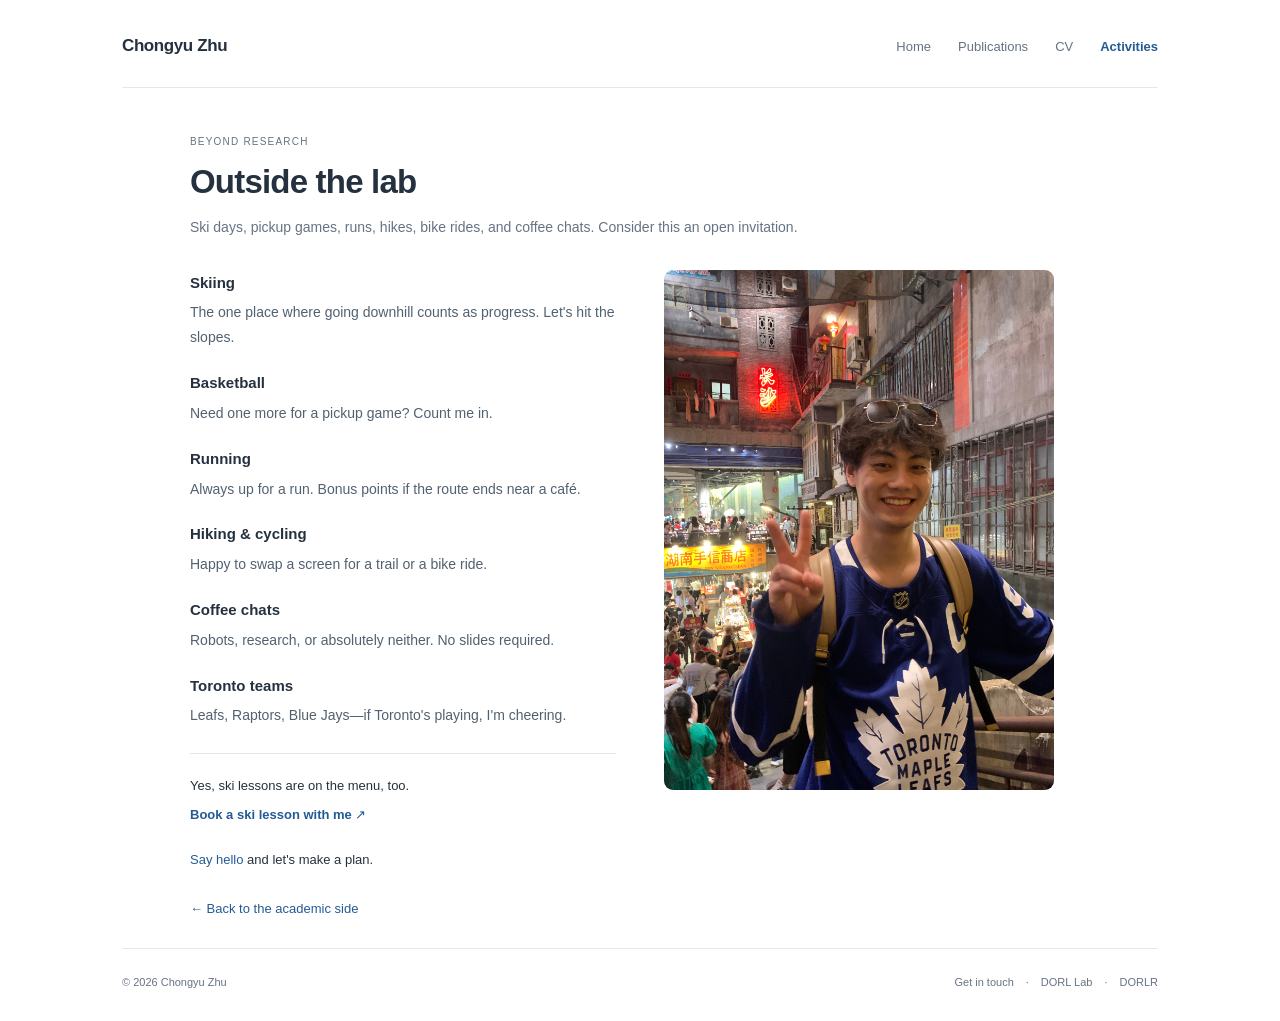
<file: activities.html>
<!doctype html>
<html lang="en"><head><meta charset="utf-8"><meta name="viewport" content="width=device-width, initial-scale=1">
<title>Activities | Chongyu Zhu</title><meta name="description" content="Skiing, basketball, running, hiking, cycling, coffee chats, and cheering for Toronto teams with Chongyu (Chay) Zhu.">
<link rel="canonical" href="https://chongyuzhu.com/activities.html"><meta name="theme-color" content="#ffffff">
<meta property="og:title" content="Activities | Chongyu Zhu"><meta property="og:description" content="Skiing, basketball, running, hiking, cycling, coffee chats, and cheering for Toronto teams with Chongyu (Chay) Zhu."><meta property="og:type" content="website"><meta property="og:url" content="https://chongyuzhu.com/activities.html"><meta property="og:image" content="https://chongyuzhu.com/portrait-skiing.jpg">
<link rel="icon" href="favicon.svg" type="image/svg+xml"><link rel="stylesheet" href="style.css"><script src="site.js" defer></script>
</head><body><div class="site-wrap"><a class="skip-link" href="#main">Skip to content</a><header class="site-header"><a class="brand" href="./">Chongyu Zhu</a><nav aria-label="Main navigation"><a href="./">Home</a><a href="./#publications">Publications</a><a href="cv.html">CV</a><a href="activities.html" aria-current="page">Activities</a></nav></header><main id="main" class="activities-page"><p class="eyebrow">Beyond research</p><h1>Outside the lab</h1><p class="activities-intro">Ski days, pickup games, runs, hikes, bike rides, and coffee chats. Consider this an open invitation.</p>
<div class="activities-grid"><div class="activities-copy"><dl class="activity-list">
<div><dt>Skiing</dt><dd>The one place where going downhill counts as progress. Let's hit the slopes.</dd></div>
<div><dt>Basketball</dt><dd>Need one more for a pickup game? Count me in.</dd></div>
<div><dt>Running</dt><dd>Always up for a run. Bonus points if the route ends near a café.</dd></div>
<div><dt>Hiking &amp; cycling</dt><dd>Happy to swap a screen for a trail or a bike ride.</dd></div>
<div><dt>Coffee chats</dt><dd>Robots, research, or absolutely neither. No slides required.</dd></div>
<div><dt>Toronto teams</dt><dd>Leafs, Raptors, Blue Jays—if Toronto's playing, I'm cheering.</dd></div></dl>
<div class="ski-lessons"><p>Yes, ski lessons are on the menu, too.</p><a href="https://www.snowyaction.com/team/chay">Book a ski lesson with me <span aria-hidden="true">↗</span></a></div>
<p class="activity-invite"><a href="mailto:cyzhu@mie.utoronto.ca">Say hello</a> and let's make a plan.</p></div>
<figure class="activity-photo"><img src="activity-jersey.jpg" width="3024" height="4032" alt="Chongyu Zhu smiling in a Toronto Maple Leafs jersey" fetchpriority="high"></figure></div>
<p class="back-home"><a href="./">← Back to the academic side</a></p></main><footer class="site-footer"><span>© 2026 Chongyu Zhu</span><span><a href="./#contact">Get in touch</a><span class="footer-dot" aria-hidden="true">·</span><a href="https://dorl.mie.utoronto.ca/">DORL Lab</a><span class="footer-dot" aria-hidden="true">·</span><a href="https://dorlr.github.io/">DORLR</a></span></footer></div></body></html>
</file>
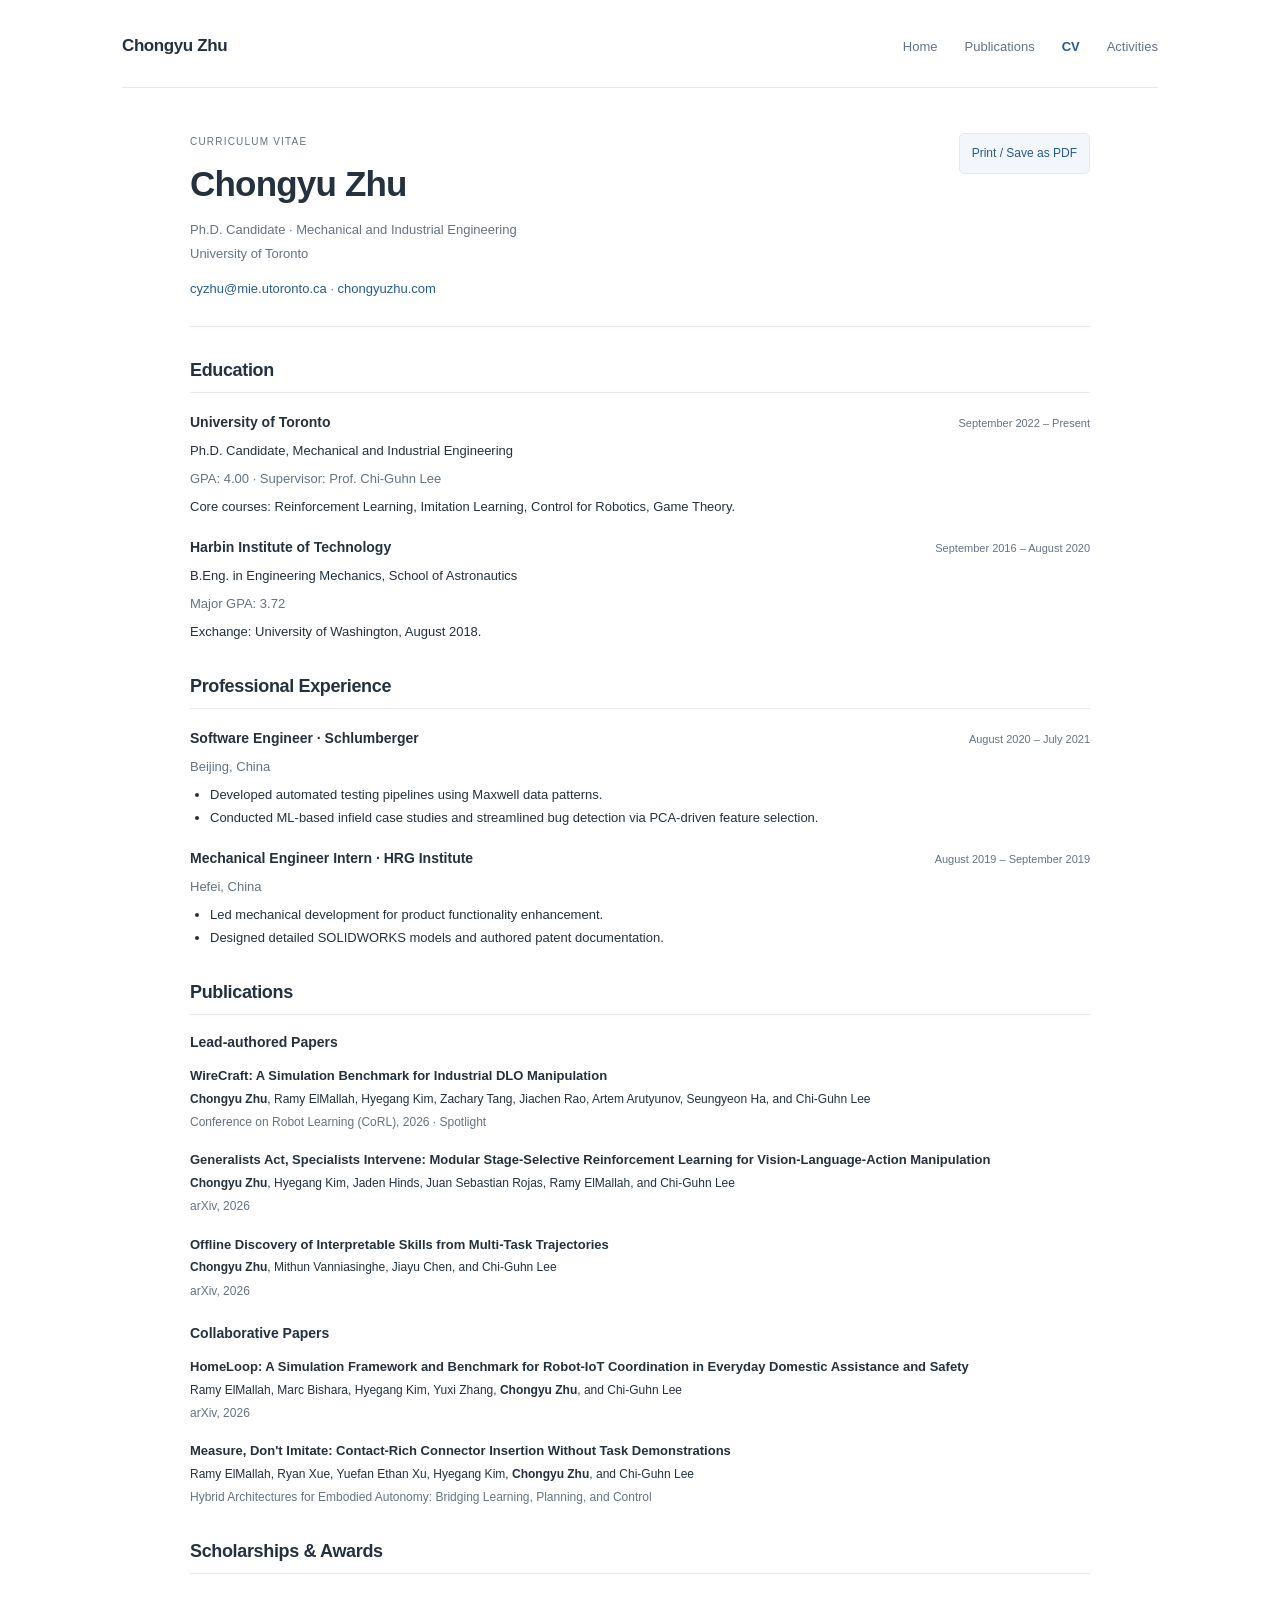
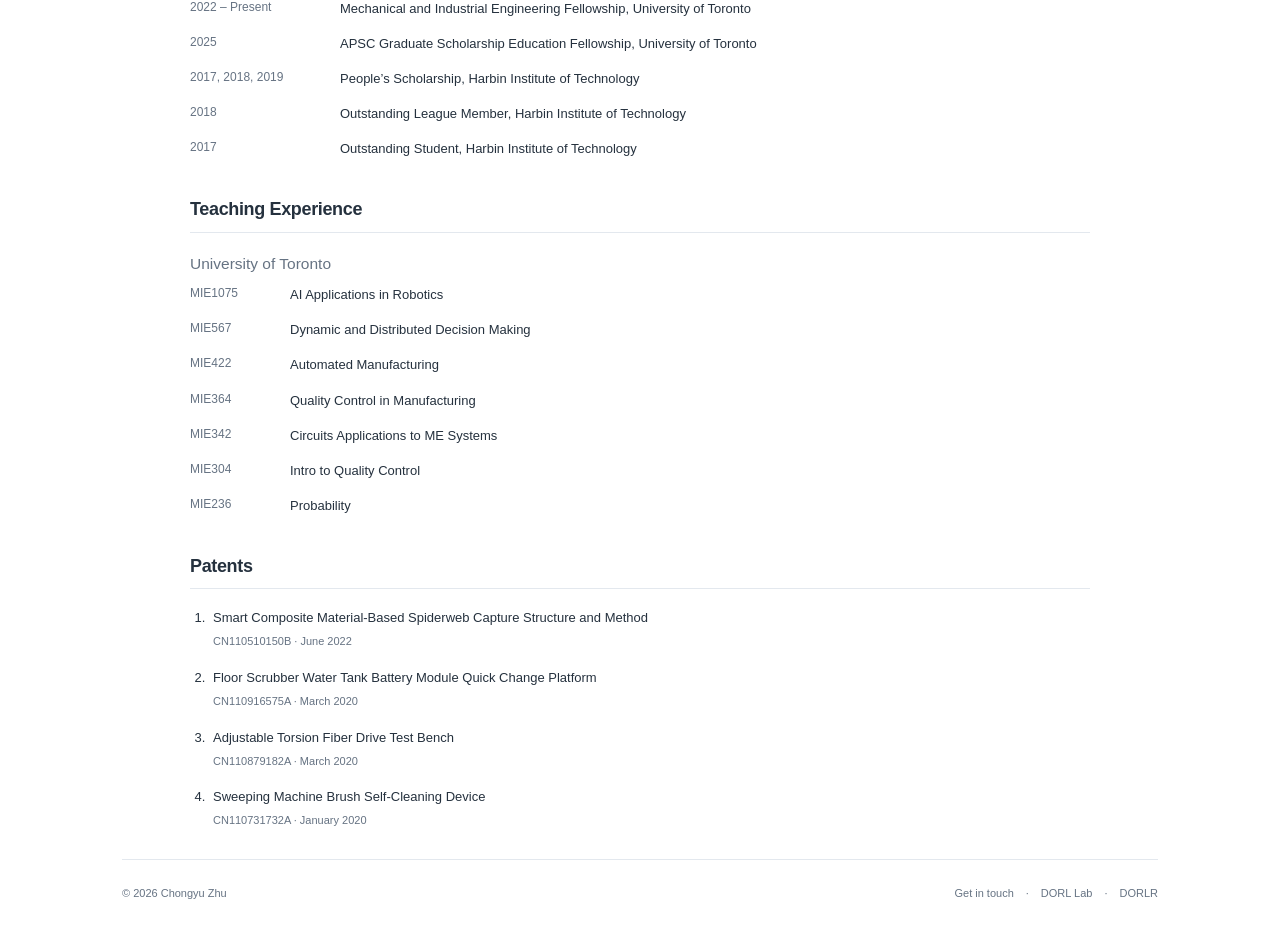
<file: cv.html>
<!doctype html>
<html lang="en"><head><meta charset="utf-8"><meta name="viewport" content="width=device-width, initial-scale=1">
<title>Curriculum Vitae | Chongyu Zhu</title><meta name="description" content="Education, professional experience, publications, awards, and teaching experience of Chongyu Zhu at the University of Toronto.">
<link rel="canonical" href="https://chongyuzhu.com/cv.html"><meta name="theme-color" content="#ffffff">
<meta property="og:title" content="Curriculum Vitae | Chongyu Zhu"><meta property="og:description" content="Education, professional experience, publications, awards, and teaching experience of Chongyu Zhu at the University of Toronto."><meta property="og:type" content="website"><meta property="og:url" content="https://chongyuzhu.com/cv.html"><meta property="og:image" content="https://chongyuzhu.com/portrait-skiing.jpg">
<link rel="icon" href="favicon.svg" type="image/svg+xml"><link rel="stylesheet" href="style.css"><script src="site.js" defer></script>
</head><body><div class="site-wrap"><a class="skip-link" href="#main">Skip to content</a><header class="site-header"><a class="brand" href="./">Chongyu Zhu</a><nav aria-label="Main navigation"><a href="./">Home</a><a href="./#publications">Publications</a><a href="cv.html" aria-current="page">CV</a><a href="activities.html">Activities</a></nav></header><main id="main" class="cv-page"><div class="cv-heading"><div><p class="eyebrow">Curriculum Vitae</p><h1>Chongyu Zhu</h1><p>Ph.D. Candidate · Mechanical and Industrial Engineering<br>University of Toronto</p><p class="cv-contact"><a href="mailto:cyzhu@mie.utoronto.ca">cyzhu@mie.utoronto.ca</a><span aria-hidden="true"> · </span><a href="https://chongyuzhu.com">chongyuzhu.com</a></p></div><button type="button" class="print-button" id="print-cv">Print / Save as PDF</button></div>
<section aria-labelledby="education-title"><h2 id="education-title">Education</h2><article class="cv-item"><div class="cv-item-heading"><h3>University of Toronto</h3><time>September 2022 – Present</time></div><p>Ph.D. Candidate, Mechanical and Industrial Engineering</p><p class="muted">GPA: 4.00 · Supervisor: Prof. Chi-Guhn Lee</p><p>Core courses: Reinforcement Learning, Imitation Learning, Control for Robotics, Game Theory.</p></article><article class="cv-item"><div class="cv-item-heading"><h3>Harbin Institute of Technology</h3><time>September 2016 – August 2020</time></div><p>B.Eng. in Engineering Mechanics, School of Astronautics</p><p class="muted">Major GPA: 3.72</p><p>Exchange: University of Washington, August 2018.</p></article></section>
<section aria-labelledby="work-title"><h2 id="work-title">Professional Experience</h2><article class="cv-item"><div class="cv-item-heading"><h3>Software Engineer · Schlumberger</h3><time>August 2020 – July 2021</time></div><p class="muted">Beijing, China</p><ul><li>Developed automated testing pipelines using Maxwell data patterns.</li><li>Conducted ML-based infield case studies and streamlined bug detection via PCA-driven feature selection.</li></ul></article><article class="cv-item"><div class="cv-item-heading"><h3>Mechanical Engineer Intern · HRG Institute</h3><time>August 2019 – September 2019</time></div><p class="muted">Hefei, China</p><ul><li>Led mechanical development for product functionality enhancement.</li><li>Designed detailed SOLIDWORKS models and authored patent documentation.</li></ul></article></section>
<section aria-labelledby="cv-pub-title"><h2 id="cv-pub-title">Publications</h2><div class="publication-group" role="group" aria-labelledby="lead-papers-title"><h3 class="publication-group-title" id="lead-papers-title">Lead-authored Papers</h3><article class="cv-publication"><h4 class="publication-title"><a href="https://arxiv.org/abs/2606.18097">WireCraft: A Simulation Benchmark for Industrial DLO Manipulation</a></h4><p><strong>Chongyu Zhu</strong>, Ramy ElMallah, Hyegang Kim, Zachary Tang, Jiachen Rao, Artem Arutyunov, Seungyeon Ha, and Chi-Guhn Lee</p><p class="muted">Conference on Robot Learning (CoRL), 2026 · Spotlight</p></article><article class="cv-publication"><h4 class="publication-title"><a href="https://arxiv.org/abs/2609.26467">Generalists Act, Specialists Intervene: Modular Stage-Selective Reinforcement Learning for Vision-Language-Action Manipulation</a></h4><p><strong>Chongyu Zhu</strong>, Hyegang Kim, Jaden Hinds, Juan Sebastian Rojas, Ramy ElMallah, and Chi-Guhn Lee</p><p class="muted">arXiv, 2026</p></article><article class="cv-publication"><h4 class="publication-title"><a href="https://arxiv.org/abs/2602.01018">Offline Discovery of Interpretable Skills from Multi-Task Trajectories</a></h4><p><strong>Chongyu Zhu</strong>, Mithun Vanniasinghe, Jiayu Chen, and Chi-Guhn Lee</p><p class="muted">arXiv, 2026</p></article></div><div class="publication-group" role="group" aria-labelledby="collaborative-papers-title"><h3 class="publication-group-title" id="collaborative-papers-title">Collaborative Papers</h3><article class="cv-publication"><h4 class="publication-title"><a href="https://arxiv.org/abs/2611.08914">HomeLoop: A Simulation Framework and Benchmark for Robot-IoT Coordination in Everyday Domestic Assistance and Safety</a></h4><p>Ramy ElMallah, Marc Bishara, Hyegang Kim, Yuxi Zhang, <strong>Chongyu Zhu</strong>, and Chi-Guhn Lee</p><p class="muted">arXiv, 2026</p></article><article class="cv-publication"><h4 class="publication-title"><a href="https://openreview.net/forum?id=7MxKHOoMVz">Measure, Don&#x27;t Imitate: Contact-Rich Connector Insertion Without Task Demonstrations</a></h4><p>Ramy ElMallah, Ryan Xue, Yuefan Ethan Xu, Hyegang Kim, <strong>Chongyu Zhu</strong>, and Chi-Guhn Lee</p><p class="muted">Hybrid Architectures for Embodied Autonomy: Bridging Learning, Planning, and Control</p></article></div></section>
<section aria-labelledby="awards-title"><h2 id="awards-title">Scholarships &amp; Awards</h2><dl class="cv-rows"><div><dt>2022 – Present</dt><dd>Mechanical and Industrial Engineering Fellowship, University of Toronto</dd></div><div><dt>2025</dt><dd>APSC Graduate Scholarship Education Fellowship, University of Toronto</dd></div><div><dt>2017, 2018, 2019</dt><dd>People’s Scholarship, Harbin Institute of Technology</dd></div><div><dt>2018</dt><dd>Outstanding League Member, Harbin Institute of Technology</dd></div><div><dt>2017</dt><dd>Outstanding Student, Harbin Institute of Technology</dd></div></dl></section>
<section aria-labelledby="teaching-title"><h2 id="teaching-title">Teaching Experience</h2><p class="muted">University of Toronto</p><dl class="cv-rows courses"><div><dt>MIE1075</dt><dd>AI Applications in Robotics</dd></div><div><dt>MIE567</dt><dd>Dynamic and Distributed Decision Making</dd></div><div><dt>MIE422</dt><dd>Automated Manufacturing</dd></div><div><dt>MIE364</dt><dd>Quality Control in Manufacturing</dd></div><div><dt>MIE342</dt><dd>Circuits Applications to ME Systems</dd></div><div><dt>MIE304</dt><dd>Intro to Quality Control</dd></div><div><dt>MIE236</dt><dd>Probability</dd></div></dl></section>
<section aria-labelledby="cv-patents-title"><h2 id="cv-patents-title">Patents</h2><ol class="patent-list"><li><a href="https://patents.google.com/patent/CN110510150B/en">Smart Composite Material-Based Spiderweb Capture Structure and Method</a><span class="patent-meta">CN110510150B · June 2022</span></li><li><a href="https://patents.google.com/patent/CN110916575A/en">Floor Scrubber Water Tank Battery Module Quick Change Platform</a><span class="patent-meta">CN110916575A · March 2020</span></li><li><a href="https://patents.google.com/patent/CN110879182A/en">Adjustable Torsion Fiber Drive Test Bench</a><span class="patent-meta">CN110879182A · March 2020</span></li><li><a href="https://patents.google.com/patent/CN110731732A/en">Sweeping Machine Brush Self-Cleaning Device</a><span class="patent-meta">CN110731732A · January 2020</span></li></ol></section></main><footer class="site-footer"><span>© 2026 Chongyu Zhu</span><span><a href="./#contact">Get in touch</a><span class="footer-dot" aria-hidden="true">·</span><a href="https://dorl.mie.utoronto.ca/">DORL Lab</a><span class="footer-dot" aria-hidden="true">·</span><a href="https://dorlr.github.io/">DORLR</a></span></footer></div></body></html>
</file>
<file: style.css>
:root{--ink:#25313e;--muted:#667383;--link:#245b96;--line:#e3e8ee;--soft:#f3f6fa;--paper:#fff;font-family:-apple-system,BlinkMacSystemFont,"Segoe UI",Arial,sans-serif;color:var(--ink);background:var(--paper);font-synthesis:none;text-rendering:optimizeLegibility}*{box-sizing:border-box}html{scroll-behavior:smooth;scroll-padding-top:32px}body{margin:0;font-size:15.5px;line-height:1.78}a{color:var(--link);text-decoration:none;text-underline-offset:3px}a:hover{text-decoration:underline}a:focus-visible,button:focus-visible,summary:focus-visible{outline:3px solid #7ba7d8;outline-offset:4px;border-radius:3px}img{max-width:100%;display:block}h1,h2,h3,h4,p,figure,dl{margin:0}p+p{margin-top:16px}h1{font-size:31px;font-weight:620;line-height:1.3;letter-spacing:-.8px}h2{font-size:23px;font-weight:600;line-height:1.4;letter-spacing:-.35px}h3,h4{font-size:16px;font-weight:600;line-height:1.5}strong{font-weight:600}button,summary{font:inherit}button,summary{cursor:pointer}.site-wrap{max-width:1120px;margin:auto;padding:0 42px}.site-header{display:flex;justify-content:space-between;align-items:center;gap:24px;padding:29px 0 23px;border-bottom:1px solid var(--line)}.brand{font-size:17px;font-weight:650;letter-spacing:-.4px;color:var(--ink)}.site-header nav{display:flex;align-items:center;gap:27px;font-size:13px}.site-header nav a{color:var(--muted);padding:6px 0}.site-header nav a[aria-current=page]{color:var(--link);font-weight:600}.skip-link{position:absolute;left:16px;top:-60px;padding:10px;background:#fff;z-index:10}.skip-link:focus{top:10px}.home-grid{display:grid;grid-template-columns:210px minmax(0,1fr);gap:56px;padding-top:47px}.profile{align-self:start}.portrait-frame{width:190px;height:207px;border-radius:9px;overflow:hidden;background:var(--soft)}.portrait-frame img{width:100%;height:100%;object-fit:cover;object-position:83% 42%;transform:scale(1.25);transform-origin:69% 36%}.profile h2{font-size:24px;margin-top:20px}.profile .also{font-size:13px;color:var(--muted);margin-top:3px}.affiliation{font-size:12px;line-height:1.9;color:var(--muted);margin-top:14px}.lab{font-size:13px;margin-top:14px}.lab-dot{padding:0 7px;color:var(--muted)}.profile-links{display:flex;flex-wrap:wrap;gap:4px 15px;font-size:12px;margin-top:9px}.eyebrow{text-transform:uppercase;letter-spacing:1.2px;font-size:10px;color:var(--muted);margin-bottom:10px}.home-content section{margin-bottom:42px}.home-content section>h2{margin-bottom:14px}.home-content h1{margin-bottom:18px}.interest-tags{display:flex;flex-wrap:wrap;gap:7px;margin-top:22px}.interest-tags span{font-size:11px;background:var(--soft);color:#3e5e7d;padding:4px 10px;border-radius:4px}.section-title{display:flex;gap:12px;align-items:baseline;justify-content:space-between;margin-bottom:14px}.section-label,.section-link{font-size:12px;color:var(--muted)}.section-link{color:var(--link);white-space:nowrap}.section-intro{font-size:13px;color:var(--muted);margin-top:0;margin-bottom:17px}.news-list{list-style:none;padding:0;margin:0}.news-list li{display:grid;grid-template-columns:80px minmax(0,1fr);gap:13px;border-top:1px solid var(--line);padding:11px 0;font-size:13px}.news-list time{color:var(--muted);font-size:12px;padding-top:1px}.publication{padding:21px 0 23px;border-top:1px solid var(--line)}.publication-meta{display:flex;gap:9px;align-items:center;flex-wrap:wrap;font-size:11px;color:var(--muted);margin-bottom:9px}.pub-badge{padding:1px 7px;line-height:1.7;background:var(--soft);color:#51647d;border-radius:4px}.pub-badge.spotlight{background:#edf4eb;color:#3d6837;font-weight:600}.publication .publication-title{font-size:16px;line-height:1.5}.publication .publication-title a{color:var(--ink)}.publication .publication-title a:hover{color:var(--link)}.authors{font-size:12px;color:var(--muted);margin-top:8px;line-height:1.8}.authors strong{color:var(--ink)}.paper-description{font-size:13px;margin-top:9px;color:#526170;line-height:1.7}.paper-links{display:flex;gap:16px;flex-wrap:wrap;align-items:flex-start;margin-top:12px;font-size:12px}.citation{display:contents}.citation summary{color:var(--link);list-style:none}.citation summary::-webkit-details-marker{display:none}.citation summary::after{content:" +"}.citation[open] summary::after{content:" −"}.citation pre{width:100%;flex-basis:100%;margin:0;background:var(--soft);padding:15px;border-radius:5px;white-space:pre-wrap;overflow-wrap:anywhere;font-size:11px;line-height:1.7}.patent-list{padding-left:19px;font-size:13px}.patent-list li{padding-left:4px;margin-bottom:14px}.patent-list a{color:var(--ink)}.patent-list a:hover{color:var(--link)}.patent-meta{display:block;font-size:11px;color:var(--muted);margin-top:3px}.site-footer{display:flex;justify-content:space-between;gap:14px;padding:24px 0 29px;border-top:1px solid var(--line);font-size:11px;color:var(--muted);margin-top:28px}.footer-dot{padding:0 12px}.site-footer a{color:var(--muted)}.cv-page{max-width:900px;margin:45px auto 0}.cv-heading{display:flex;justify-content:space-between;gap:25px;align-items:flex-start;border-bottom:1px solid var(--line);padding-bottom:26px}.cv-heading h1{font-size:35px;margin-bottom:12px}.cv-heading p{font-size:13px;color:var(--muted)}.cv-heading .eyebrow{font-size:10px}.cv-contact{margin-top:12px!important}.print-button{color:var(--link);background:var(--soft);border:1px solid var(--line);border-radius:5px;font-size:12px;padding:9px 12px;white-space:nowrap}.cv-page section{margin-top:31px}.cv-page section>h2{font-size:18px;padding-bottom:9px;border-bottom:1px solid var(--line);margin-bottom:17px}.cv-item{margin:19px 0}.cv-item-heading{display:flex;gap:17px;justify-content:space-between;align-items:baseline}.cv-item-heading h3{font-size:14px}.cv-item-heading time{font-size:11px;color:var(--muted);white-space:nowrap}.cv-item p,.cv-item ul{font-size:13px;margin-top:5px}.muted{color:var(--muted)}.cv-item ul{padding-left:20px}.cv-publication{margin-bottom:18px}.cv-publication .publication-title{font-size:13px}.cv-publication .publication-title a{color:var(--ink)}.cv-publication p{font-size:12px;margin-top:3px;line-height:1.7}.cv-rows{font-size:13px}.cv-rows>div{display:grid;grid-template-columns:130px 1fr;gap:20px;padding:6px 0}.cv-rows dt{font-size:12px;color:var(--muted)}.cv-rows dd{margin:0}.courses>div{grid-template-columns:80px 1fr}.activities-page{max-width:900px;margin:45px auto 0}.activities-page h1{font-size:33px}.activities-intro{font-size:14px;color:var(--muted);margin-top:11px}.activity-photo{margin:0;max-width:390px}.activity-photo img{border-radius:9px;width:100%;height:auto}.activity-photo figcaption{font-size:12px;color:var(--muted);margin-top:10px}.back-home{font-size:13px;margin-top:25px}.not-found{max-width:650px;margin:90px auto;padding:24px}.not-found p{margin:20px 0}
.profile-contact{margin-top:18px;padding-top:14px;border-top:1px solid var(--line)}
.profile-contact h3{font-size:10px;text-transform:uppercase;letter-spacing:1px;color:var(--muted);margin-bottom:7px}
.profile-email{font-size:12px;overflow-wrap:anywhere}
.profile-contact address{font-size:11px;line-height:1.8;font-style:normal;color:var(--muted);margin-top:12px}
.travel-list{border-left:2px solid var(--line);padding-left:17px;font-size:13px}
.travel-list>div{display:grid;grid-template-columns:93px minmax(0,1fr);gap:13px;padding:4px 0}
.travel-list dt{font-size:12px;color:var(--muted)}
.travel-list dd{margin:0}
.travel-note{font-size:12px;margin-top:14px;color:var(--muted)}
.activities-grid{display:grid;grid-template-columns:minmax(0,1fr) minmax(0,1fr);gap:48px;margin-top:30px;align-items:start}
.activity-list>div+div{margin-top:20px}
.activity-list dt{font-weight:600;font-size:15px}
.activity-list dd{margin:4px 0 0;font-size:14px;color:#526170}
.ski-lessons{border-top:1px solid var(--line);margin-top:25px;padding-top:20px;font-size:13px}
.ski-lessons a{display:inline-block;margin-top:6px;font-weight:600}
.activity-invite{font-size:13px;margin-top:22px}
@media(min-width:641px){.profile{position:sticky;top:24px}}@media(max-width:850px){.site-wrap{padding:0 28px}.home-grid{grid-template-columns:180px minmax(0,1fr);gap:32px}.portrait-frame{width:165px;height:182px}.profile h2{font-size:22px}.site-header nav{gap:20px}.cv-item-heading{display:block}.cv-item-heading time{display:block;margin-top:3px}}@media(max-width:640px){body{font-size:15px}.site-wrap{padding:0 23px}.site-header{padding:21px 0 18px;gap:12px;flex-wrap:wrap}.brand{font-size:16px}.site-header nav{gap:19px;font-size:12px;width:100%}.site-header nav a{min-height:32px}.home-grid{display:block;padding-top:27px}.profile{display:grid;grid-template-columns:116px minmax(0,1fr);gap:19px;align-items:start;padding-bottom:27px;border-bottom:1px solid var(--line);margin-bottom:28px}.portrait-frame{width:116px;height:144px}.profile h2{font-size:22px;margin:0}.profile .also{font-size:11px}.affiliation{font-size:11px;line-height:1.7;margin-top:7px}.lab{font-size:11px;margin-top:5px}.profile-links{font-size:11px;gap:5px 10px;border:0;margin-top:9px;padding:0}.home-content h1{font-size:28px}.eyebrow{font-size:9px;letter-spacing:.8px}.home-content section{margin-bottom:34px}.home-content h2{font-size:21px}.news-list li{grid-template-columns:66px 1fr;gap:9px}.news-list time{font-size:11px}.section-label{display:none}.section-title{align-items:center}.section-link{font-size:11px}.publication .publication-title{font-size:15px}.site-footer{font-size:10px;margin-top:12px;flex-wrap:wrap}.cv-page,.activities-page{margin-top:29px}.cv-heading{flex-direction:column;gap:18px}.cv-heading h1{font-size:30px}.cv-rows>div{grid-template-columns:100px 1fr;gap:14px;font-size:12px}.cv-rows dt{font-size:11px}.courses>div{grid-template-columns:70px 1fr}.activities-page h1{font-size:29px}}@media(max-width:640px){.profile-contact{grid-column:1/-1;margin-top:0;padding-top:14px}.profile-contact address{margin-top:10px}.activities-grid{grid-template-columns:1fr;gap:26px}.activity-photo{max-width:480px}.travel-list>div{grid-template-columns:80px minmax(0,1fr);gap:10px}}@media(prefers-reduced-motion:reduce){html{scroll-behavior:auto}}@media print{@page{size:A4;margin:17mm}body{font-size:10pt;color:#000;line-height:1.5}.site-wrap{max-width:none;padding:0}.site-header,.site-footer,.print-button,.skip-link{display:none}.cv-page{max-width:none;margin:0}.cv-heading{padding-bottom:12px}.cv-heading h1{font-size:25pt}.cv-page section{margin-top:16px}.cv-page section>h2{font-size:13pt;break-after:avoid}.cv-item,.cv-publication,.cv-rows>div,.patent-list li{break-inside:avoid}.cv-item p,.cv-item ul,.cv-rows,.patent-list{font-size:9pt}.cv-item-heading{display:flex}.cv-item-heading h3{font-size:10pt}.cv-item-heading time{font-size:8pt}a{color:#000;text-decoration:none}.cv-item{margin:12px 0}.cv-publication{margin-bottom:12px}.cv-publication .publication-title{font-size:9pt}.cv-publication p{font-size:8pt}.cv-rows>div{padding:3px 0}}

.publication-group+.publication-group{margin-top:30px}.publication-group-title{font-size:17px;font-weight:600;line-height:1.5;margin-bottom:13px}.publication-group-note{font-size:12px;color:var(--muted);margin:-7px 0 15px}.publication--collaborative{padding:17px 0}.publication--collaborative .publication-title{font-size:14px}.cv-page .publication-group-title{font-size:14px;margin:0 0 13px}.cv-page .publication-group+.publication-group{margin-top:22px}@media print{.publication-group-title{break-after:avoid}.cv-page .publication-group-title{font-size:10pt}}
</file>
